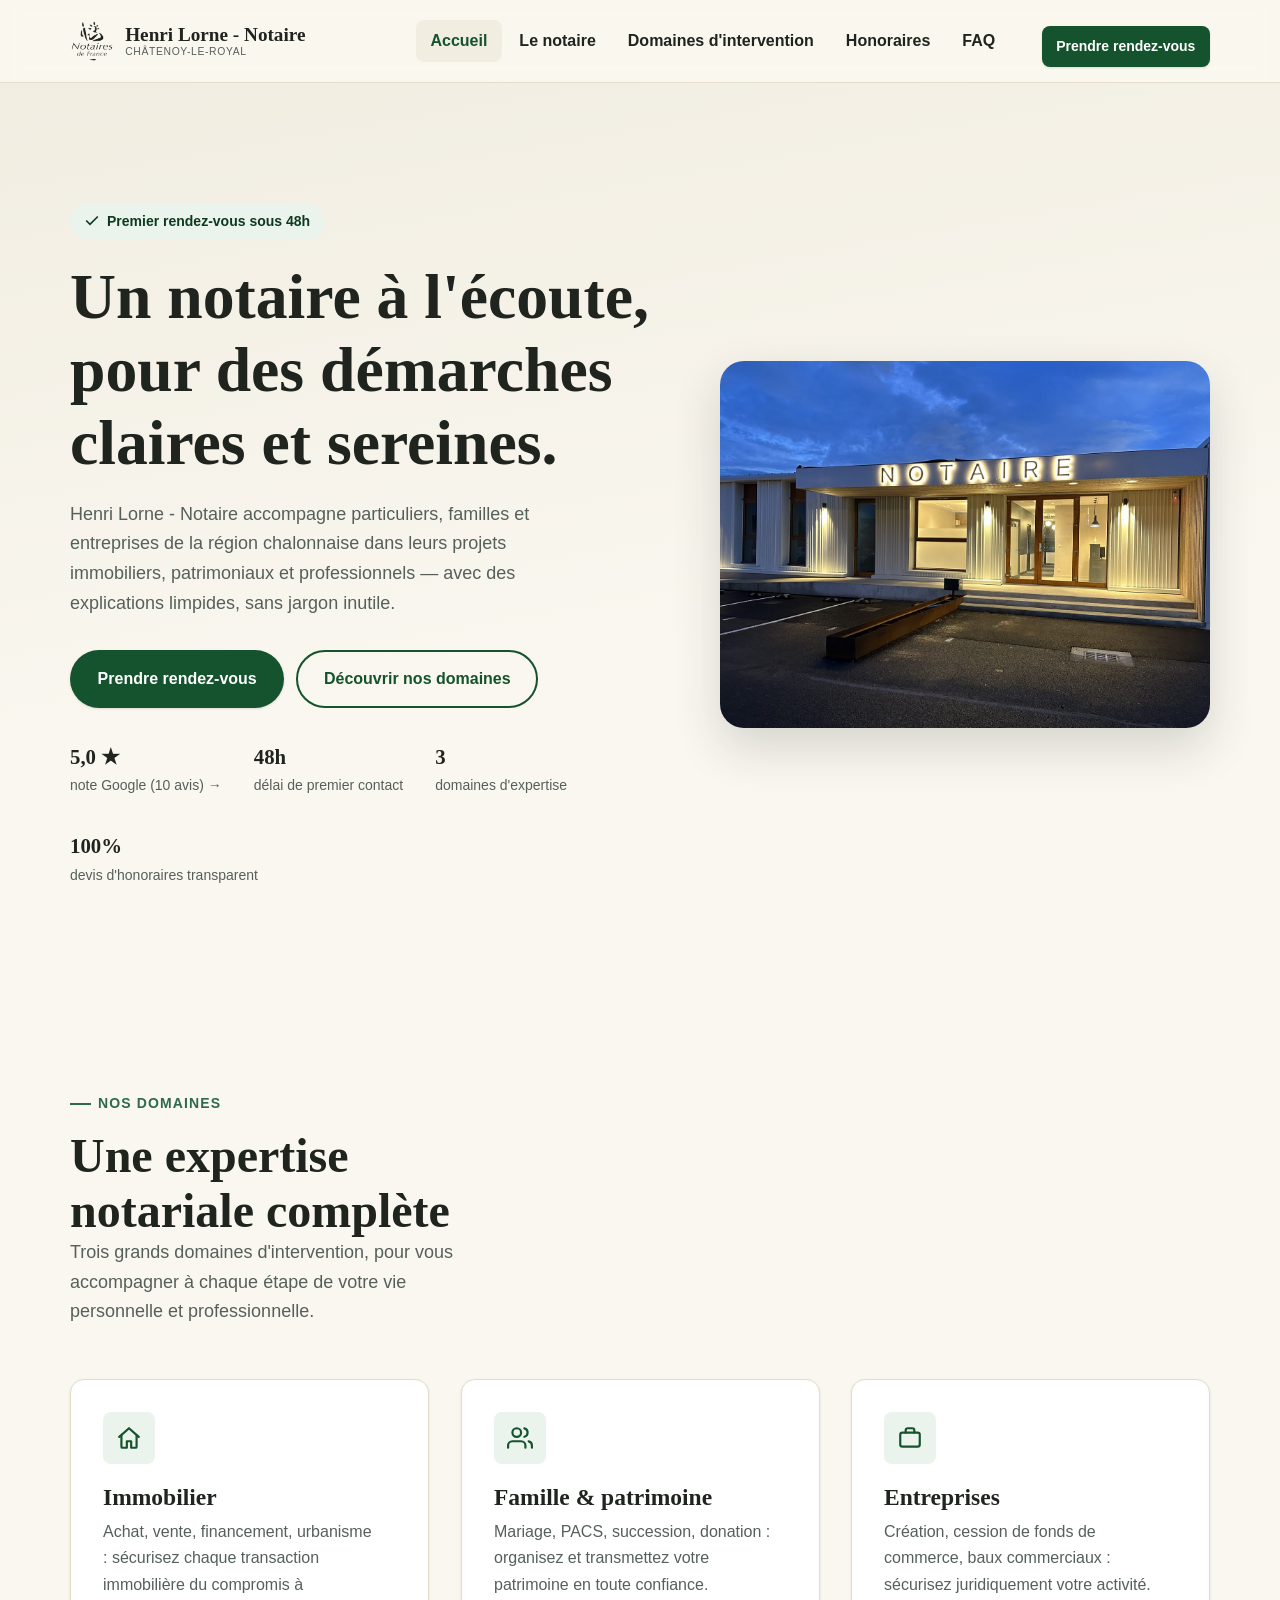
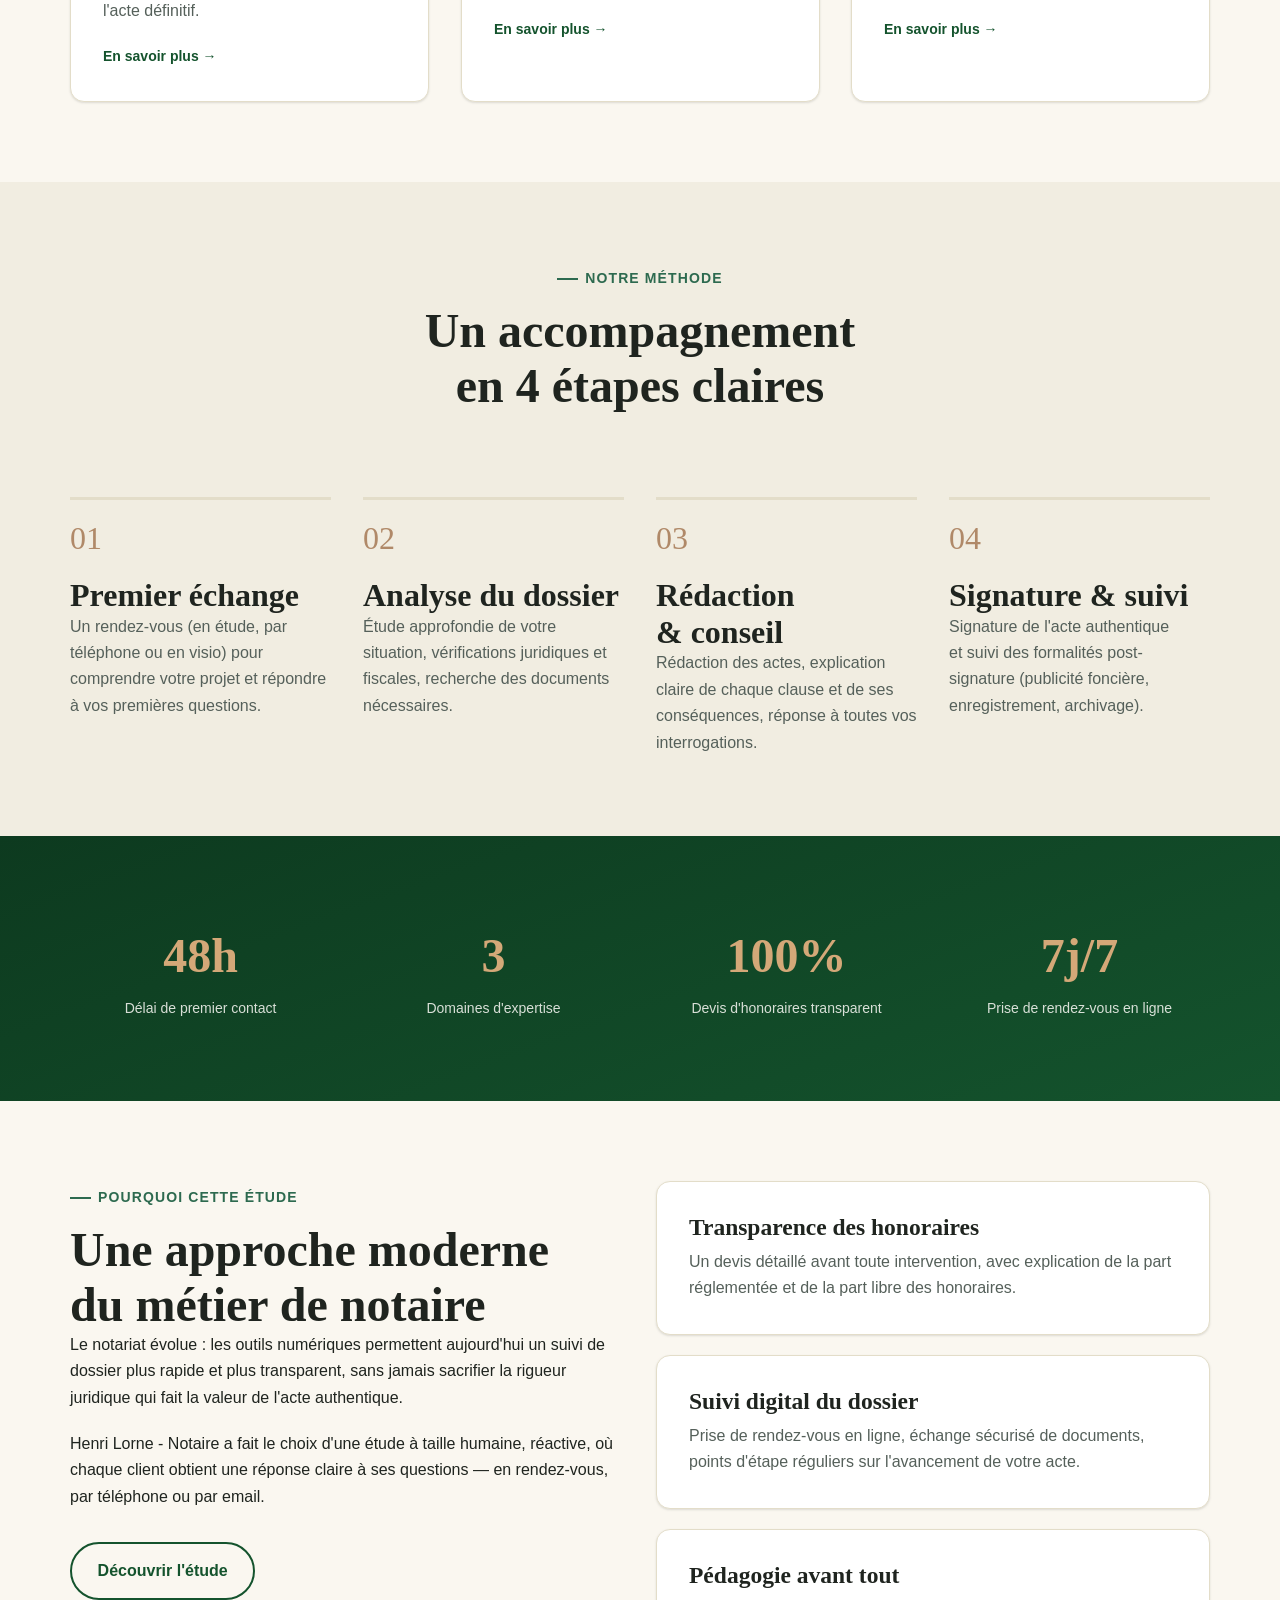
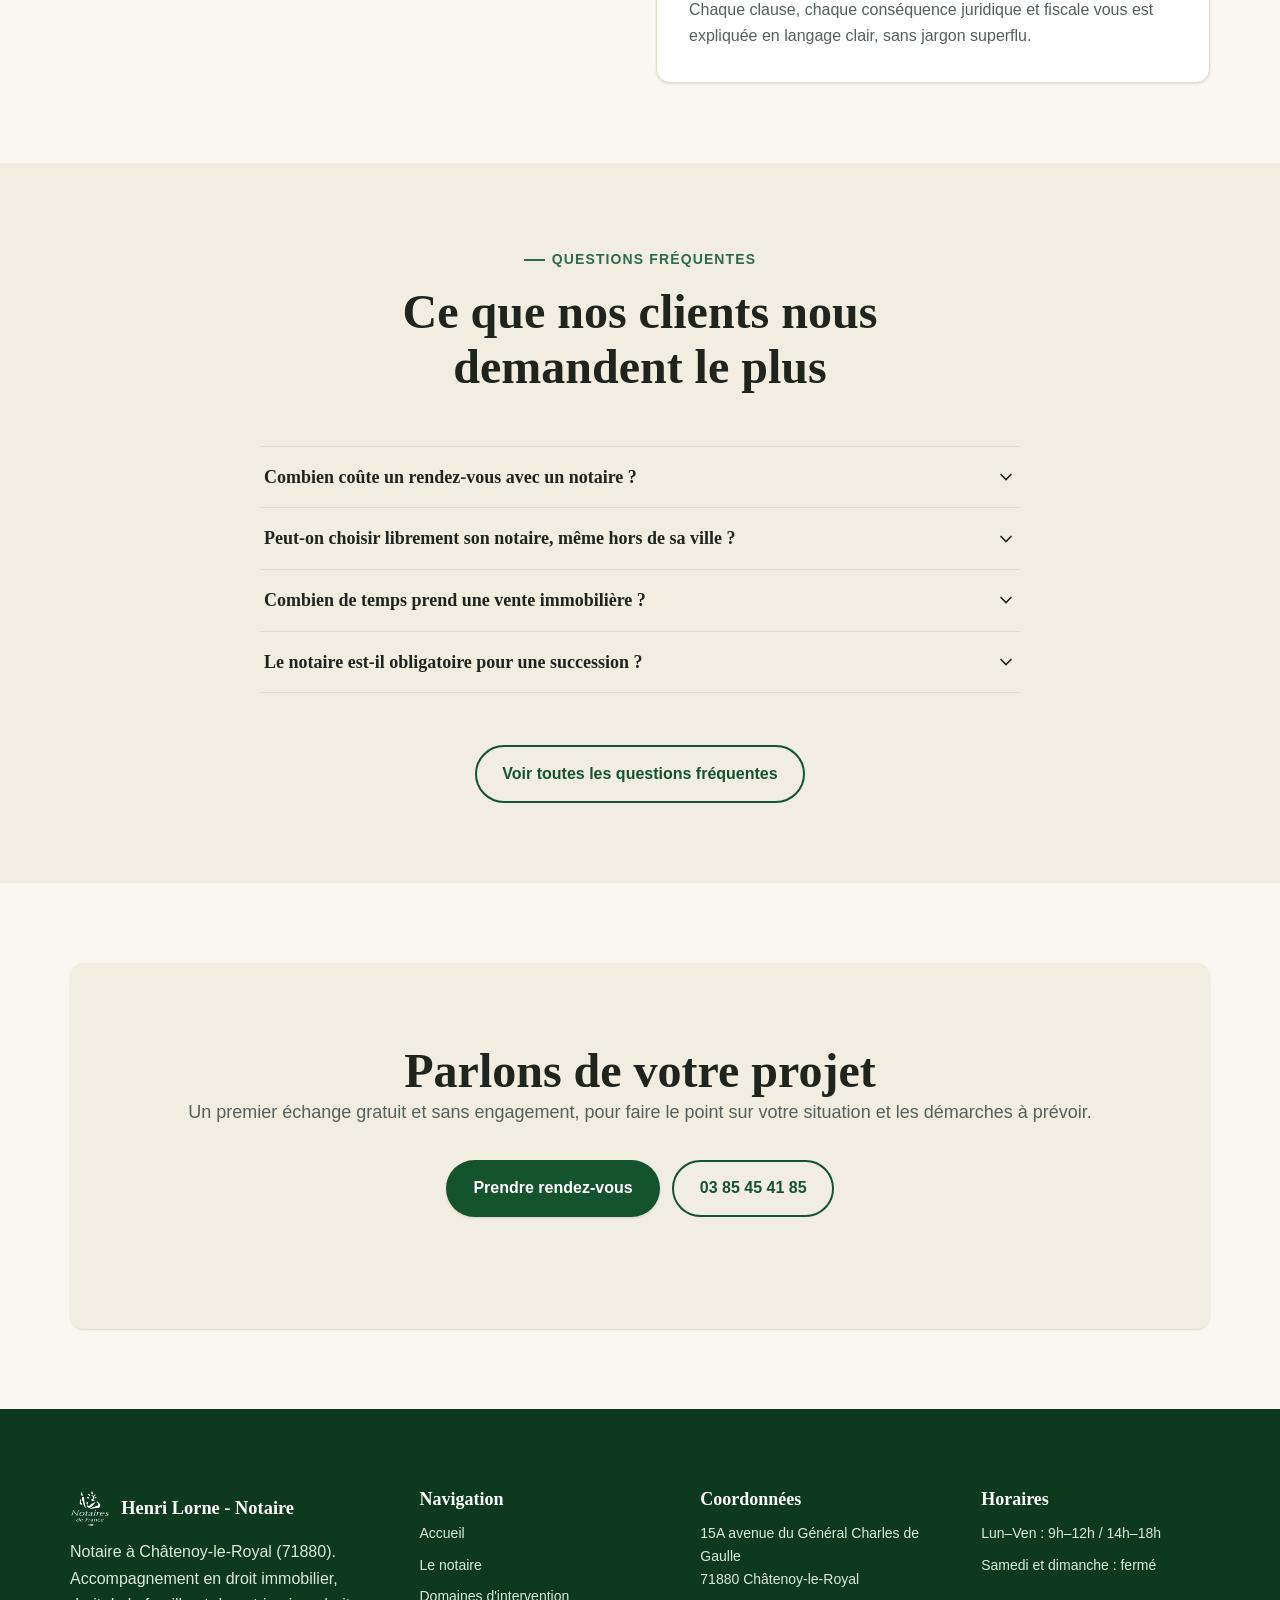
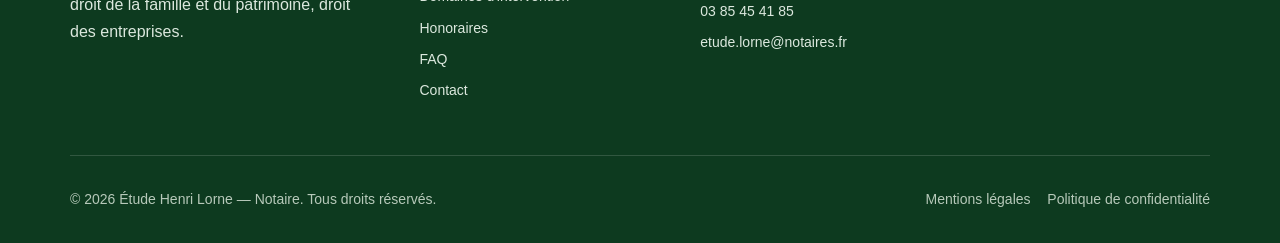
<file: index.html>
<!doctype html>
<html lang="fr">
<head>
  <meta charset="UTF-8">
  <meta name="viewport" content="width=device-width, initial-scale=1">
  <title>Henri Lorne - Notaire — Châtenoy-le-Royal | Immobilier, Famille, Entreprises</title>
  <meta name="description" content="Étude notariale à Châtenoy-le-Royal (71880). Henri Lorne - Notaire vous accompagne pour vos projets immobiliers, successions, donations, contrats de mariage et opérations d'entreprise. Premier rendez-vous sous 48h.">
  <link rel="canonical" href="https://lorne.notaires.fr/">

  <meta property="og:type" content="website">
  <meta property="og:site_name" content="Henri Lorne - Notaire">
  <meta property="og:title" content="Henri Lorne - Notaire — Châtenoy-le-Royal">
  <meta property="og:description" content="Immobilier, famille & patrimoine, entreprises : une étude notariale moderne et réactive à Châtenoy-le-Royal.">
  <meta property="og:url" content="https://lorne.notaires.fr/">
  <meta property="og:image" content="https://lorne.notaires.fr/assets/img/og-image.jpg">
  <meta property="og:locale" content="fr_FR">
  <meta name="twitter:card" content="summary_large_image">
  <meta name="twitter:title" content="Henri Lorne - Notaire — Châtenoy-le-Royal">
  <meta name="twitter:description" content="Immobilier, famille & patrimoine, entreprises : une étude notariale moderne et réactive à Châtenoy-le-Royal.">
  <meta name="twitter:image" content="https://lorne.notaires.fr/assets/img/og-image.jpg">

  <link rel="icon" href="/assets/img/favicon.svg" type="image/svg+xml">
  <link rel="icon" href="/assets/img/favicon-32.png" sizes="32x32" type="image/png">
  <link rel="apple-touch-icon" href="/assets/img/apple-touch-icon.png">
  <link rel="manifest" href="/site.webmanifest">
  <meta name="theme-color" content="#14532d">
  <link rel="stylesheet" href="/assets/css/style.css?v=6">

  <script type="application/ld+json">
  {
    "@context": "https://schema.org",
    "@type": "LegalService",
    "@id": "https://lorne.notaires.fr/#organization",
    "name": "Étude notariale Henri Lorne",
    "alternateName": "Henri Lorne - Notaire",
    "description": "Étude notariale à Châtenoy-le-Royal intervenant en droit immobilier, droit de la famille et du patrimoine, droit des entreprises.",
    "image": "https://lorne.notaires.fr/assets/img/og-image.jpg",
    "logo": "https://lorne.notaires.fr/assets/img/icon-512.png",
    "url": "https://lorne.notaires.fr/",
    "telephone": "+33385454185",
    "email": "etude.lorne@notaires.fr",
    "priceRange": "€€",
    "address": {
      "@type": "PostalAddress",
      "streetAddress": "15A avenue du Général Charles de Gaulle",
      "addressLocality": "Châtenoy-le-Royal",
      "postalCode": "71880",
      "addressCountry": "FR"
    },
    "geo": { "@type": "GeoCoordinates", "latitude": 46.7936, "longitude": 4.8306 },
    "areaServed": [{ "@type": "City", "name": "Châtenoy-le-Royal" }, { "@type": "City", "name": "Chalon-sur-Saône" }, { "@type": "AdministrativeArea", "name": "Saône-et-Loire" }],
    "openingHoursSpecification": [
      { "@type": "OpeningHoursSpecification", "dayOfWeek": ["Monday","Tuesday","Wednesday","Thursday","Friday"], "opens": "09:00", "closes": "12:00" },
      { "@type": "OpeningHoursSpecification", "dayOfWeek": ["Monday","Tuesday","Wednesday","Thursday","Friday"], "opens": "14:00", "closes": "18:00" }
    ],
    "founder": { "@type": "Person", "name": "Henri Lorne", "jobTitle": "Notaire" },
    "aggregateRating": { "@type": "AggregateRating", "ratingValue": "5.0", "reviewCount": "10" },
    "sameAs": []
  }
  </script>
</head>
<body>
  <a class="skip-link" href="#main">Aller au contenu principal</a>

  <header class="site-header">
    <div class="container header-bar">
      <a class="brand" href="/">
        <picture>
          <source srcset="/assets/img/ndf-logo-white.png" media="(prefers-color-scheme: dark)">
          <img class="brand__mark" src="/assets/img/ndf-logo-dark.png" alt="" width="44" height="42">
        </picture>
        <span class="brand__text">Henri Lorne - Notaire<small>Châtenoy-le-Royal</small></span>
      </a>
      <button class="nav-toggle" aria-expanded="false" aria-controls="main-nav" aria-label="Ouvrir le menu">
        <svg class="icon-open" viewBox="0 0 24 24" fill="none" stroke="currentColor" stroke-width="2" stroke-linecap="round"><line x1="3" y1="6" x2="21" y2="6"/><line x1="3" y1="12" x2="21" y2="12"/><line x1="3" y1="18" x2="21" y2="18"/></svg>
        <svg class="icon-close" viewBox="0 0 24 24" fill="none" stroke="currentColor" stroke-width="2" stroke-linecap="round"><line x1="5" y1="5" x2="19" y2="19"/><line x1="19" y1="5" x2="5" y2="19"/></svg>
      </button>
      <nav id="main-nav" class="main-nav" aria-label="Navigation principale">
        <div class="main-nav-inner">
          <ul>
            <li><a href="/" aria-current="page">Accueil</a></li>
            <li><a href="/le-notaire/">Le notaire</a></li>
            <li><a href="/domaines-intervention/">Domaines d'intervention</a></li>
            <li><a href="/honoraires/">Honoraires</a></li>
            <li><a href="/faq/">FAQ</a></li>
          </ul>
          <a class="btn btn--primary btn--sm nav-cta" href="/contact/">Prendre rendez-vous</a>
        </div>
      </nav>
    </div>
  </header>

  <main id="main">

    <section class="hero">
      <div class="container hero__inner">
        <div>
          <p class="hero__badge">
            <svg width="16" height="16" viewBox="0 0 24 24" fill="none" stroke="currentColor" stroke-width="2.5" stroke-linecap="round"><polyline points="20 6 9 17 4 12"/></svg>
            Premier rendez-vous sous 48h
          </p>
          <h1>Un notaire à l'écoute, pour des démarches claires et sereines.</h1>
          <p class="lede">Henri Lorne - Notaire accompagne particuliers, familles et entreprises de la région chalonnaise dans leurs projets immobiliers, patrimoniaux et professionnels — avec des explications limpides, sans jargon inutile.</p>
          <div class="hero__actions">
            <a class="btn btn--primary" href="/contact/">Prendre rendez-vous</a>
            <a class="btn btn--outline-dark" href="/domaines-intervention/">Découvrir nos domaines</a>
          </div>
          <div class="hero__trust">
            <a href="https://www.google.com/maps/search/?api=1&query=Henri+Lorne+Notaire+15A+avenue+du+G%C3%A9n%C3%A9ral+Charles+de+Gaulle+Ch%C3%A2tenoy-le-Royal" target="_blank" rel="noopener noreferrer">
              <strong>5,0 ★</strong> note Google (10 avis) →
            </a>
            <div><strong>48h</strong> délai de premier contact</div>
            <div><strong>3</strong> domaines d'expertise</div>
            <div><strong>100%</strong> devis d'honoraires transparent</div>
          </div>
        </div>
        <div class="hero__art" style="aspect-ratio: 4/3" data-reveal>
          <img src="/assets/img/etude-facade.jpg" alt="Façade de l'étude notariale de Henri Lorne - Notaire, avenue du Général Charles de Gaulle à Châtenoy-le-Royal, de nuit" width="1600" height="1200" fetchpriority="high">
        </div>
      </div>
    </section>

    <section class="section" aria-labelledby="domaines-title">
      <div class="container">
        <div class="section-head" data-reveal>
          <p class="eyebrow">Nos domaines</p>
          <h2 id="domaines-title">Une expertise notariale complète</h2>
          <p class="lede">Trois grands domaines d'intervention, pour vous accompagner à chaque étape de votre vie personnelle et professionnelle.</p>
        </div>
        <div class="grid grid--3">

          <a class="card card--link" href="/domaines-intervention/#immobilier" data-reveal>
            <div class="card__icon">
              <svg viewBox="0 0 24 24" fill="none" stroke="currentColor" stroke-width="2" stroke-linecap="round" stroke-linejoin="round"><path d="M3 11l9-8 9 8"/><path d="M5 10v10a1 1 0 0 0 1 1h4v-6h4v6h4a1 1 0 0 0 1-1V10"/></svg>
            </div>
            <h3>Immobilier</h3>
            <p>Achat, vente, financement, urbanisme : sécurisez chaque transaction immobilière du compromis à l'acte définitif.</p>
            <span class="card__more">En savoir plus →</span>
          </a>

          <a class="card card--link" href="/domaines-intervention/#famille" data-reveal>
            <div class="card__icon">
              <svg viewBox="0 0 24 24" fill="none" stroke="currentColor" stroke-width="2" stroke-linecap="round" stroke-linejoin="round"><path d="M17 21v-2a4 4 0 0 0-4-4H5a4 4 0 0 0-4 4v2"/><circle cx="9" cy="7" r="4"/><path d="M23 21v-2a4 4 0 0 0-3-3.87"/><path d="M16 3.13a4 4 0 0 1 0 7.75"/></svg>
            </div>
            <h3>Famille &amp; patrimoine</h3>
            <p>Mariage, PACS, succession, donation : organisez et transmettez votre patrimoine en toute confiance.</p>
            <span class="card__more">En savoir plus →</span>
          </a>

          <a class="card card--link" href="/domaines-intervention/#entreprises" data-reveal>
            <div class="card__icon">
              <svg viewBox="0 0 24 24" fill="none" stroke="currentColor" stroke-width="2" stroke-linecap="round" stroke-linejoin="round"><rect x="3" y="7" width="18" height="13" rx="2"/><path d="M8 7V5a2 2 0 0 1 2-2h4a2 2 0 0 1 2 2v2"/></svg>
            </div>
            <h3>Entreprises</h3>
            <p>Création, cession de fonds de commerce, baux commerciaux : sécurisez juridiquement votre activité.</p>
            <span class="card__more">En savoir plus →</span>
          </a>

        </div>
      </div>
    </section>

    <section class="section section--alt" aria-labelledby="process-title">
      <div class="container">
        <div class="section-head section-head--center" data-reveal>
          <p class="eyebrow">Notre méthode</p>
          <h2 id="process-title">Un accompagnement en 4 étapes claires</h2>
        </div>
        <ol class="steps">
          <li data-reveal>
            <h3>Premier échange</h3>
            <p class="text-muted">Un rendez-vous (en étude, par téléphone ou en visio) pour comprendre votre projet et répondre à vos premières questions.</p>
          </li>
          <li data-reveal>
            <h3>Analyse du dossier</h3>
            <p class="text-muted">Étude approfondie de votre situation, vérifications juridiques et fiscales, recherche des documents nécessaires.</p>
          </li>
          <li data-reveal>
            <h3>Rédaction &amp; conseil</h3>
            <p class="text-muted">Rédaction des actes, explication claire de chaque clause et de ses conséquences, réponse à toutes vos interrogations.</p>
          </li>
          <li data-reveal>
            <h3>Signature &amp; suivi</h3>
            <p class="text-muted">Signature de l'acte authentique et suivi des formalités post-signature (publicité foncière, enregistrement, archivage).</p>
          </li>
        </ol>
      </div>
    </section>

    <section class="section section--primary" aria-labelledby="chiffres-title">
      <div class="container">
        <h2 id="chiffres-title" class="sr-only">L'étude en quelques chiffres</h2>
        <div class="stat-row">
          <div><strong>48h</strong><span>Délai de premier contact</span></div>
          <div><strong>3</strong><span>Domaines d'expertise</span></div>
          <div><strong>100%</strong><span>Devis d'honoraires transparent</span></div>
          <div><strong>7j/7</strong><span>Prise de rendez-vous en ligne</span></div>
        </div>
      </div>
    </section>

    <section class="section" aria-labelledby="pourquoi-title">
      <div class="container grid grid--2">
        <div data-reveal>
          <p class="eyebrow">Pourquoi cette étude</p>
          <h2 id="pourquoi-title">Une approche moderne du métier de notaire</h2>
          <div class="flow">
            <p>Le notariat évolue : les outils numériques permettent aujourd'hui un suivi de dossier plus rapide et plus transparent, sans jamais sacrifier la rigueur juridique qui fait la valeur de l'acte authentique.</p>
            <p>Henri Lorne - Notaire a fait le choix d'une étude à taille humaine, réactive, où chaque client obtient une réponse claire à ses questions — en rendez-vous, par téléphone ou par email.</p>
          </div>
          <a class="btn btn--outline-dark mt-lg" href="/le-notaire/">Découvrir l'étude</a>
        </div>
        <div class="grid" style="gap: var(--space-md)">
          <div class="card" data-reveal>
            <h3>Transparence des honoraires</h3>
            <p>Un devis détaillé avant toute intervention, avec explication de la part réglementée et de la part libre des honoraires.</p>
          </div>
          <div class="card" data-reveal>
            <h3>Suivi digital du dossier</h3>
            <p>Prise de rendez-vous en ligne, échange sécurisé de documents, points d'étape réguliers sur l'avancement de votre acte.</p>
          </div>
          <div class="card" data-reveal>
            <h3>Pédagogie avant tout</h3>
            <p>Chaque clause, chaque conséquence juridique et fiscale vous est expliquée en langage clair, sans jargon superflu.</p>
          </div>
        </div>
      </div>
    </section>

    <section class="section section--alt" aria-labelledby="faq-title">
      <div class="container">
        <div class="section-head section-head--center" data-reveal>
          <p class="eyebrow">Questions fréquentes</p>
          <h2 id="faq-title">Ce que nos clients nous demandent le plus</h2>
        </div>
        <div class="accordion" style="max-width: 760px; margin-inline:auto">

          <div class="accordion-item">
            <h3>
              <button class="accordion-trigger" aria-expanded="false" aria-controls="faq-panel-1" id="faq-trigger-1">
                Combien coûte un rendez-vous avec un notaire ?
                <svg class="chevron" viewBox="0 0 24 24" fill="none" stroke="currentColor" stroke-width="2" stroke-linecap="round"><polyline points="6 9 12 15 18 9"/></svg>
              </button>
            </h3>
            <div class="accordion-panel" id="faq-panel-1" role="region" aria-labelledby="faq-trigger-1">
              <div class="accordion-panel__inner">
                <p>Le premier rendez-vous de conseil est gratuit et sans engagement. Les honoraires ne sont dus qu'à partir du moment où une prestation (rédaction d'acte, consultation approfondie) est engagée, et un devis vous est systématiquement communiqué au préalable.</p>
              </div>
            </div>
          </div>

          <div class="accordion-item">
            <h3>
              <button class="accordion-trigger" aria-expanded="false" aria-controls="faq-panel-2" id="faq-trigger-2">
                Peut-on choisir librement son notaire, même hors de sa ville ?
                <svg class="chevron" viewBox="0 0 24 24" fill="none" stroke="currentColor" stroke-width="2" stroke-linecap="round"><polyline points="6 9 12 15 18 9"/></svg>
              </button>
            </h3>
            <div class="accordion-panel" id="faq-panel-2" role="region" aria-labelledby="faq-trigger-2">
              <div class="accordion-panel__inner">
                <p>Oui. En France, le choix du notaire est totalement libre, quel que soit le lieu du bien ou votre lieu de résidence. Vous pouvez également faire appel à deux notaires pour un même dossier (le vôtre et celui de l'autre partie), sans frais supplémentaires : les honoraires sont alors partagés entre les deux études.</p>
              </div>
            </div>
          </div>

          <div class="accordion-item">
            <h3>
              <button class="accordion-trigger" aria-expanded="false" aria-controls="faq-panel-3" id="faq-trigger-3">
                Combien de temps prend une vente immobilière ?
                <svg class="chevron" viewBox="0 0 24 24" fill="none" stroke="currentColor" stroke-width="2" stroke-linecap="round"><polyline points="6 9 12 15 18 9"/></svg>
              </button>
            </h3>
            <div class="accordion-panel" id="faq-panel-3" role="region" aria-labelledby="faq-trigger-3">
              <div class="accordion-panel__inner">
                <p>Comptez en moyenne 3 mois entre la signature du compromis et celle de l'acte authentique de vente, le temps de purger le délai de rétractation, d'obtenir l'accord de financement de l'acquéreur et de réunir les pièces d'urbanisme (droit de préemption, diagnostics, etc.).</p>
              </div>
            </div>
          </div>

          <div class="accordion-item">
            <h3>
              <button class="accordion-trigger" aria-expanded="false" aria-controls="faq-panel-4" id="faq-trigger-4">
                Le notaire est-il obligatoire pour une succession ?
                <svg class="chevron" viewBox="0 0 24 24" fill="none" stroke="currentColor" stroke-width="2" stroke-linecap="round"><polyline points="6 9 12 15 18 9"/></svg>
              </button>
            </h3>
            <div class="accordion-panel" id="faq-panel-4" role="region" aria-labelledby="faq-trigger-4">
              <div class="accordion-panel__inner">
                <p>Il l'est dès que la succession comprend un bien immobilier, dépasse 5 000 €, ou implique un testament ou une donation entre époux. Dans les autres cas, il reste vivement recommandé pour sécuriser le partage entre héritiers.</p>
              </div>
            </div>
          </div>

        </div>
        <p class="center mt-xl"><a class="btn btn--outline-dark" href="/faq/">Voir toutes les questions fréquentes</a></p>
      </div>
    </section>

    <section class="section" aria-labelledby="cta-title">
      <div class="container">
        <div class="card center" style="padding: var(--space-2xl); background: var(--color-bg-alt); border: none;" data-reveal>
          <h2 id="cta-title">Parlons de votre projet</h2>
          <p class="lede" style="margin-inline:auto">Un premier échange gratuit et sans engagement, pour faire le point sur votre situation et les démarches à prévoir.</p>
          <div class="hero__actions center" style="justify-content: center; margin-top: var(--space-lg)">
            <a class="btn btn--primary" href="/contact/">Prendre rendez-vous</a>
            <a class="btn btn--outline-dark" href="tel:+33385454185">03 85 45 41 85</a>
          </div>
        </div>
      </div>
    </section>

  </main>

  <footer class="site-footer">
    <div class="container">
      <div class="footer-grid">
        <div>
          <div class="footer-brand">
            <img class="brand__mark" src="/assets/img/ndf-logo-white.png" alt="" width="40" height="38">
            Henri Lorne - Notaire
          </div>
          <p>Notaire à Châtenoy-le-Royal (71880). Accompagnement en droit immobilier, droit de la famille et du patrimoine, droit des entreprises.</p>
        </div>
        <div>
          <h2>Navigation</h2>
          <ul>
            <li><a href="/">Accueil</a></li>
            <li><a href="/le-notaire/">Le notaire</a></li>
            <li><a href="/domaines-intervention/">Domaines d'intervention</a></li>
            <li><a href="/honoraires/">Honoraires</a></li>
            <li><a href="/faq/">FAQ</a></li>
            <li><a href="/contact/">Contact</a></li>
          </ul>
        </div>
        <div>
          <h2>Coordonnées</h2>
          <ul>
            <li>15A avenue du Général Charles de Gaulle<br>71880 Châtenoy-le-Royal</li>
            <li><a href="tel:+33385454185">03 85 45 41 85</a></li>
            <li><a href="mailto:etude.lorne@notaires.fr">etude.lorne@notaires.fr</a></li>
          </ul>
        </div>
        <div>
          <h2>Horaires</h2>
          <ul>
            <li>Lun–Ven : 9h–12h / 14h–18h</li>
            <li>Samedi et dimanche : fermé</li>
          </ul>
        </div>
      </div>
      <div class="footer-bottom">
        <p>© <span data-current-year>2026</span> Étude Henri Lorne — Notaire. Tous droits réservés.</p>
        <ul>
          <li><a href="/mentions-legales/">Mentions légales</a></li>
          <li><a href="/politique-confidentialite/">Politique de confidentialité</a></li>
        </ul>
      </div>
    </div>
  </footer>

  <script src="/assets/js/main.js?v=4" defer></script>
</body>
</html>
</file>
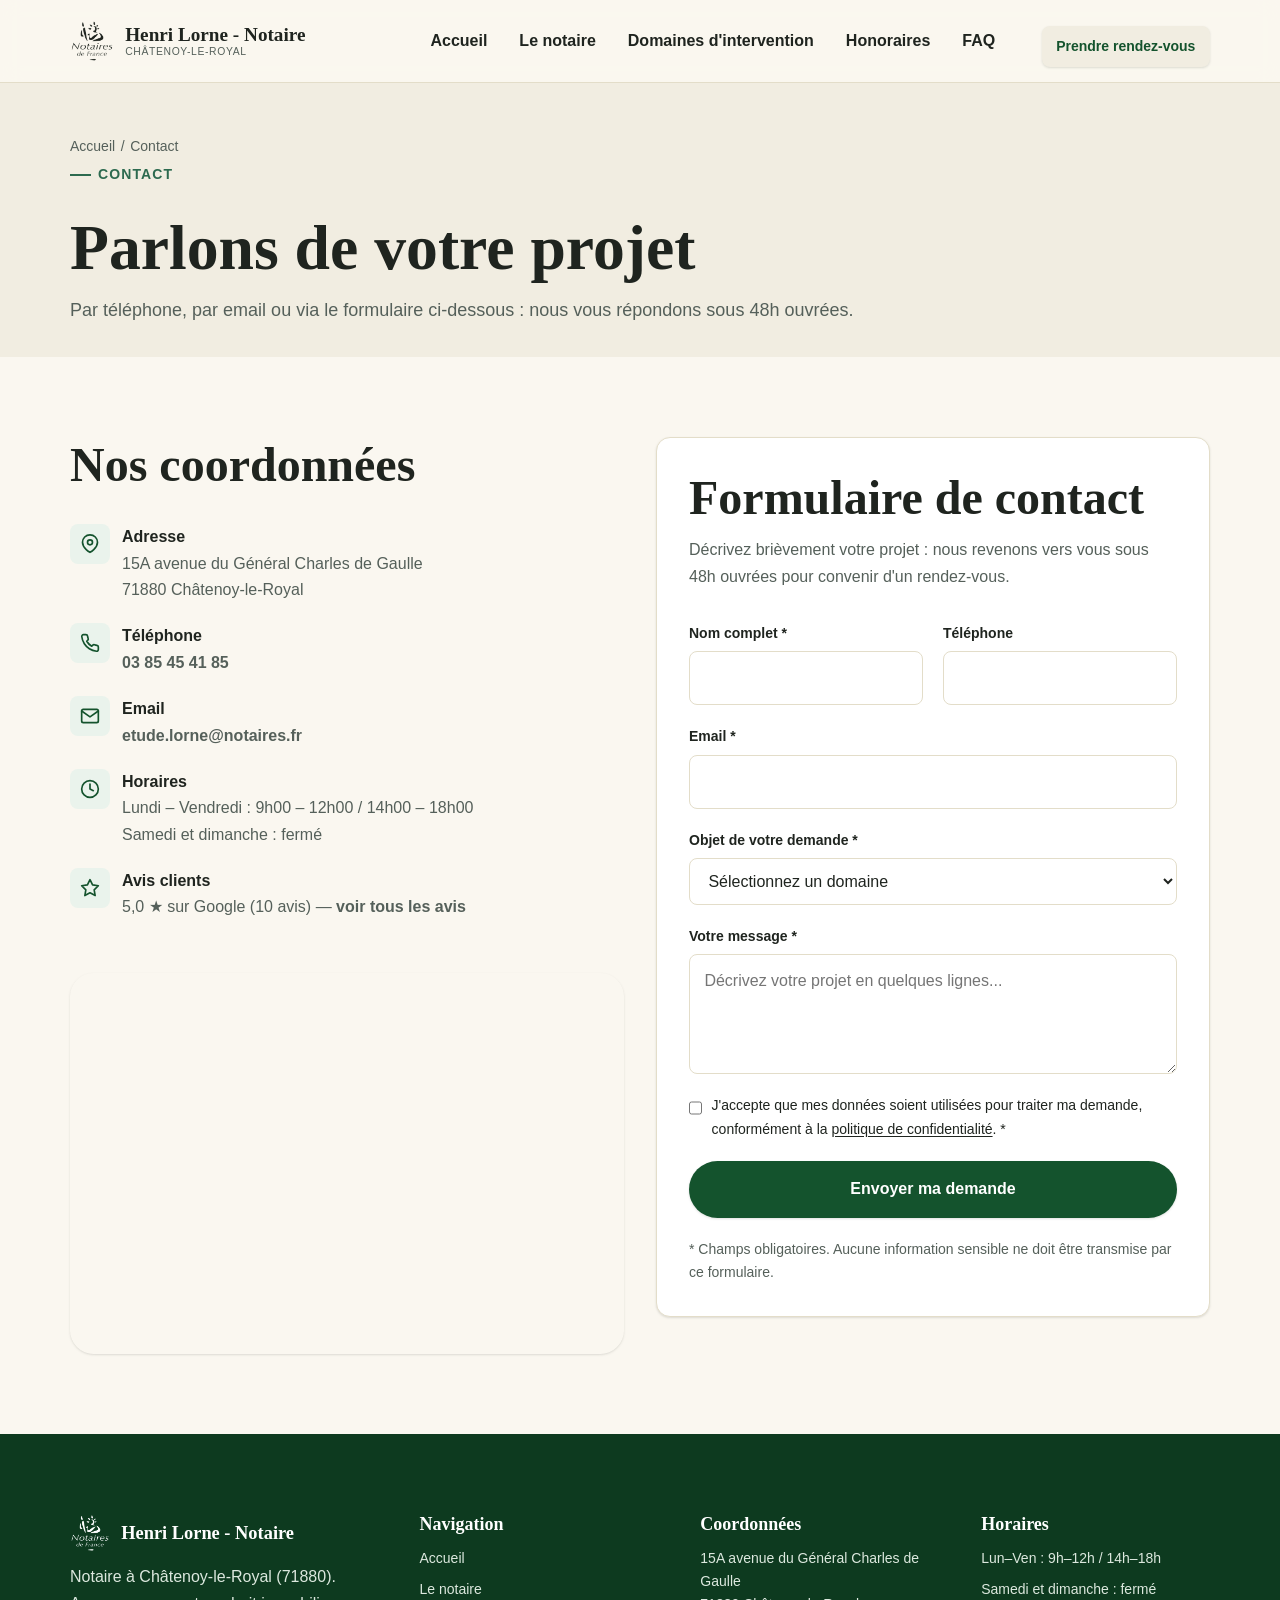
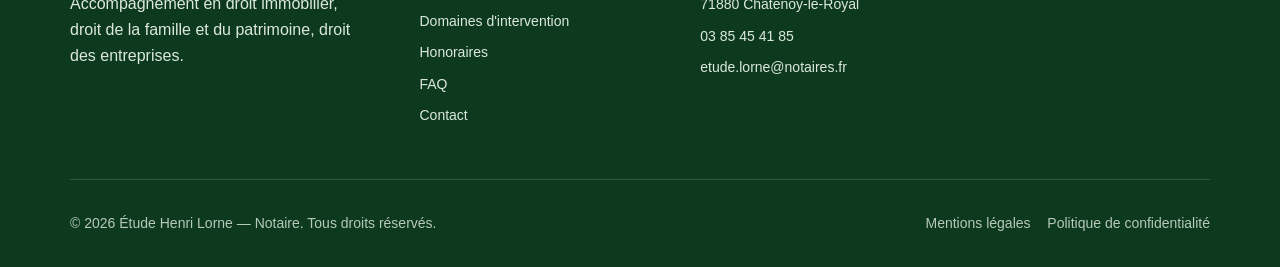
<file: contact/index.html>
<!doctype html>
<html lang="fr">
<head>
  <meta charset="UTF-8">
  <meta name="viewport" content="width=device-width, initial-scale=1">
  <title>Contact &amp; prise de rendez-vous — Notaire à Châtenoy-le-Royal | Henri Lorne - Notaire</title>
  <meta name="description" content="Contactez l'étude de Henri Lorne - Notaire à Châtenoy-le-Royal (71880) : téléphone, email, adresse, horaires et formulaire de prise de rendez-vous en ligne.">
  <link rel="canonical" href="https://lorne.notaires.fr/contact/">

  <meta property="og:type" content="website">
  <meta property="og:site_name" content="Henri Lorne - Notaire">
  <meta property="og:title" content="Contact — Henri Lorne - Notaire, Châtenoy-le-Royal">
  <meta property="og:description" content="Coordonnées, horaires et formulaire de prise de rendez-vous.">
  <meta property="og:url" content="https://lorne.notaires.fr/contact/">
  <meta property="og:image" content="https://lorne.notaires.fr/assets/img/og-image.jpg">
  <meta property="og:locale" content="fr_FR">
  <meta name="twitter:card" content="summary_large_image">

  <link rel="icon" href="/assets/img/favicon.svg" type="image/svg+xml">
  <link rel="icon" href="/assets/img/favicon-32.png" sizes="32x32" type="image/png">
  <link rel="apple-touch-icon" href="/assets/img/apple-touch-icon.png">
  <link rel="manifest" href="/site.webmanifest">
  <meta name="theme-color" content="#14532d">
  <link rel="stylesheet" href="/assets/css/style.css?v=6">

  <script type="application/ld+json">
  {
    "@context": "https://schema.org",
    "@type": "BreadcrumbList",
    "itemListElement": [
      { "@type": "ListItem", "position": 1, "name": "Accueil", "item": "https://lorne.notaires.fr/" },
      { "@type": "ListItem", "position": 2, "name": "Contact", "item": "https://lorne.notaires.fr/contact/" }
    ]
  }
  </script>
</head>
<body>
  <a class="skip-link" href="#main">Aller au contenu principal</a>

  <header class="site-header">
    <div class="container header-bar">
      <a class="brand" href="/">
        <picture>
          <source srcset="/assets/img/ndf-logo-white.png" media="(prefers-color-scheme: dark)">
          <img class="brand__mark" src="/assets/img/ndf-logo-dark.png" alt="" width="44" height="42">
        </picture>
        <span class="brand__text">Henri Lorne - Notaire<small>Châtenoy-le-Royal</small></span>
      </a>
      <button class="nav-toggle" aria-expanded="false" aria-controls="main-nav" aria-label="Ouvrir le menu">
        <svg class="icon-open" viewBox="0 0 24 24" fill="none" stroke="currentColor" stroke-width="2" stroke-linecap="round"><line x1="3" y1="6" x2="21" y2="6"/><line x1="3" y1="12" x2="21" y2="12"/><line x1="3" y1="18" x2="21" y2="18"/></svg>
        <svg class="icon-close" viewBox="0 0 24 24" fill="none" stroke="currentColor" stroke-width="2" stroke-linecap="round"><line x1="5" y1="5" x2="19" y2="19"/><line x1="19" y1="5" x2="5" y2="19"/></svg>
      </button>
      <nav id="main-nav" class="main-nav" aria-label="Navigation principale">
        <div class="main-nav-inner">
          <ul>
            <li><a href="/">Accueil</a></li>
            <li><a href="/le-notaire/">Le notaire</a></li>
            <li><a href="/domaines-intervention/">Domaines d'intervention</a></li>
            <li><a href="/honoraires/">Honoraires</a></li>
            <li><a href="/faq/">FAQ</a></li>
          </ul>
          <a class="btn btn--primary btn--sm nav-cta" href="/contact/" aria-current="page">Prendre rendez-vous</a>
        </div>
      </nav>
    </div>
  </header>

  <main id="main">

    <div class="page-header">
      <div class="container">
        <ol class="breadcrumb">
          <li><a href="/">Accueil</a></li>
          <li aria-current="page">Contact</li>
        </ol>
        <p class="eyebrow">Contact</p>
        <h1>Parlons de votre projet</h1>
        <p class="lede">Par téléphone, par email ou via le formulaire ci-dessous : nous vous répondons sous 48h ouvrées.</p>
      </div>
    </div>

    <section class="section">
      <div class="container grid grid--2" style="align-items:start">

        <div data-reveal>
          <h2 style="margin-bottom: var(--space-lg)">Nos coordonnées</h2>
          <ul class="info-list">
            <li>
              <span class="icon"><svg viewBox="0 0 24 24" fill="none" stroke="currentColor" stroke-width="2" stroke-linecap="round" stroke-linejoin="round"><path d="M21 10c0 7-9 12-9 12S3 17 3 10a9 9 0 0 1 18 0z"/><circle cx="12" cy="10" r="3"/></svg></span>
              <div><strong>Adresse</strong><p class="text-muted">15A avenue du Général Charles de Gaulle<br>71880 Châtenoy-le-Royal</p></div>
            </li>
            <li>
              <span class="icon"><svg viewBox="0 0 24 24" fill="none" stroke="currentColor" stroke-width="2" stroke-linecap="round" stroke-linejoin="round"><path d="M22 16.92v3a2 2 0 0 1-2.18 2 19.79 19.79 0 0 1-8.63-3.07 19.5 19.5 0 0 1-6-6 19.79 19.79 0 0 1-3.07-8.67A2 2 0 0 1 4.11 2h3a2 2 0 0 1 2 1.72c.127.96.362 1.903.7 2.81a2 2 0 0 1-.45 2.11L8.09 9.91a16 16 0 0 0 6 6l1.27-1.27a2 2 0 0 1 2.11-.45c.907.338 1.85.573 2.81.7A2 2 0 0 1 22 16.92z"/></svg></span>
              <div><strong>Téléphone</strong><p class="text-muted"><a href="tel:+33385454185">03 85 45 41 85</a></p></div>
            </li>
            <li>
              <span class="icon"><svg viewBox="0 0 24 24" fill="none" stroke="currentColor" stroke-width="2" stroke-linecap="round" stroke-linejoin="round"><path d="M4 4h16c1.1 0 2 .9 2 2v12c0 1.1-.9 2-2 2H4c-1.1 0-2-.9-2-2V6c0-1.1.9-2 2-2z"/><polyline points="22,6 12,13 2,6"/></svg></span>
              <div><strong>Email</strong><p class="text-muted"><a href="mailto:etude.lorne@notaires.fr">etude.lorne@notaires.fr</a></p></div>
            </li>
            <li>
              <span class="icon"><svg viewBox="0 0 24 24" fill="none" stroke="currentColor" stroke-width="2" stroke-linecap="round" stroke-linejoin="round"><circle cx="12" cy="12" r="10"/><polyline points="12 6 12 12 16 14"/></svg></span>
              <div><strong>Horaires</strong><p class="text-muted">Lundi – Vendredi : 9h00 – 12h00 / 14h00 – 18h00<br>Samedi et dimanche : fermé</p></div>
            </li>
            <li>
              <span class="icon"><svg viewBox="0 0 24 24" fill="none" stroke="currentColor" stroke-width="2" stroke-linecap="round" stroke-linejoin="round"><polygon points="12 2 15.09 8.26 22 9.27 17 14.14 18.18 21.02 12 17.77 5.82 21.02 7 14.14 2 9.27 8.91 8.26 12 2"/></svg></span>
              <div><strong>Avis clients</strong><p class="text-muted">5,0 ★ sur Google (10 avis) — <a href="https://www.google.com/maps/search/?api=1&query=Henri+Lorne+Notaire+15A+avenue+du+G%C3%A9n%C3%A9ral+Charles+de+Gaulle+Ch%C3%A2tenoy-le-Royal" target="_blank" rel="noopener noreferrer">voir tous les avis</a></p></div>
            </li>
          </ul>

          <div class="hero__art mt-xl" style="aspect-ratio: 16/11; box-shadow: var(--shadow-sm)">
            <iframe
              title="Localisation de l'étude sur la carte"
              src="https://www.openstreetmap.org/export/embed.html?bbox=4.8106%2C46.7836%2C4.8506%2C46.8036&layer=mapnik&marker=46.7936%2C4.8306"
              style="border:0; width:100%; height:100%;"
              loading="lazy"
              referrerpolicy="no-referrer-when-downgrade"></iframe>
          </div>
        </div>

        <div class="card" data-reveal>
          <h2 style="margin-bottom: var(--space-sm)">Formulaire de contact</h2>
          <p class="text-muted mb-lg">Décrivez brièvement votre projet : nous revenons vers vous sous 48h ouvrées pour convenir d'un rendez-vous.</p>

          <div id="form-status" class="form-status" role="status"></div>

          <form id="contact-form" action="https://formspree.io/f/xqerdlop" method="POST" novalidate>
            <div class="form-grid">
              <div class="form-grid form-grid--2col">
                <div class="field">
                  <label for="name">Nom complet *</label>
                  <input type="text" id="name" name="name" autocomplete="name" required>
                </div>
                <div class="field">
                  <label for="phone">Téléphone</label>
                  <input type="tel" id="phone" name="phone" autocomplete="tel">
                </div>
              </div>
              <div class="field">
                <label for="email">Email *</label>
                <input type="email" id="email" name="email" autocomplete="email" required>
              </div>
              <div class="field">
                <label for="subject">Objet de votre demande *</label>
                <select id="subject" name="subject" required>
                  <option value="">Sélectionnez un domaine</option>
                  <option value="Immobilier">Immobilier (achat / vente)</option>
                  <option value="Famille et patrimoine">Famille &amp; patrimoine (succession, donation, mariage...)</option>
                  <option value="Entreprises">Entreprises (cession, bail, société...)</option>
                  <option value="Autre">Autre demande</option>
                </select>
              </div>
              <div class="field">
                <label for="message">Votre message *</label>
                <textarea id="message" name="message" required placeholder="Décrivez votre projet en quelques lignes..."></textarea>
              </div>
              <div class="field field--checkbox">
                <input type="checkbox" id="consent" name="consent" required>
                <label for="consent">J'accepte que mes données soient utilisées pour traiter ma demande, conformément à la <a href="/politique-confidentialite/">politique de confidentialité</a>. *</label>
              </div>
              <button class="btn btn--primary btn--block" type="submit">Envoyer ma demande</button>
              <p class="form-note">* Champs obligatoires. Aucune information sensible ne doit être transmise par ce formulaire.</p>
            </div>
          </form>
        </div>

      </div>
    </section>

  </main>

  <footer class="site-footer">
    <div class="container">
      <div class="footer-grid">
        <div>
          <div class="footer-brand">
            <img class="brand__mark" src="/assets/img/ndf-logo-white.png" alt="" width="40" height="38">
            Henri Lorne - Notaire
          </div>
          <p>Notaire à Châtenoy-le-Royal (71880). Accompagnement en droit immobilier, droit de la famille et du patrimoine, droit des entreprises.</p>
        </div>
        <div>
          <h2>Navigation</h2>
          <ul>
            <li><a href="/">Accueil</a></li>
            <li><a href="/le-notaire/">Le notaire</a></li>
            <li><a href="/domaines-intervention/">Domaines d'intervention</a></li>
            <li><a href="/honoraires/">Honoraires</a></li>
            <li><a href="/faq/">FAQ</a></li>
            <li><a href="/contact/">Contact</a></li>
          </ul>
        </div>
        <div>
          <h2>Coordonnées</h2>
          <ul>
            <li>15A avenue du Général Charles de Gaulle<br>71880 Châtenoy-le-Royal</li>
            <li><a href="tel:+33385454185">03 85 45 41 85</a></li>
            <li><a href="mailto:etude.lorne@notaires.fr">etude.lorne@notaires.fr</a></li>
          </ul>
        </div>
        <div>
          <h2>Horaires</h2>
          <ul>
            <li>Lun–Ven : 9h–12h / 14h–18h</li>
            <li>Samedi et dimanche : fermé</li>
          </ul>
        </div>
      </div>
      <div class="footer-bottom">
        <p>© <span data-current-year>2026</span> Étude Henri Lorne — Notaire. Tous droits réservés.</p>
        <ul>
          <li><a href="/mentions-legales/">Mentions légales</a></li>
          <li><a href="/politique-confidentialite/">Politique de confidentialité</a></li>
        </ul>
      </div>
    </div>
  </footer>

  <script src="/assets/js/main.js?v=4" defer></script>
</body>
</html>
</file>
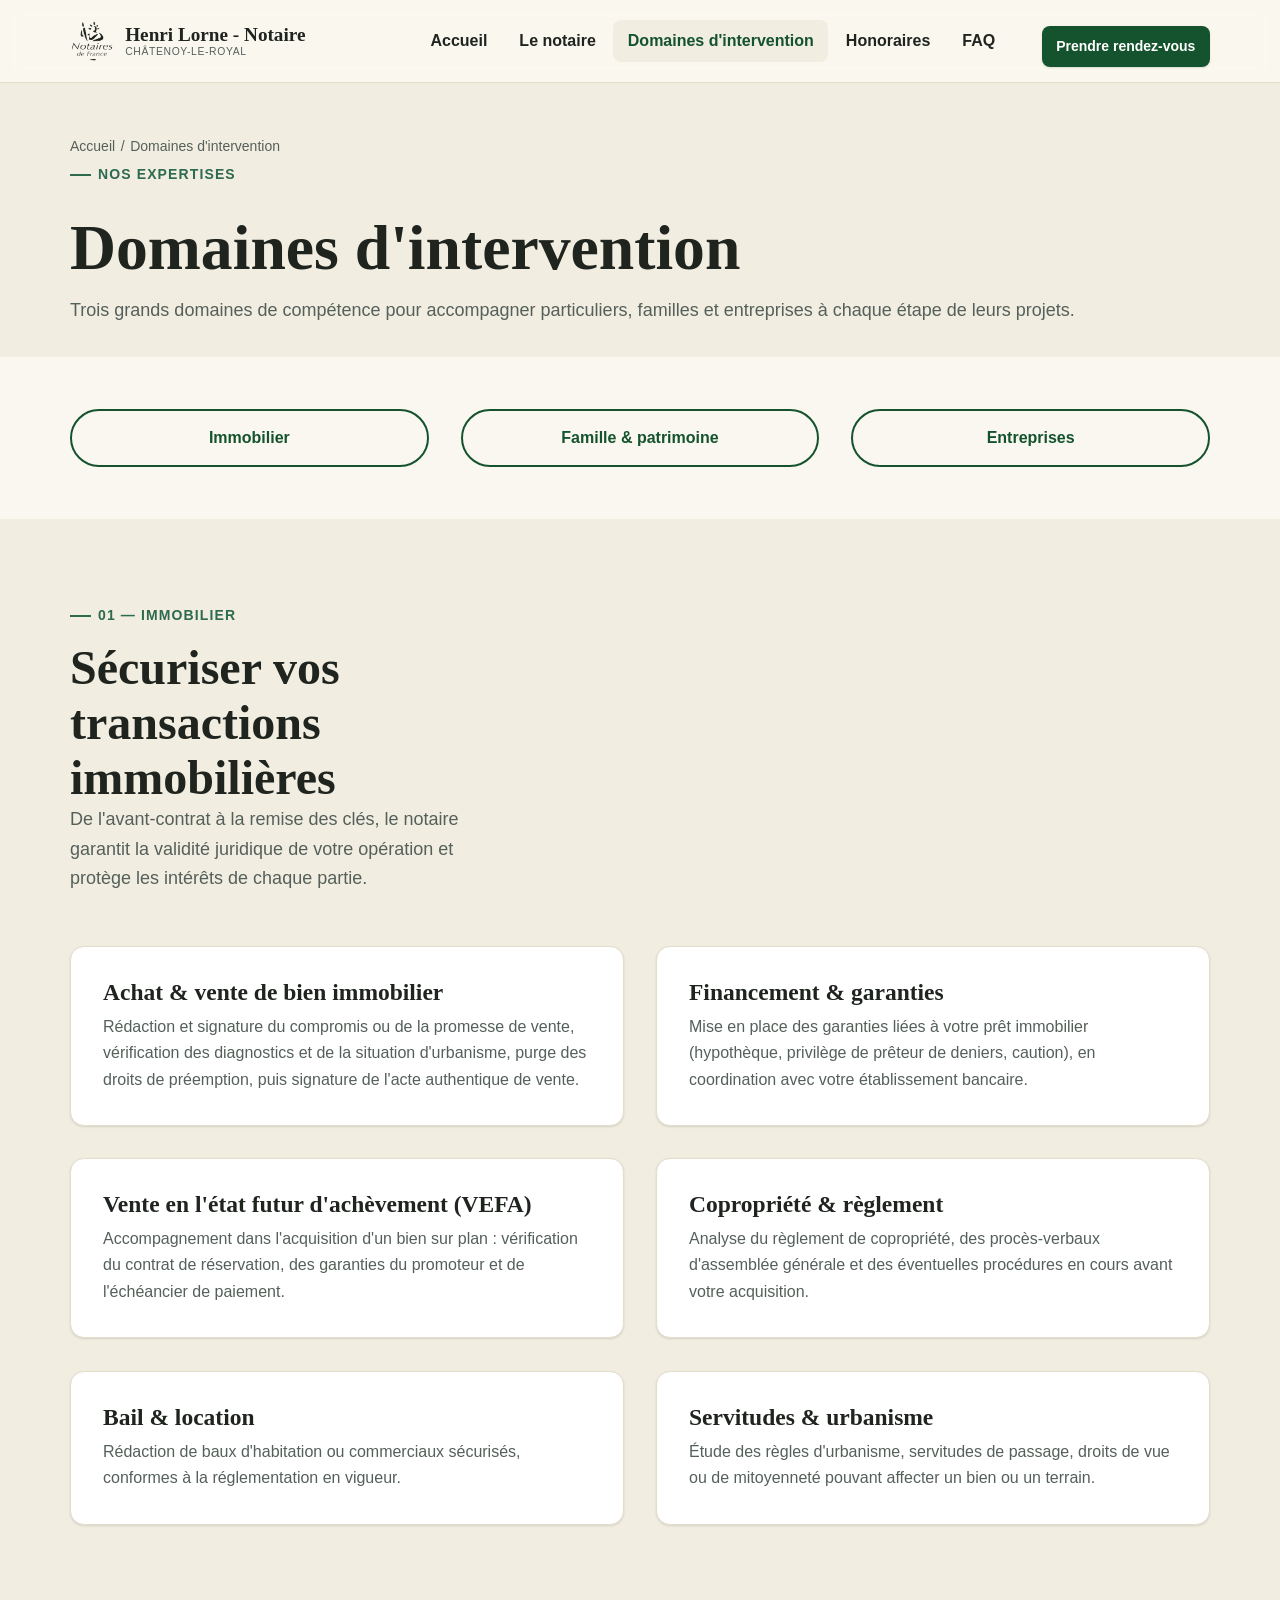
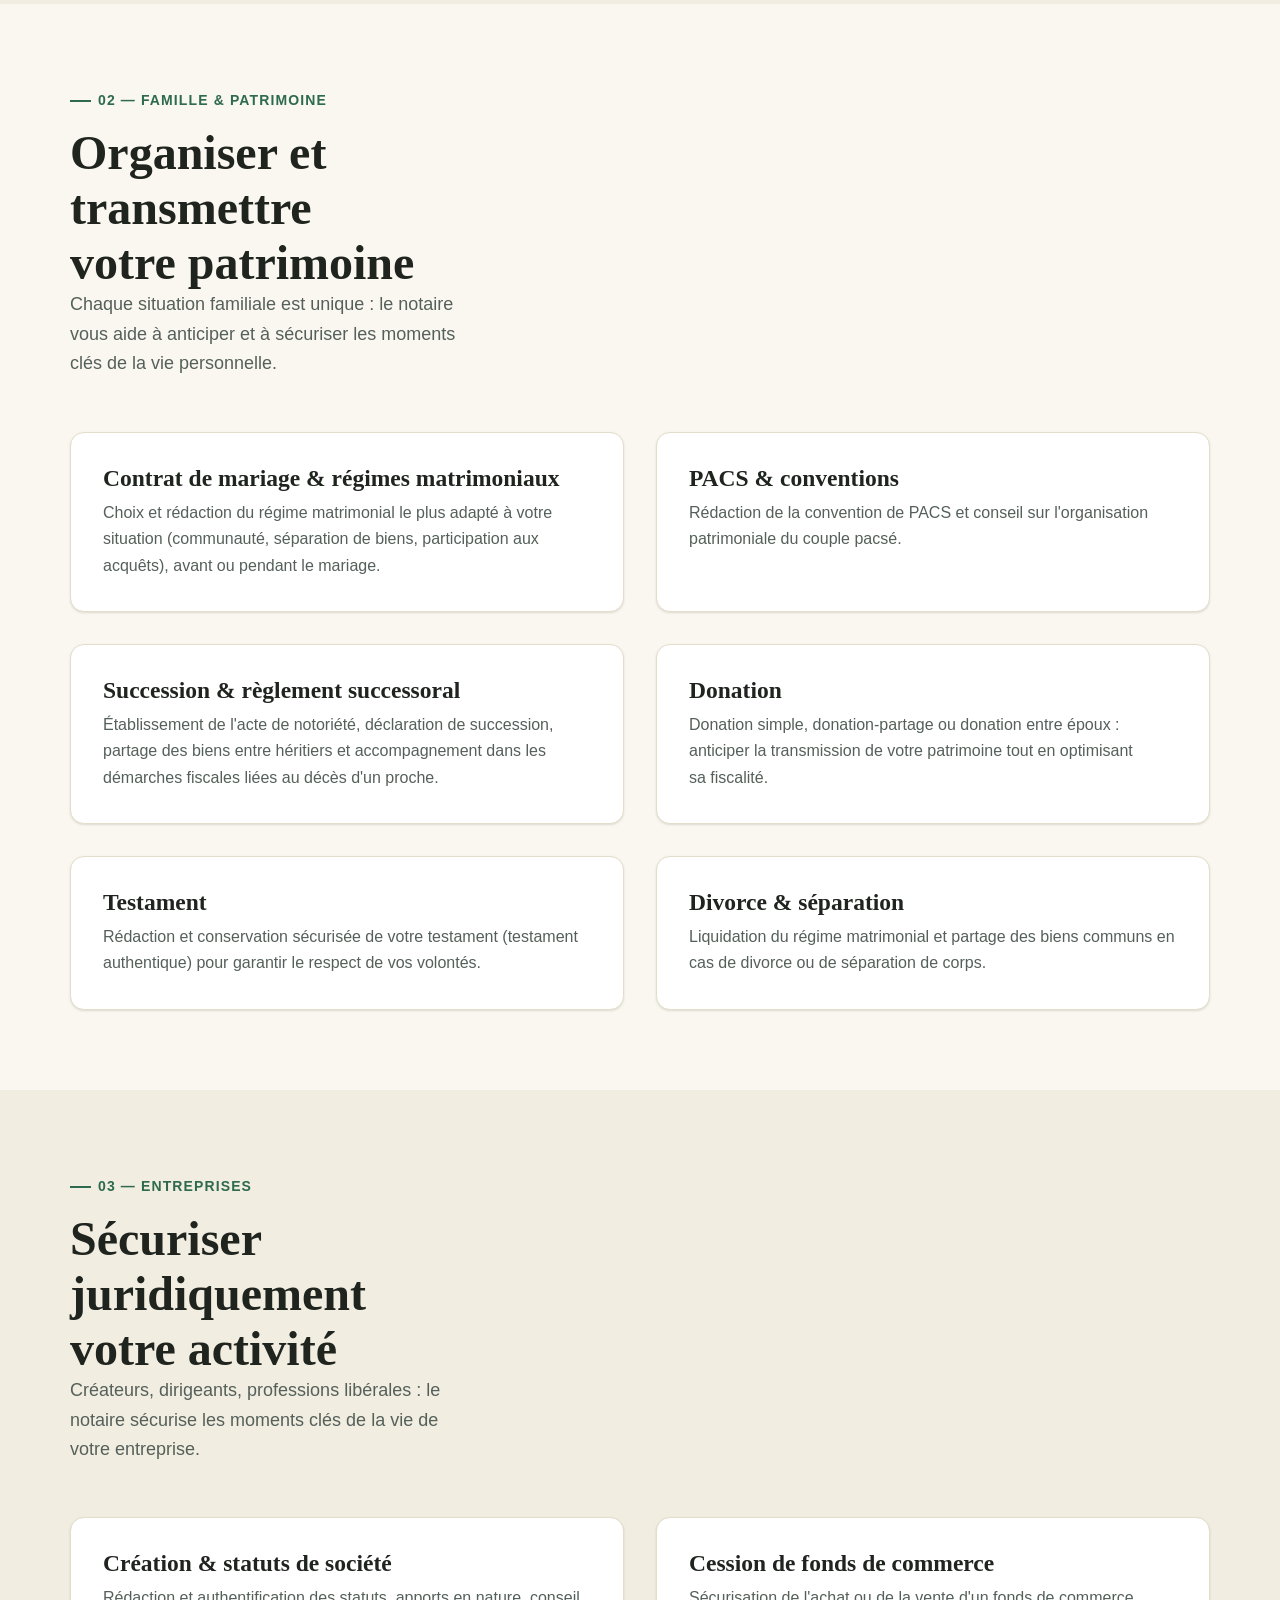
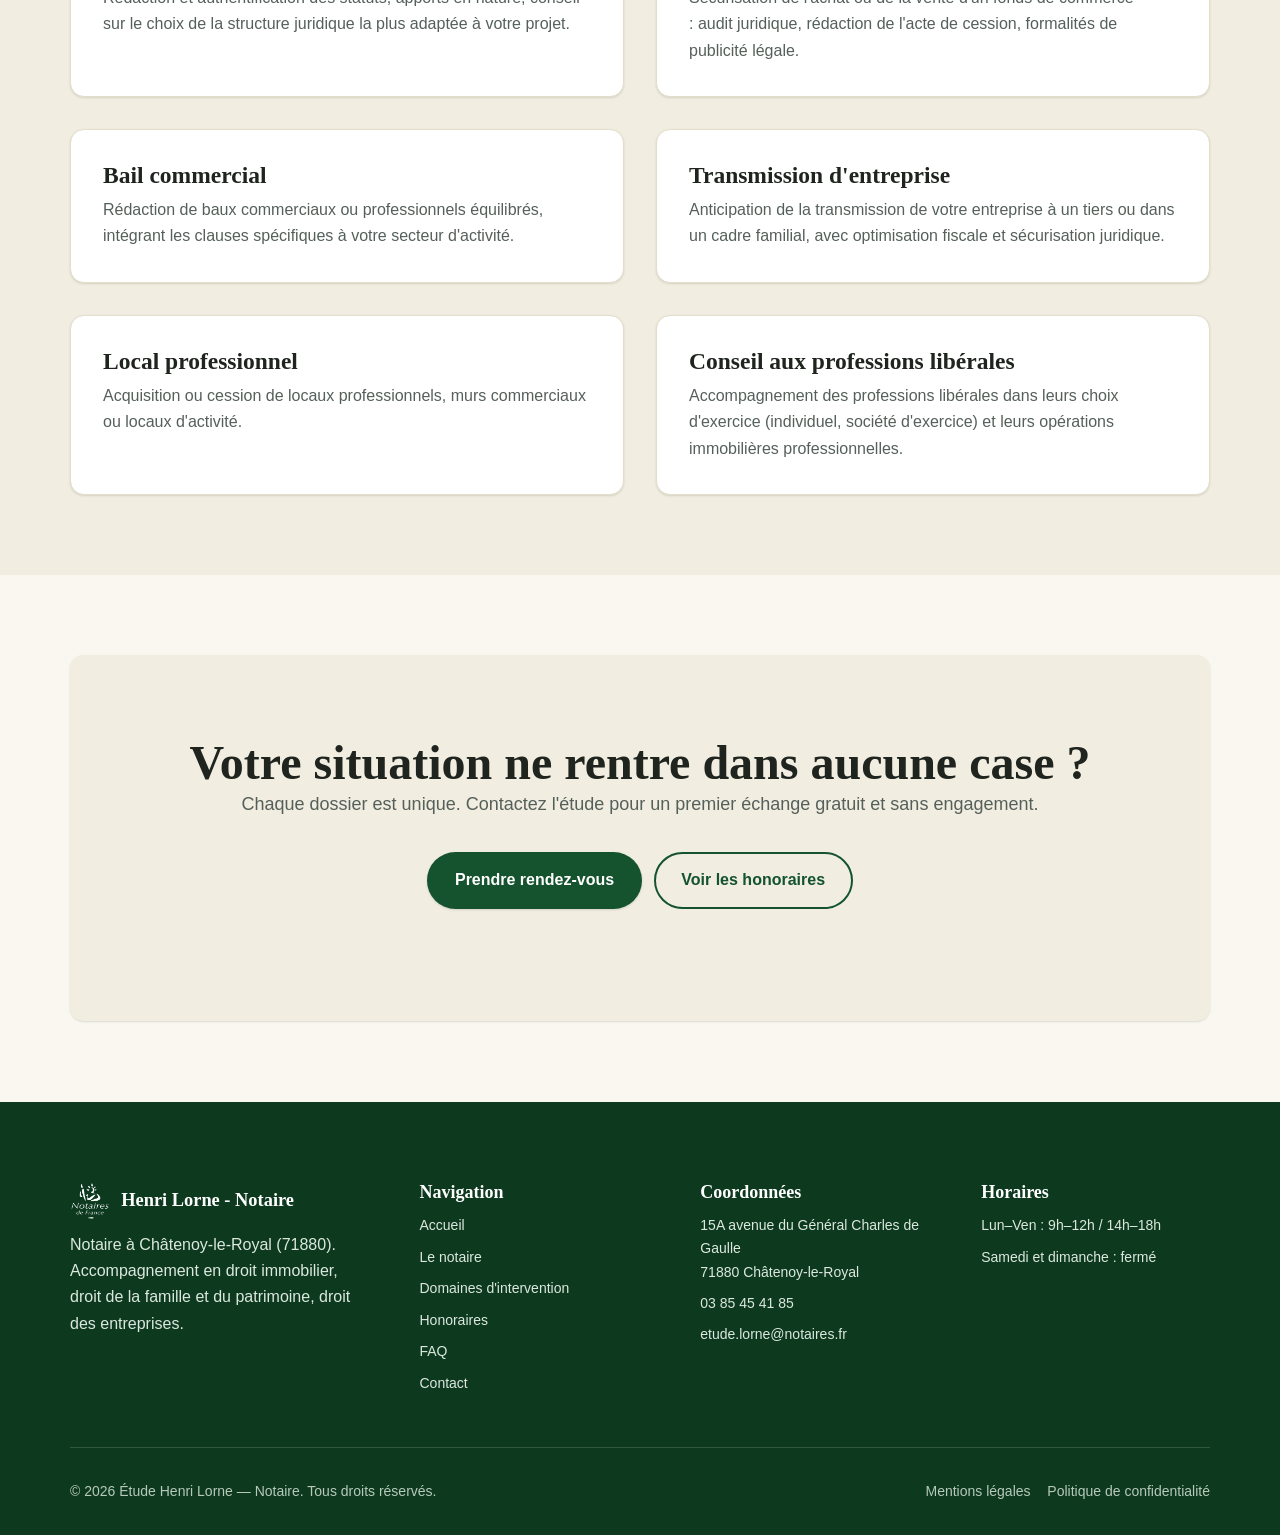
<file: domaines-intervention/index.html>
<!doctype html>
<html lang="fr">
<head>
  <meta charset="UTF-8">
  <meta name="viewport" content="width=device-width, initial-scale=1">
  <title>Domaines d'intervention — Immobilier, Famille, Entreprises | Henri Lorne - Notaire</title>
  <meta name="description" content="Immobilier, famille & patrimoine, entreprises : découvrez en détail les domaines d'intervention de Henri Lorne - Notaire à Châtenoy-le-Royal.">
  <link rel="canonical" href="https://lorne.notaires.fr/domaines-intervention/">

  <meta property="og:type" content="website">
  <meta property="og:site_name" content="Henri Lorne - Notaire">
  <meta property="og:title" content="Domaines d'intervention — Henri Lorne - Notaire">
  <meta property="og:description" content="Immobilier, famille & patrimoine, entreprises : les domaines d'intervention de l'étude.">
  <meta property="og:url" content="https://lorne.notaires.fr/domaines-intervention/">
  <meta property="og:image" content="https://lorne.notaires.fr/assets/img/og-image.jpg">
  <meta property="og:locale" content="fr_FR">
  <meta name="twitter:card" content="summary_large_image">

  <link rel="icon" href="/assets/img/favicon.svg" type="image/svg+xml">
  <link rel="icon" href="/assets/img/favicon-32.png" sizes="32x32" type="image/png">
  <link rel="apple-touch-icon" href="/assets/img/apple-touch-icon.png">
  <link rel="manifest" href="/site.webmanifest">
  <meta name="theme-color" content="#14532d">
  <link rel="stylesheet" href="/assets/css/style.css?v=6">

  <script type="application/ld+json">
  {
    "@context": "https://schema.org",
    "@graph": [
      {
        "@type": "Service",
        "serviceType": "Notariat immobilier",
        "provider": { "@id": "https://lorne.notaires.fr/#organization" },
        "areaServed": "Châtenoy-le-Royal",
        "name": "Immobilier"
      },
      {
        "@type": "Service",
        "serviceType": "Notariat de la famille et du patrimoine",
        "provider": { "@id": "https://lorne.notaires.fr/#organization" },
        "areaServed": "Châtenoy-le-Royal",
        "name": "Famille et patrimoine"
      },
      {
        "@type": "Service",
        "serviceType": "Notariat des entreprises",
        "provider": { "@id": "https://lorne.notaires.fr/#organization" },
        "areaServed": "Châtenoy-le-Royal",
        "name": "Entreprises"
      },
      {
        "@type": "BreadcrumbList",
        "itemListElement": [
          { "@type": "ListItem", "position": 1, "name": "Accueil", "item": "https://lorne.notaires.fr/" },
          { "@type": "ListItem", "position": 2, "name": "Domaines d'intervention", "item": "https://lorne.notaires.fr/domaines-intervention/" }
        ]
      }
    ]
  }
  </script>
</head>
<body>
  <a class="skip-link" href="#main">Aller au contenu principal</a>

  <header class="site-header">
    <div class="container header-bar">
      <a class="brand" href="/">
        <picture>
          <source srcset="/assets/img/ndf-logo-white.png" media="(prefers-color-scheme: dark)">
          <img class="brand__mark" src="/assets/img/ndf-logo-dark.png" alt="" width="44" height="42">
        </picture>
        <span class="brand__text">Henri Lorne - Notaire<small>Châtenoy-le-Royal</small></span>
      </a>
      <button class="nav-toggle" aria-expanded="false" aria-controls="main-nav" aria-label="Ouvrir le menu">
        <svg class="icon-open" viewBox="0 0 24 24" fill="none" stroke="currentColor" stroke-width="2" stroke-linecap="round"><line x1="3" y1="6" x2="21" y2="6"/><line x1="3" y1="12" x2="21" y2="12"/><line x1="3" y1="18" x2="21" y2="18"/></svg>
        <svg class="icon-close" viewBox="0 0 24 24" fill="none" stroke="currentColor" stroke-width="2" stroke-linecap="round"><line x1="5" y1="5" x2="19" y2="19"/><line x1="19" y1="5" x2="5" y2="19"/></svg>
      </button>
      <nav id="main-nav" class="main-nav" aria-label="Navigation principale">
        <div class="main-nav-inner">
          <ul>
            <li><a href="/">Accueil</a></li>
            <li><a href="/le-notaire/">Le notaire</a></li>
            <li><a href="/domaines-intervention/" aria-current="page">Domaines d'intervention</a></li>
            <li><a href="/honoraires/">Honoraires</a></li>
            <li><a href="/faq/">FAQ</a></li>
          </ul>
          <a class="btn btn--primary btn--sm nav-cta" href="/contact/">Prendre rendez-vous</a>
        </div>
      </nav>
    </div>
  </header>

  <main id="main">

    <div class="page-header">
      <div class="container">
        <ol class="breadcrumb">
          <li><a href="/">Accueil</a></li>
          <li aria-current="page">Domaines d'intervention</li>
        </ol>
        <p class="eyebrow">Nos expertises</p>
        <h1>Domaines d'intervention</h1>
        <p class="lede">Trois grands domaines de compétence pour accompagner particuliers, familles et entreprises à chaque étape de leurs projets.</p>
      </div>
    </div>

    <nav aria-label="Sommaire des domaines" class="section--tight">
      <div class="container">
        <div class="grid grid--3">
          <a class="btn btn--outline-dark btn--block" href="#immobilier">Immobilier</a>
          <a class="btn btn--outline-dark btn--block" href="#famille">Famille &amp; patrimoine</a>
          <a class="btn btn--outline-dark btn--block" href="#entreprises">Entreprises</a>
        </div>
      </div>
    </nav>

    <!-- ================= IMMOBILIER ================= -->
    <section class="section section--alt" id="immobilier" aria-labelledby="immobilier-title">
      <div class="container">
        <div class="section-head" data-reveal>
          <p class="eyebrow">01 — Immobilier</p>
          <h2 id="immobilier-title">Sécuriser vos transactions immobilières</h2>
          <p class="lede">De l'avant-contrat à la remise des clés, le notaire garantit la validité juridique de votre opération et protège les intérêts de chaque partie.</p>
        </div>
        <div class="grid grid--2">
          <div class="card" data-reveal>
            <h3>Achat &amp; vente de bien immobilier</h3>
            <p>Rédaction et signature du compromis ou de la promesse de vente, vérification des diagnostics et de la situation d'urbanisme, purge des droits de préemption, puis signature de l'acte authentique de vente.</p>
          </div>
          <div class="card" data-reveal>
            <h3>Financement &amp; garanties</h3>
            <p>Mise en place des garanties liées à votre prêt immobilier (hypothèque, privilège de prêteur de deniers, caution), en coordination avec votre établissement bancaire.</p>
          </div>
          <div class="card" data-reveal>
            <h3>Vente en l'état futur d'achèvement (VEFA)</h3>
            <p>Accompagnement dans l'acquisition d'un bien sur plan : vérification du contrat de réservation, des garanties du promoteur et de l'échéancier de paiement.</p>
          </div>
          <div class="card" data-reveal>
            <h3>Copropriété &amp; règlement</h3>
            <p>Analyse du règlement de copropriété, des procès-verbaux d'assemblée générale et des éventuelles procédures en cours avant votre acquisition.</p>
          </div>
          <div class="card" data-reveal>
            <h3>Bail &amp; location</h3>
            <p>Rédaction de baux d'habitation ou commerciaux sécurisés, conformes à la réglementation en vigueur.</p>
          </div>
          <div class="card" data-reveal>
            <h3>Servitudes &amp; urbanisme</h3>
            <p>Étude des règles d'urbanisme, servitudes de passage, droits de vue ou de mitoyenneté pouvant affecter un bien ou un terrain.</p>
          </div>
        </div>
      </div>
    </section>

    <!-- ================= FAMILLE ================= -->
    <section class="section" id="famille" aria-labelledby="famille-title">
      <div class="container">
        <div class="section-head" data-reveal>
          <p class="eyebrow">02 — Famille &amp; patrimoine</p>
          <h2 id="famille-title">Organiser et transmettre votre patrimoine</h2>
          <p class="lede">Chaque situation familiale est unique : le notaire vous aide à anticiper et à sécuriser les moments clés de la vie personnelle.</p>
        </div>
        <div class="grid grid--2">
          <div class="card" data-reveal>
            <h3>Contrat de mariage &amp; régimes matrimoniaux</h3>
            <p>Choix et rédaction du régime matrimonial le plus adapté à votre situation (communauté, séparation de biens, participation aux acquêts), avant ou pendant le mariage.</p>
          </div>
          <div class="card" data-reveal>
            <h3>PACS &amp; conventions</h3>
            <p>Rédaction de la convention de PACS et conseil sur l'organisation patrimoniale du couple pacsé.</p>
          </div>
          <div class="card" data-reveal>
            <h3>Succession &amp; règlement successoral</h3>
            <p>Établissement de l'acte de notoriété, déclaration de succession, partage des biens entre héritiers et accompagnement dans les démarches fiscales liées au décès d'un proche.</p>
          </div>
          <div class="card" data-reveal>
            <h3>Donation</h3>
            <p>Donation simple, donation-partage ou donation entre époux : anticiper la transmission de votre patrimoine tout en optimisant sa fiscalité.</p>
          </div>
          <div class="card" data-reveal>
            <h3>Testament</h3>
            <p>Rédaction et conservation sécurisée de votre testament (testament authentique) pour garantir le respect de vos volontés.</p>
          </div>
          <div class="card" data-reveal>
            <h3>Divorce &amp; séparation</h3>
            <p>Liquidation du régime matrimonial et partage des biens communs en cas de divorce ou de séparation de corps.</p>
          </div>
        </div>
      </div>
    </section>

    <!-- ================= ENTREPRISES ================= -->
    <section class="section section--alt" id="entreprises" aria-labelledby="entreprises-title">
      <div class="container">
        <div class="section-head" data-reveal>
          <p class="eyebrow">03 — Entreprises</p>
          <h2 id="entreprises-title">Sécuriser juridiquement votre activité</h2>
          <p class="lede">Créateurs, dirigeants, professions libérales : le notaire sécurise les moments clés de la vie de votre entreprise.</p>
        </div>
        <div class="grid grid--2">
          <div class="card" data-reveal>
            <h3>Création &amp; statuts de société</h3>
            <p>Rédaction et authentification des statuts, apports en nature, conseil sur le choix de la structure juridique la plus adaptée à votre projet.</p>
          </div>
          <div class="card" data-reveal>
            <h3>Cession de fonds de commerce</h3>
            <p>Sécurisation de l'achat ou de la vente d'un fonds de commerce : audit juridique, rédaction de l'acte de cession, formalités de publicité légale.</p>
          </div>
          <div class="card" data-reveal>
            <h3>Bail commercial</h3>
            <p>Rédaction de baux commerciaux ou professionnels équilibrés, intégrant les clauses spécifiques à votre secteur d'activité.</p>
          </div>
          <div class="card" data-reveal>
            <h3>Transmission d'entreprise</h3>
            <p>Anticipation de la transmission de votre entreprise à un tiers ou dans un cadre familial, avec optimisation fiscale et sécurisation juridique.</p>
          </div>
          <div class="card" data-reveal>
            <h3>Local professionnel</h3>
            <p>Acquisition ou cession de locaux professionnels, murs commerciaux ou locaux d'activité.</p>
          </div>
          <div class="card" data-reveal>
            <h3>Conseil aux professions libérales</h3>
            <p>Accompagnement des professions libérales dans leurs choix d'exercice (individuel, société d'exercice) et leurs opérations immobilières professionnelles.</p>
          </div>
        </div>
      </div>
    </section>

    <section class="section" aria-labelledby="cta-title">
      <div class="container">
        <div class="card center" style="padding: var(--space-2xl); background: var(--color-bg-alt); border:none" data-reveal>
          <h2 id="cta-title">Votre situation ne rentre dans aucune case ?</h2>
          <p class="lede" style="margin-inline:auto">Chaque dossier est unique. Contactez l'étude pour un premier échange gratuit et sans engagement.</p>
          <div class="hero__actions center" style="justify-content:center; margin-top: var(--space-lg)">
            <a class="btn btn--primary" href="/contact/">Prendre rendez-vous</a>
            <a class="btn btn--outline-dark" href="/honoraires/">Voir les honoraires</a>
          </div>
        </div>
      </div>
    </section>

  </main>

  <footer class="site-footer">
    <div class="container">
      <div class="footer-grid">
        <div>
          <div class="footer-brand">
            <img class="brand__mark" src="/assets/img/ndf-logo-white.png" alt="" width="40" height="38">
            Henri Lorne - Notaire
          </div>
          <p>Notaire à Châtenoy-le-Royal (71880). Accompagnement en droit immobilier, droit de la famille et du patrimoine, droit des entreprises.</p>
        </div>
        <div>
          <h2>Navigation</h2>
          <ul>
            <li><a href="/">Accueil</a></li>
            <li><a href="/le-notaire/">Le notaire</a></li>
            <li><a href="/domaines-intervention/">Domaines d'intervention</a></li>
            <li><a href="/honoraires/">Honoraires</a></li>
            <li><a href="/faq/">FAQ</a></li>
            <li><a href="/contact/">Contact</a></li>
          </ul>
        </div>
        <div>
          <h2>Coordonnées</h2>
          <ul>
            <li>15A avenue du Général Charles de Gaulle<br>71880 Châtenoy-le-Royal</li>
            <li><a href="tel:+33385454185">03 85 45 41 85</a></li>
            <li><a href="mailto:etude.lorne@notaires.fr">etude.lorne@notaires.fr</a></li>
          </ul>
        </div>
        <div>
          <h2>Horaires</h2>
          <ul>
            <li>Lun–Ven : 9h–12h / 14h–18h</li>
            <li>Samedi et dimanche : fermé</li>
          </ul>
        </div>
      </div>
      <div class="footer-bottom">
        <p>© <span data-current-year>2026</span> Étude Henri Lorne — Notaire. Tous droits réservés.</p>
        <ul>
          <li><a href="/mentions-legales/">Mentions légales</a></li>
          <li><a href="/politique-confidentialite/">Politique de confidentialité</a></li>
        </ul>
      </div>
    </div>
  </footer>

  <script src="/assets/js/main.js?v=4" defer></script>
</body>
</html>
</file>
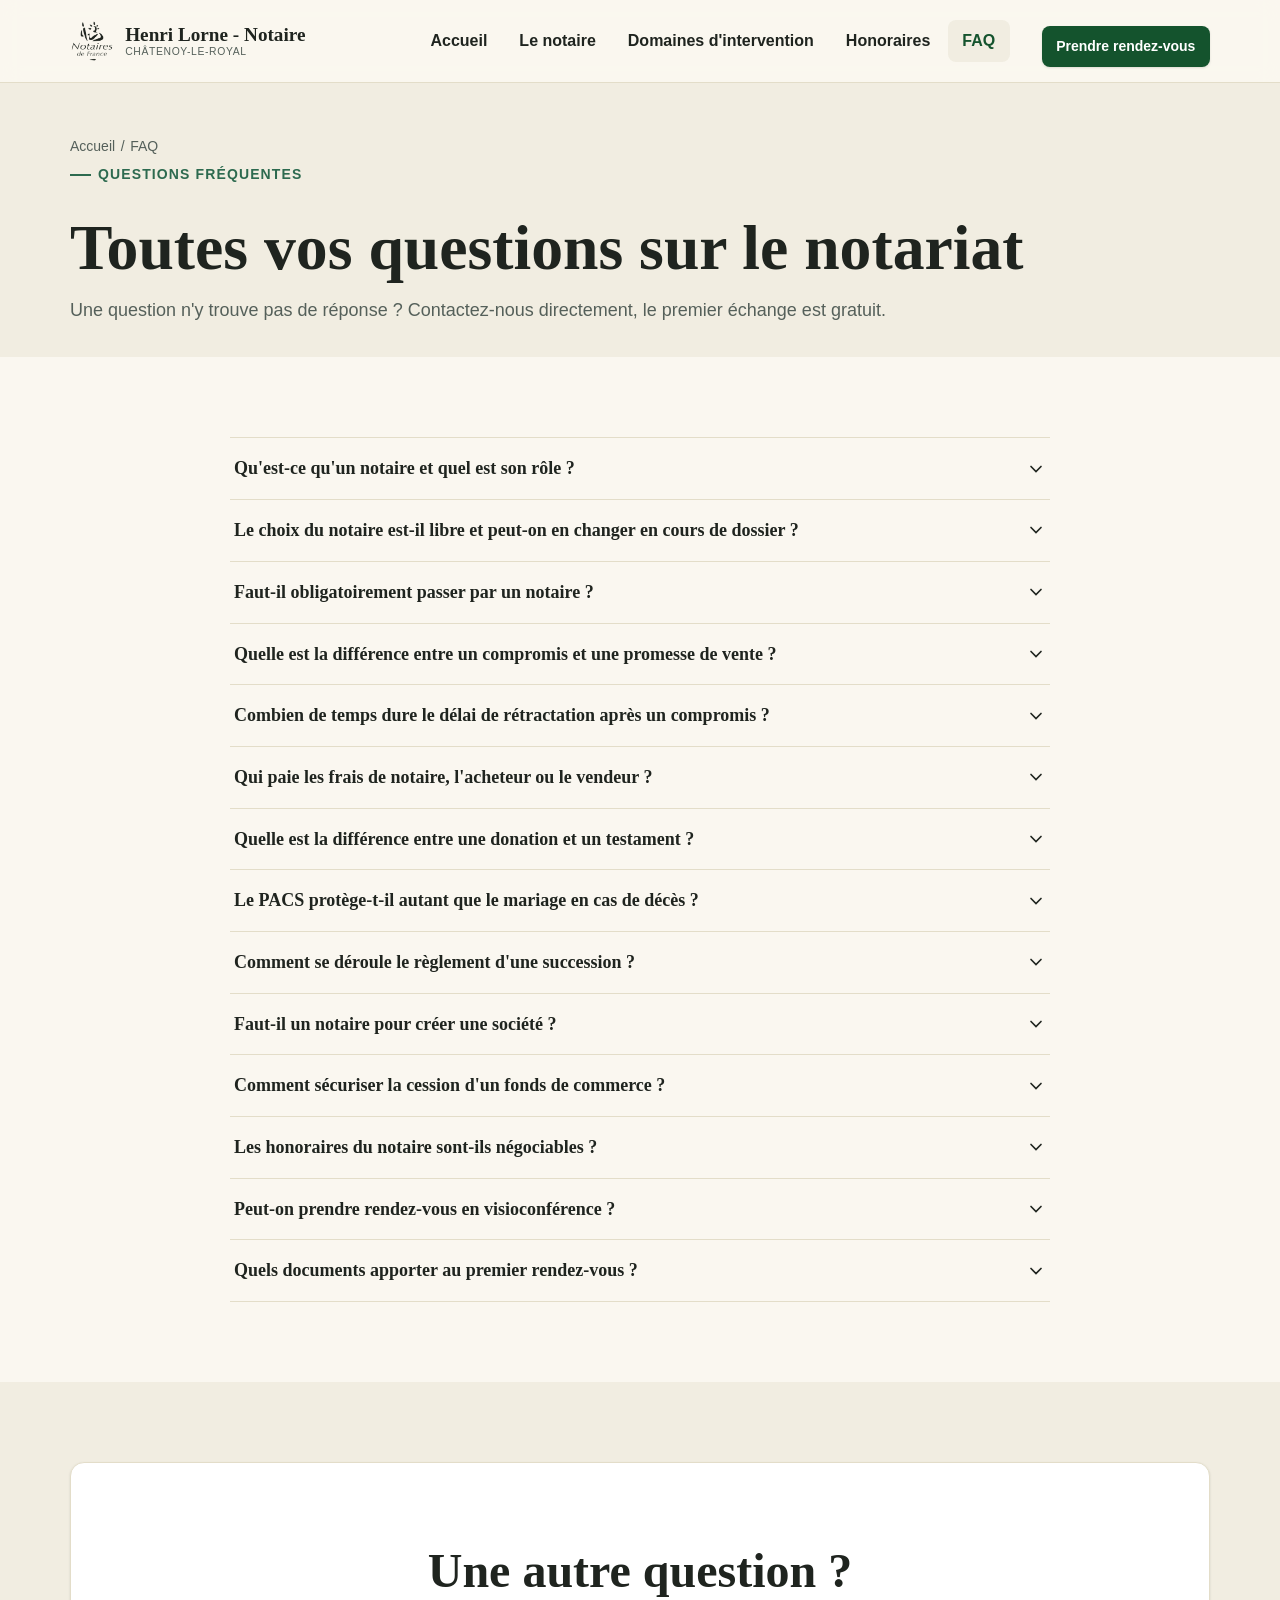
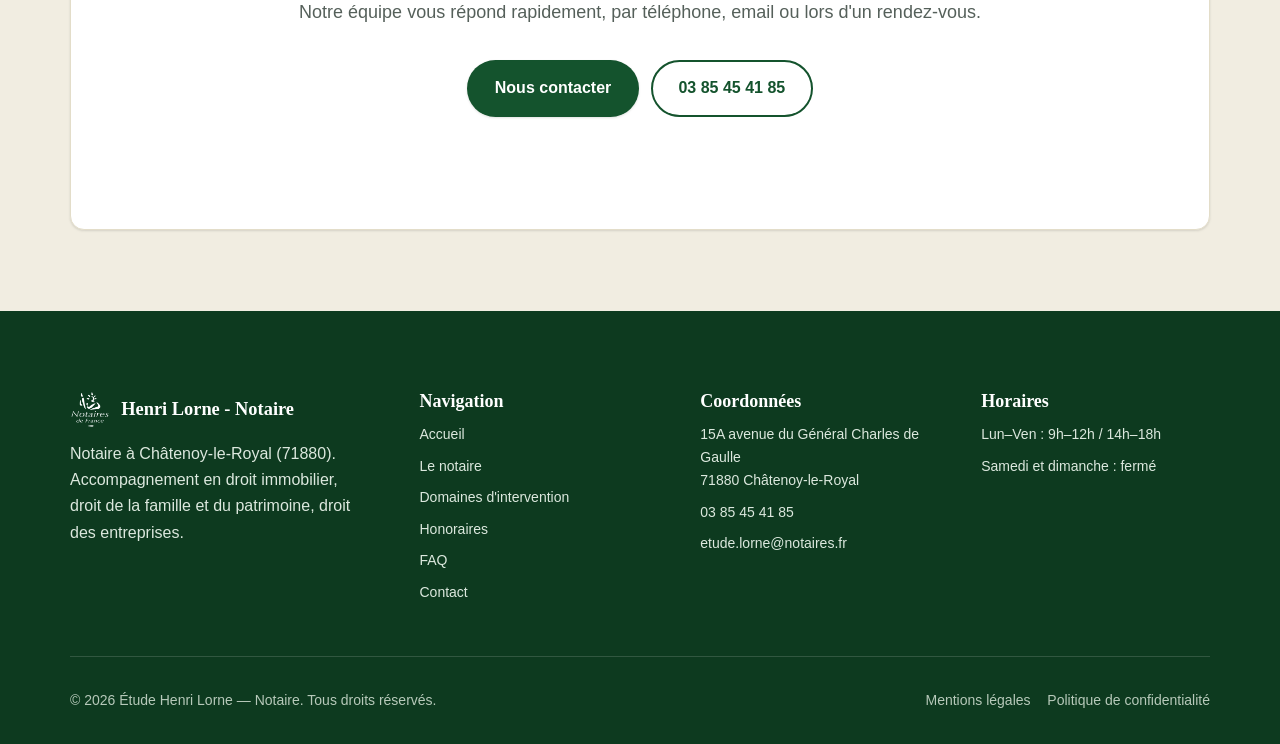
<file: faq/index.html>
<!doctype html>
<html lang="fr">
<head>
  <meta charset="UTF-8">
  <meta name="viewport" content="width=device-width, initial-scale=1">
  <title>Questions fréquentes (FAQ) — Notaire à Châtenoy-le-Royal | Henri Lorne - Notaire</title>
  <meta name="description" content="Toutes les réponses aux questions les plus fréquentes sur le rôle du notaire, l'immobilier, la succession, la donation, les entreprises et les honoraires.">
  <link rel="canonical" href="https://lorne.notaires.fr/faq/">

  <meta property="og:type" content="website">
  <meta property="og:site_name" content="Henri Lorne - Notaire">
  <meta property="og:title" content="Questions fréquentes — Henri Lorne - Notaire">
  <meta property="og:description" content="Toutes les réponses aux questions les plus fréquentes sur le notariat.">
  <meta property="og:url" content="https://lorne.notaires.fr/faq/">
  <meta property="og:image" content="https://lorne.notaires.fr/assets/img/og-image.jpg">
  <meta property="og:locale" content="fr_FR">
  <meta name="twitter:card" content="summary_large_image">

  <link rel="icon" href="/assets/img/favicon.svg" type="image/svg+xml">
  <link rel="icon" href="/assets/img/favicon-32.png" sizes="32x32" type="image/png">
  <link rel="apple-touch-icon" href="/assets/img/apple-touch-icon.png">
  <link rel="manifest" href="/site.webmanifest">
  <meta name="theme-color" content="#14532d">
  <link rel="stylesheet" href="/assets/css/style.css?v=6">

  <script type="application/ld+json">
  {
    "@context": "https://schema.org",
    "@type": "FAQPage",
    "mainEntity": [
      {
        "@type": "Question",
        "name": "Qu'est-ce qu'un notaire et quel est son rôle ?",
        "acceptedAnswer": { "@type": "Answer", "text": "Le notaire est un officier public nommé par le Garde des Sceaux. Il authentifie les actes juridiques (ventes, donations, successions, contrats de mariage) en leur conférant force probante et force exécutoire, et conseille de façon impartiale toutes les parties concernées." }
      },
      {
        "@type": "Question",
        "name": "Le choix du notaire est-il libre et peut-on en changer en cours de dossier ?",
        "acceptedAnswer": { "@type": "Answer", "text": "Oui, le choix du notaire est totalement libre en France, quel que soit votre lieu de résidence ou la localisation du bien concerné. Il est également possible de recourir à deux notaires pour un même acte (un par partie), sans coût supplémentaire puisque les honoraires réglementés sont alors partagés entre les deux études." }
      },
      {
        "@type": "Question",
        "name": "Faut-il obligatoirement passer par un notaire ?",
        "acceptedAnswer": { "@type": "Answer", "text": "Le recours au notaire est obligatoire pour tout acte relatif à un bien immobilier (vente, donation, hypothèque), pour le contrat de mariage, ainsi que pour les successions comprenant un bien immobilier, un montant supérieur à 5 000 €, ou un testament. Dans les autres cas, son intervention reste vivement conseillée pour sécuriser juridiquement l'opération." }
      },
      {
        "@type": "Question",
        "name": "Quelle est la différence entre un compromis et une promesse de vente ?",
        "acceptedAnswer": { "@type": "Answer", "text": "La promesse unilatérale de vente n'engage que le vendeur, qui réserve le bien à l'acquéreur pendant un délai déterminé. Le compromis de vente (promesse synallagmatique) engage réciproquement les deux parties dès sa signature, sous réserve des conditions suspensives (obtention du prêt, absence de préemption, etc.)." }
      },
      {
        "@type": "Question",
        "name": "Combien de temps dure le délai de rétractation après un compromis ?",
        "acceptedAnswer": { "@type": "Answer", "text": "L'acquéreur non professionnel dispose d'un délai de rétractation de 10 jours calendaires à compter du lendemain de la première présentation de la lettre recommandée (ou de la remise en main propre) lui notifiant l'acte. Il peut se rétracter librement pendant ce délai, sans avoir à se justifier ni à payer de pénalité." }
      },
      {
        "@type": "Question",
        "name": "Qui paie les frais de notaire, l'acheteur ou le vendeur ?",
        "acceptedAnswer": { "@type": "Answer", "text": "Sauf clause contraire, les frais de notaire liés à l'acquisition (émoluments, débours, droits d'enregistrement) sont à la charge de l'acquéreur. Le vendeur ne supporte en principe que les frais liés à la mainlevée d'une éventuelle hypothèque ou à un diagnostic technique lui incombant." }
      },
      {
        "@type": "Question",
        "name": "Quelle est la différence entre une donation et un testament ?",
        "acceptedAnswer": { "@type": "Answer", "text": "La donation transfère immédiatement et irrévocablement la propriété d'un bien de votre vivant, tandis que le testament ne produit ses effets qu'à votre décès et reste modifiable ou révocable à tout moment tant que vous êtes en vie." }
      },
      {
        "@type": "Question",
        "name": "Le PACS protège-t-il autant que le mariage en cas de décès ?",
        "acceptedAnswer": { "@type": "Answer", "text": "Non. Contrairement au conjoint marié, le partenaire de PACS n'est pas héritier légal de son partenaire décédé : sans testament en sa faveur, il ne recueille rien dans la succession, même après de nombreuses années de vie commune. Un testament est donc essentiel pour protéger un partenaire pacsé." }
      },
      {
        "@type": "Question",
        "name": "Comment se déroule le règlement d'une succession ?",
        "acceptedAnswer": { "@type": "Answer", "text": "Le notaire établit l'acte de notoriété identifiant les héritiers, dresse l'inventaire du patrimoine du défunt, rédige la déclaration de succession destinée à l'administration fiscale, puis procède au partage des biens entre les héritiers, éventuellement au moyen d'une attestation immobilière si le défunt possédait un bien." }
      },
      {
        "@type": "Question",
        "name": "Faut-il un notaire pour créer une société ?",
        "acceptedAnswer": { "@type": "Answer", "text": "Le recours au notaire n'est pas systématiquement obligatoire pour créer une société, sauf en cas d'apport d'un bien immobilier au capital. Il est toutefois fortement recommandé pour sécuriser la rédaction des statuts et bénéficier de la force exécutoire de l'acte authentique en cas de litige ultérieur." }
      },
      {
        "@type": "Question",
        "name": "Comment sécuriser la cession d'un fonds de commerce ?",
        "acceptedAnswer": { "@type": "Answer", "text": "La cession d'un fonds de commerce implique un audit juridique préalable (bail, contrats en cours, salariés), la rédaction d'un acte de cession détaillant les éléments cédés, ainsi que des formalités de publicité légale et un séquestre du prix pendant plusieurs mois pour protéger l'acquéreur contre d'éventuelles dettes antérieures du vendeur." }
      },
      {
        "@type": "Question",
        "name": "Les honoraires du notaire sont-ils négociables ?",
        "acceptedAnswer": { "@type": "Answer", "text": "Les émoluments réglementés (barème national) ne sont pas négociables et sont identiques dans toute la France. En revanche, une remise pouvant aller jusqu'à 20 % est possible sur la part d'émolument calculée au-delà de 100 000 €, et les honoraires libres (conseil, négociation) peuvent faire l'objet d'une discussion préalable à toute prestation." }
      },
      {
        "@type": "Question",
        "name": "Peut-on prendre rendez-vous en visioconférence ?",
        "acceptedAnswer": { "@type": "Answer", "text": "Oui, les premiers échanges et rendez-vous de conseil peuvent se tenir en visioconférence. La signature de certains actes authentiques à distance est également possible depuis 2020, sous réserve de conditions techniques strictes garantissant l'identité des signataires." }
      },
      {
        "@type": "Question",
        "name": "Quels documents apporter au premier rendez-vous ?",
        "acceptedAnswer": { "@type": "Answer", "text": "Une pièce d'identité valide et tout document en lien avec votre projet (compromis, avis d'imposition, livret de famille, contrat de mariage existant, titre de propriété) suffisent pour un premier échange. La liste précise des pièces nécessaires vous est confirmée après ce premier rendez-vous, en fonction de votre dossier." }
      }
    ]
  }
  </script>
</head>
<body>
  <a class="skip-link" href="#main">Aller au contenu principal</a>

  <header class="site-header">
    <div class="container header-bar">
      <a class="brand" href="/">
        <picture>
          <source srcset="/assets/img/ndf-logo-white.png" media="(prefers-color-scheme: dark)">
          <img class="brand__mark" src="/assets/img/ndf-logo-dark.png" alt="" width="44" height="42">
        </picture>
        <span class="brand__text">Henri Lorne - Notaire<small>Châtenoy-le-Royal</small></span>
      </a>
      <button class="nav-toggle" aria-expanded="false" aria-controls="main-nav" aria-label="Ouvrir le menu">
        <svg class="icon-open" viewBox="0 0 24 24" fill="none" stroke="currentColor" stroke-width="2" stroke-linecap="round"><line x1="3" y1="6" x2="21" y2="6"/><line x1="3" y1="12" x2="21" y2="12"/><line x1="3" y1="18" x2="21" y2="18"/></svg>
        <svg class="icon-close" viewBox="0 0 24 24" fill="none" stroke="currentColor" stroke-width="2" stroke-linecap="round"><line x1="5" y1="5" x2="19" y2="19"/><line x1="19" y1="5" x2="5" y2="19"/></svg>
      </button>
      <nav id="main-nav" class="main-nav" aria-label="Navigation principale">
        <div class="main-nav-inner">
          <ul>
            <li><a href="/">Accueil</a></li>
            <li><a href="/le-notaire/">Le notaire</a></li>
            <li><a href="/domaines-intervention/">Domaines d'intervention</a></li>
            <li><a href="/honoraires/">Honoraires</a></li>
            <li><a href="/faq/" aria-current="page">FAQ</a></li>
          </ul>
          <a class="btn btn--primary btn--sm nav-cta" href="/contact/">Prendre rendez-vous</a>
        </div>
      </nav>
    </div>
  </header>

  <main id="main">

    <div class="page-header">
      <div class="container">
        <ol class="breadcrumb">
          <li><a href="/">Accueil</a></li>
          <li aria-current="page">FAQ</li>
        </ol>
        <p class="eyebrow">Questions fréquentes</p>
        <h1>Toutes vos questions sur le notariat</h1>
        <p class="lede">Une question n'y trouve pas de réponse ? Contactez-nous directement, le premier échange est gratuit.</p>
      </div>
    </div>

    <section class="section">
      <div class="container">
        <div class="accordion" style="max-width: 820px; margin-inline:auto">

          <div class="accordion-item">
            <h2><button class="accordion-trigger" aria-expanded="false" aria-controls="p1" id="t1">Qu'est-ce qu'un notaire et quel est son rôle ?<svg class="chevron" viewBox="0 0 24 24" fill="none" stroke="currentColor" stroke-width="2" stroke-linecap="round"><polyline points="6 9 12 15 18 9"/></svg></button></h2>
            <div class="accordion-panel" id="p1" role="region" aria-labelledby="t1"><div class="accordion-panel__inner"><p>Le notaire est un officier public nommé par le Garde des Sceaux. Il authentifie les actes juridiques (ventes, donations, successions, contrats de mariage) en leur conférant force probante et force exécutoire, et conseille de façon impartiale toutes les parties concernées.</p></div></div>
          </div>

          <div class="accordion-item">
            <h2><button class="accordion-trigger" aria-expanded="false" aria-controls="p2" id="t2">Le choix du notaire est-il libre et peut-on en changer en cours de dossier ?<svg class="chevron" viewBox="0 0 24 24" fill="none" stroke="currentColor" stroke-width="2" stroke-linecap="round"><polyline points="6 9 12 15 18 9"/></svg></button></h2>
            <div class="accordion-panel" id="p2" role="region" aria-labelledby="t2"><div class="accordion-panel__inner"><p>Oui, le choix du notaire est totalement libre en France, quel que soit votre lieu de résidence ou la localisation du bien concerné. Il est également possible de recourir à deux notaires pour un même acte (un par partie), sans coût supplémentaire puisque les honoraires réglementés sont alors partagés entre les deux études.</p></div></div>
          </div>

          <div class="accordion-item">
            <h2><button class="accordion-trigger" aria-expanded="false" aria-controls="p3" id="t3">Faut-il obligatoirement passer par un notaire ?<svg class="chevron" viewBox="0 0 24 24" fill="none" stroke="currentColor" stroke-width="2" stroke-linecap="round"><polyline points="6 9 12 15 18 9"/></svg></button></h2>
            <div class="accordion-panel" id="p3" role="region" aria-labelledby="t3"><div class="accordion-panel__inner"><p>Le recours au notaire est obligatoire pour tout acte relatif à un bien immobilier (vente, donation, hypothèque), pour le contrat de mariage, ainsi que pour les successions comprenant un bien immobilier, un montant supérieur à 5 000 €, ou un testament. Dans les autres cas, son intervention reste vivement conseillée pour sécuriser juridiquement l'opération.</p></div></div>
          </div>

          <div class="accordion-item">
            <h2><button class="accordion-trigger" aria-expanded="false" aria-controls="p4" id="t4">Quelle est la différence entre un compromis et une promesse de vente ?<svg class="chevron" viewBox="0 0 24 24" fill="none" stroke="currentColor" stroke-width="2" stroke-linecap="round"><polyline points="6 9 12 15 18 9"/></svg></button></h2>
            <div class="accordion-panel" id="p4" role="region" aria-labelledby="t4"><div class="accordion-panel__inner"><p>La promesse unilatérale de vente n'engage que le vendeur, qui réserve le bien à l'acquéreur pendant un délai déterminé. Le compromis de vente (promesse synallagmatique) engage réciproquement les deux parties dès sa signature, sous réserve des conditions suspensives (obtention du prêt, absence de préemption, etc.).</p></div></div>
          </div>

          <div class="accordion-item">
            <h2><button class="accordion-trigger" aria-expanded="false" aria-controls="p5" id="t5">Combien de temps dure le délai de rétractation après un compromis ?<svg class="chevron" viewBox="0 0 24 24" fill="none" stroke="currentColor" stroke-width="2" stroke-linecap="round"><polyline points="6 9 12 15 18 9"/></svg></button></h2>
            <div class="accordion-panel" id="p5" role="region" aria-labelledby="t5"><div class="accordion-panel__inner"><p>L'acquéreur non professionnel dispose d'un délai de rétractation de 10 jours calendaires à compter du lendemain de la première présentation de la lettre recommandée (ou de la remise en main propre) lui notifiant l'acte. Il peut se rétracter librement pendant ce délai, sans avoir à se justifier ni à payer de pénalité.</p></div></div>
          </div>

          <div class="accordion-item">
            <h2><button class="accordion-trigger" aria-expanded="false" aria-controls="p6" id="t6">Qui paie les frais de notaire, l'acheteur ou le vendeur ?<svg class="chevron" viewBox="0 0 24 24" fill="none" stroke="currentColor" stroke-width="2" stroke-linecap="round"><polyline points="6 9 12 15 18 9"/></svg></button></h2>
            <div class="accordion-panel" id="p6" role="region" aria-labelledby="t6"><div class="accordion-panel__inner"><p>Sauf clause contraire, les frais de notaire liés à l'acquisition (émoluments, débours, droits d'enregistrement) sont à la charge de l'acquéreur. Le vendeur ne supporte en principe que les frais liés à la mainlevée d'une éventuelle hypothèque ou à un diagnostic technique lui incombant.</p></div></div>
          </div>

          <div class="accordion-item">
            <h2><button class="accordion-trigger" aria-expanded="false" aria-controls="p7" id="t7">Quelle est la différence entre une donation et un testament ?<svg class="chevron" viewBox="0 0 24 24" fill="none" stroke="currentColor" stroke-width="2" stroke-linecap="round"><polyline points="6 9 12 15 18 9"/></svg></button></h2>
            <div class="accordion-panel" id="p7" role="region" aria-labelledby="t7"><div class="accordion-panel__inner"><p>La donation transfère immédiatement et irrévocablement la propriété d'un bien de votre vivant, tandis que le testament ne produit ses effets qu'à votre décès et reste modifiable ou révocable à tout moment tant que vous êtes en vie.</p></div></div>
          </div>

          <div class="accordion-item">
            <h2><button class="accordion-trigger" aria-expanded="false" aria-controls="p8" id="t8">Le PACS protège-t-il autant que le mariage en cas de décès ?<svg class="chevron" viewBox="0 0 24 24" fill="none" stroke="currentColor" stroke-width="2" stroke-linecap="round"><polyline points="6 9 12 15 18 9"/></svg></button></h2>
            <div class="accordion-panel" id="p8" role="region" aria-labelledby="t8"><div class="accordion-panel__inner"><p>Non. Contrairement au conjoint marié, le partenaire de PACS n'est pas héritier légal de son partenaire décédé : sans testament en sa faveur, il ne recueille rien dans la succession, même après de nombreuses années de vie commune. Un testament est donc essentiel pour protéger un partenaire pacsé.</p></div></div>
          </div>

          <div class="accordion-item">
            <h2><button class="accordion-trigger" aria-expanded="false" aria-controls="p9" id="t9">Comment se déroule le règlement d'une succession ?<svg class="chevron" viewBox="0 0 24 24" fill="none" stroke="currentColor" stroke-width="2" stroke-linecap="round"><polyline points="6 9 12 15 18 9"/></svg></button></h2>
            <div class="accordion-panel" id="p9" role="region" aria-labelledby="t9"><div class="accordion-panel__inner"><p>Le notaire établit l'acte de notoriété identifiant les héritiers, dresse l'inventaire du patrimoine du défunt, rédige la déclaration de succession destinée à l'administration fiscale, puis procède au partage des biens entre les héritiers, éventuellement au moyen d'une attestation immobilière si le défunt possédait un bien.</p></div></div>
          </div>

          <div class="accordion-item">
            <h2><button class="accordion-trigger" aria-expanded="false" aria-controls="p10" id="t10">Faut-il un notaire pour créer une société ?<svg class="chevron" viewBox="0 0 24 24" fill="none" stroke="currentColor" stroke-width="2" stroke-linecap="round"><polyline points="6 9 12 15 18 9"/></svg></button></h2>
            <div class="accordion-panel" id="p10" role="region" aria-labelledby="t10"><div class="accordion-panel__inner"><p>Le recours au notaire n'est pas systématiquement obligatoire pour créer une société, sauf en cas d'apport d'un bien immobilier au capital. Il est toutefois fortement recommandé pour sécuriser la rédaction des statuts et bénéficier de la force exécutoire de l'acte authentique en cas de litige ultérieur.</p></div></div>
          </div>

          <div class="accordion-item">
            <h2><button class="accordion-trigger" aria-expanded="false" aria-controls="p11" id="t11">Comment sécuriser la cession d'un fonds de commerce ?<svg class="chevron" viewBox="0 0 24 24" fill="none" stroke="currentColor" stroke-width="2" stroke-linecap="round"><polyline points="6 9 12 15 18 9"/></svg></button></h2>
            <div class="accordion-panel" id="p11" role="region" aria-labelledby="t11"><div class="accordion-panel__inner"><p>La cession d'un fonds de commerce implique un audit juridique préalable (bail, contrats en cours, salariés), la rédaction d'un acte de cession détaillant les éléments cédés, ainsi que des formalités de publicité légale et un séquestre du prix pendant plusieurs mois pour protéger l'acquéreur contre d'éventuelles dettes antérieures du vendeur.</p></div></div>
          </div>

          <div class="accordion-item">
            <h2><button class="accordion-trigger" aria-expanded="false" aria-controls="p12" id="t12">Les honoraires du notaire sont-ils négociables ?<svg class="chevron" viewBox="0 0 24 24" fill="none" stroke="currentColor" stroke-width="2" stroke-linecap="round"><polyline points="6 9 12 15 18 9"/></svg></button></h2>
            <div class="accordion-panel" id="p12" role="region" aria-labelledby="t12"><div class="accordion-panel__inner"><p>Les émoluments réglementés (barème national) ne sont pas négociables et sont identiques dans toute la France. En revanche, une remise pouvant aller jusqu'à 20 % est possible sur la part d'émolument calculée au-delà de 100 000 €, et les honoraires libres (conseil, négociation) peuvent faire l'objet d'une discussion préalable à toute prestation.</p></div></div>
          </div>

          <div class="accordion-item">
            <h2><button class="accordion-trigger" aria-expanded="false" aria-controls="p13" id="t13">Peut-on prendre rendez-vous en visioconférence ?<svg class="chevron" viewBox="0 0 24 24" fill="none" stroke="currentColor" stroke-width="2" stroke-linecap="round"><polyline points="6 9 12 15 18 9"/></svg></button></h2>
            <div class="accordion-panel" id="p13" role="region" aria-labelledby="t13"><div class="accordion-panel__inner"><p>Oui, les premiers échanges et rendez-vous de conseil peuvent se tenir en visioconférence. La signature de certains actes authentiques à distance est également possible depuis 2020, sous réserve de conditions techniques strictes garantissant l'identité des signataires.</p></div></div>
          </div>

          <div class="accordion-item">
            <h2><button class="accordion-trigger" aria-expanded="false" aria-controls="p14" id="t14">Quels documents apporter au premier rendez-vous ?<svg class="chevron" viewBox="0 0 24 24" fill="none" stroke="currentColor" stroke-width="2" stroke-linecap="round"><polyline points="6 9 12 15 18 9"/></svg></button></h2>
            <div class="accordion-panel" id="p14" role="region" aria-labelledby="t14"><div class="accordion-panel__inner"><p>Une pièce d'identité valide et tout document en lien avec votre projet (compromis, avis d'imposition, livret de famille, contrat de mariage existant, titre de propriété) suffisent pour un premier échange. La liste précise des pièces nécessaires vous est confirmée après ce premier rendez-vous, en fonction de votre dossier.</p></div></div>
          </div>

        </div>
      </div>
    </section>

    <section class="section section--alt">
      <div class="container">
        <div class="card center" style="padding: var(--space-2xl); background: var(--color-surface);" data-reveal>
          <h2>Une autre question ?</h2>
          <p class="lede" style="margin-inline:auto">Notre équipe vous répond rapidement, par téléphone, email ou lors d'un rendez-vous.</p>
          <div class="hero__actions center" style="justify-content:center; margin-top: var(--space-lg)">
            <a class="btn btn--primary" href="/contact/">Nous contacter</a>
            <a class="btn btn--outline-dark" href="tel:+33385454185">03 85 45 41 85</a>
          </div>
        </div>
      </div>
    </section>

  </main>

  <footer class="site-footer">
    <div class="container">
      <div class="footer-grid">
        <div>
          <div class="footer-brand">
            <img class="brand__mark" src="/assets/img/ndf-logo-white.png" alt="" width="40" height="38">
            Henri Lorne - Notaire
          </div>
          <p>Notaire à Châtenoy-le-Royal (71880). Accompagnement en droit immobilier, droit de la famille et du patrimoine, droit des entreprises.</p>
        </div>
        <div>
          <h2>Navigation</h2>
          <ul>
            <li><a href="/">Accueil</a></li>
            <li><a href="/le-notaire/">Le notaire</a></li>
            <li><a href="/domaines-intervention/">Domaines d'intervention</a></li>
            <li><a href="/honoraires/">Honoraires</a></li>
            <li><a href="/faq/">FAQ</a></li>
            <li><a href="/contact/">Contact</a></li>
          </ul>
        </div>
        <div>
          <h2>Coordonnées</h2>
          <ul>
            <li>15A avenue du Général Charles de Gaulle<br>71880 Châtenoy-le-Royal</li>
            <li><a href="tel:+33385454185">03 85 45 41 85</a></li>
            <li><a href="mailto:etude.lorne@notaires.fr">etude.lorne@notaires.fr</a></li>
          </ul>
        </div>
        <div>
          <h2>Horaires</h2>
          <ul>
            <li>Lun–Ven : 9h–12h / 14h–18h</li>
            <li>Samedi et dimanche : fermé</li>
          </ul>
        </div>
      </div>
      <div class="footer-bottom">
        <p>© <span data-current-year>2026</span> Étude Henri Lorne — Notaire. Tous droits réservés.</p>
        <ul>
          <li><a href="/mentions-legales/">Mentions légales</a></li>
          <li><a href="/politique-confidentialite/">Politique de confidentialité</a></li>
        </ul>
      </div>
    </div>
  </footer>

  <script src="/assets/js/main.js?v=4" defer></script>
</body>
</html>
</file>
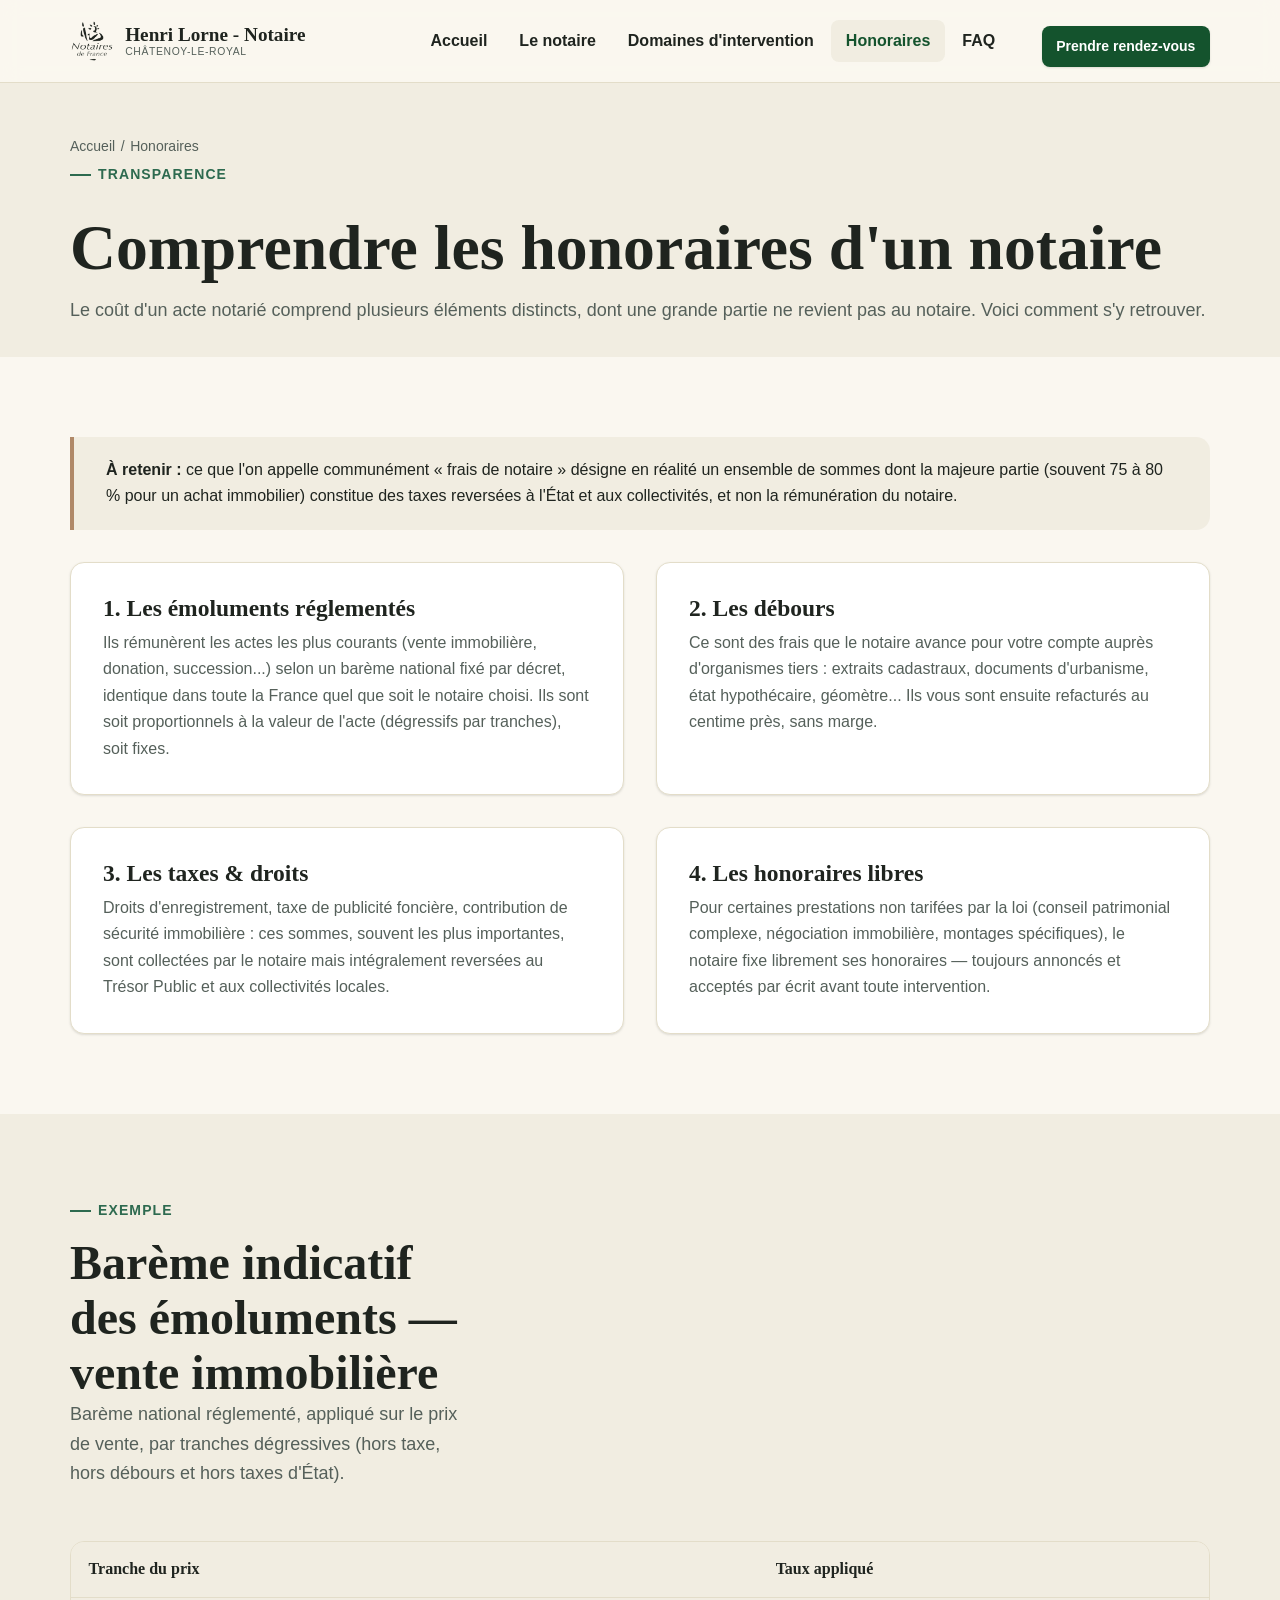
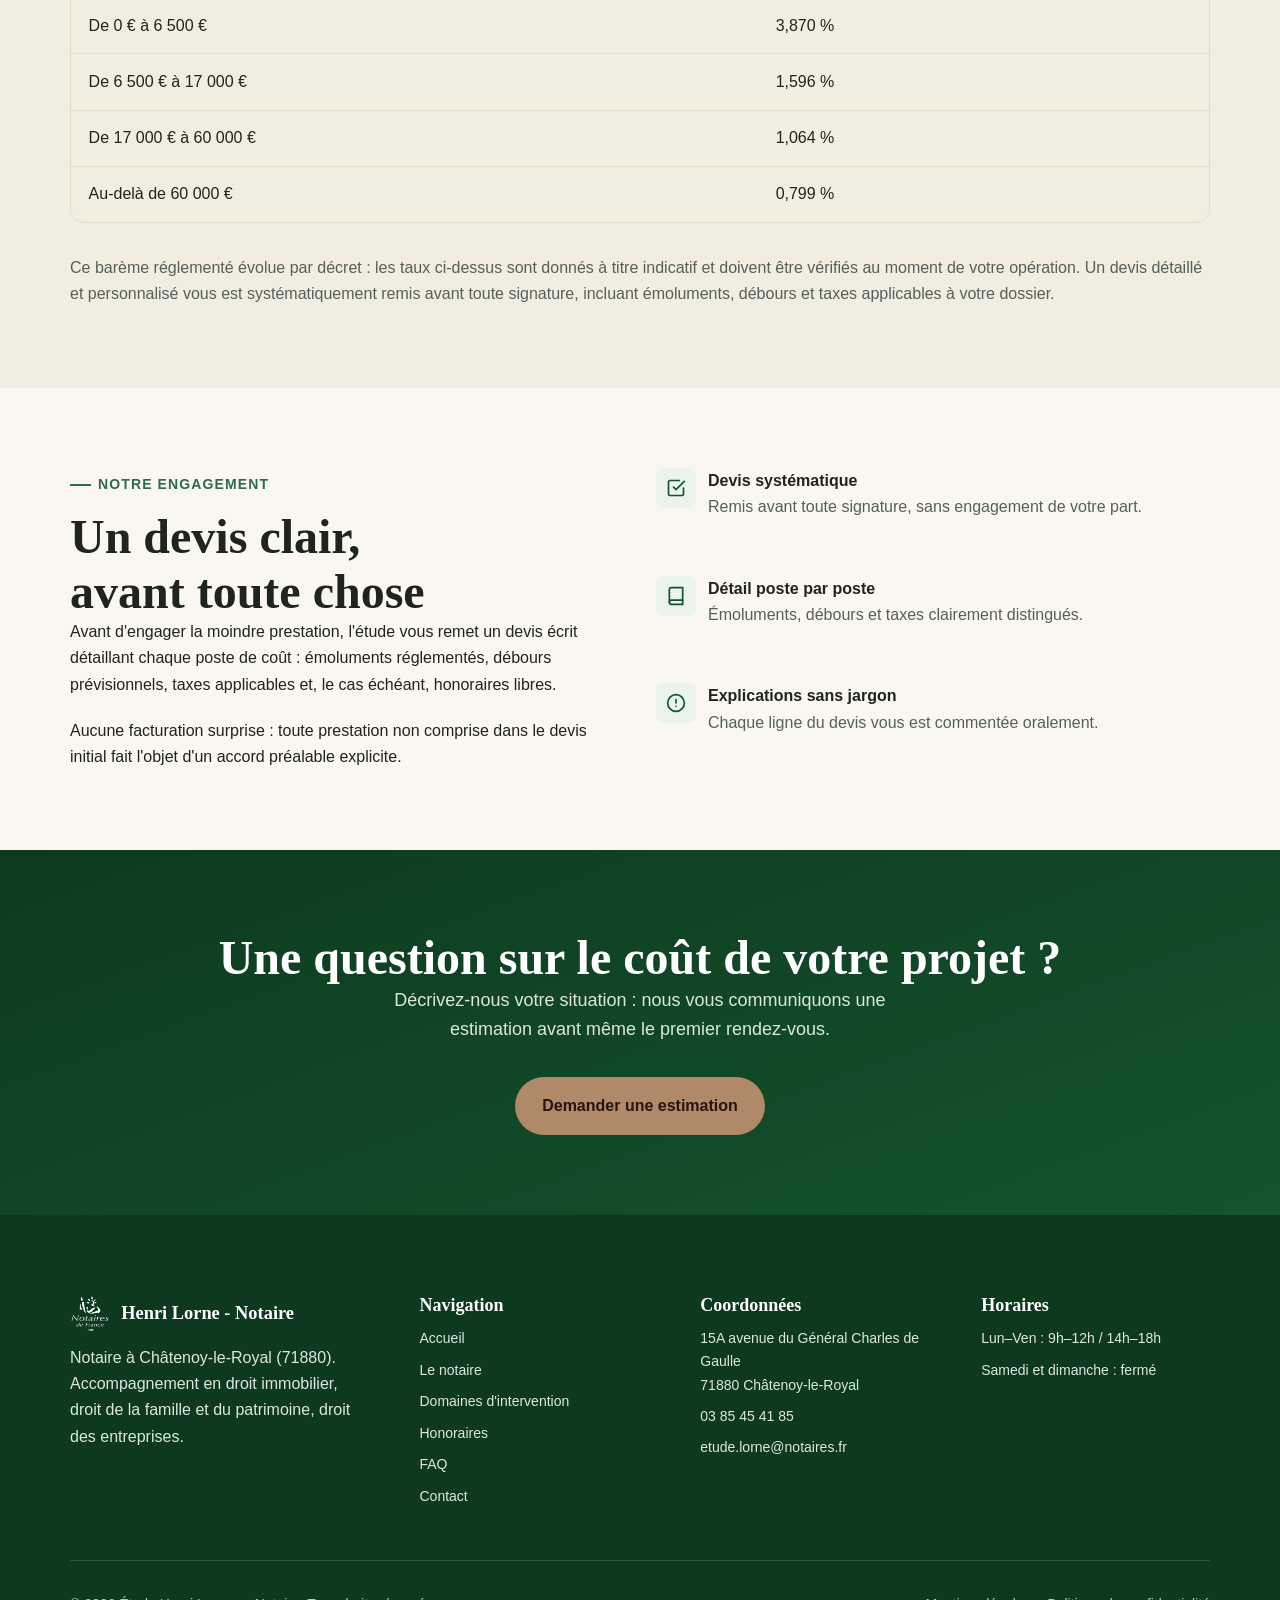
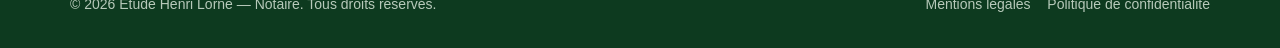
<file: honoraires/index.html>
<!doctype html>
<html lang="fr">
<head>
  <meta charset="UTF-8">
  <meta name="viewport" content="width=device-width, initial-scale=1">
  <title>Honoraires du notaire — Tarifs et frais expliqués | Henri Lorne - Notaire</title>
  <meta name="description" content="Comprendre les honoraires d'un notaire à Châtenoy-le-Royal : émoluments réglementés, débours, taxes et honoraires libres. Grille indicative et devis systématique avant toute prestation.">
  <link rel="canonical" href="https://lorne.notaires.fr/honoraires/">

  <meta property="og:type" content="website">
  <meta property="og:site_name" content="Henri Lorne - Notaire">
  <meta property="og:title" content="Honoraires — Henri Lorne - Notaire">
  <meta property="og:description" content="Comprendre les honoraires et frais de notaire : émoluments, débours, taxes.">
  <meta property="og:url" content="https://lorne.notaires.fr/honoraires/">
  <meta property="og:image" content="https://lorne.notaires.fr/assets/img/og-image.jpg">
  <meta property="og:locale" content="fr_FR">
  <meta name="twitter:card" content="summary_large_image">

  <link rel="icon" href="/assets/img/favicon.svg" type="image/svg+xml">
  <link rel="icon" href="/assets/img/favicon-32.png" sizes="32x32" type="image/png">
  <link rel="apple-touch-icon" href="/assets/img/apple-touch-icon.png">
  <link rel="manifest" href="/site.webmanifest">
  <meta name="theme-color" content="#14532d">
  <link rel="stylesheet" href="/assets/css/style.css?v=6">

  <script type="application/ld+json">
  {
    "@context": "https://schema.org",
    "@type": "BreadcrumbList",
    "itemListElement": [
      { "@type": "ListItem", "position": 1, "name": "Accueil", "item": "https://lorne.notaires.fr/" },
      { "@type": "ListItem", "position": 2, "name": "Honoraires", "item": "https://lorne.notaires.fr/honoraires/" }
    ]
  }
  </script>
</head>
<body>
  <a class="skip-link" href="#main">Aller au contenu principal</a>

  <header class="site-header">
    <div class="container header-bar">
      <a class="brand" href="/">
        <picture>
          <source srcset="/assets/img/ndf-logo-white.png" media="(prefers-color-scheme: dark)">
          <img class="brand__mark" src="/assets/img/ndf-logo-dark.png" alt="" width="44" height="42">
        </picture>
        <span class="brand__text">Henri Lorne - Notaire<small>Châtenoy-le-Royal</small></span>
      </a>
      <button class="nav-toggle" aria-expanded="false" aria-controls="main-nav" aria-label="Ouvrir le menu">
        <svg class="icon-open" viewBox="0 0 24 24" fill="none" stroke="currentColor" stroke-width="2" stroke-linecap="round"><line x1="3" y1="6" x2="21" y2="6"/><line x1="3" y1="12" x2="21" y2="12"/><line x1="3" y1="18" x2="21" y2="18"/></svg>
        <svg class="icon-close" viewBox="0 0 24 24" fill="none" stroke="currentColor" stroke-width="2" stroke-linecap="round"><line x1="5" y1="5" x2="19" y2="19"/><line x1="19" y1="5" x2="5" y2="19"/></svg>
      </button>
      <nav id="main-nav" class="main-nav" aria-label="Navigation principale">
        <div class="main-nav-inner">
          <ul>
            <li><a href="/">Accueil</a></li>
            <li><a href="/le-notaire/">Le notaire</a></li>
            <li><a href="/domaines-intervention/">Domaines d'intervention</a></li>
            <li><a href="/honoraires/" aria-current="page">Honoraires</a></li>
            <li><a href="/faq/">FAQ</a></li>
          </ul>
          <a class="btn btn--primary btn--sm nav-cta" href="/contact/">Prendre rendez-vous</a>
        </div>
      </nav>
    </div>
  </header>

  <main id="main">

    <div class="page-header">
      <div class="container">
        <ol class="breadcrumb">
          <li><a href="/">Accueil</a></li>
          <li aria-current="page">Honoraires</li>
        </ol>
        <p class="eyebrow">Transparence</p>
        <h1>Comprendre les honoraires d'un notaire</h1>
        <p class="lede">Le coût d'un acte notarié comprend plusieurs éléments distincts, dont une grande partie ne revient pas au notaire. Voici comment s'y retrouver.</p>
      </div>
    </div>

    <section class="section">
      <div class="container">
        <div class="callout mb-lg" data-reveal>
          <p><strong>À retenir :</strong> ce que l'on appelle communément « frais de notaire » désigne en réalité un ensemble de sommes dont la majeure partie (souvent 75 à 80 % pour un achat immobilier) constitue des taxes reversées à l'État et aux collectivités, et non la rémunération du notaire.</p>
        </div>

        <div class="grid grid--2">
          <div class="card" data-reveal>
            <h3>1. Les émoluments réglementés</h3>
            <p>Ils rémunèrent les actes les plus courants (vente immobilière, donation, succession...) selon un barème national fixé par décret, identique dans toute la France quel que soit le notaire choisi. Ils sont soit proportionnels à la valeur de l'acte (dégressifs par tranches), soit fixes.</p>
          </div>
          <div class="card" data-reveal>
            <h3>2. Les débours</h3>
            <p>Ce sont des frais que le notaire avance pour votre compte auprès d'organismes tiers : extraits cadastraux, documents d'urbanisme, état hypothécaire, géomètre... Ils vous sont ensuite refacturés au centime près, sans marge.</p>
          </div>
          <div class="card" data-reveal>
            <h3>3. Les taxes &amp; droits</h3>
            <p>Droits d'enregistrement, taxe de publicité foncière, contribution de sécurité immobilière : ces sommes, souvent les plus importantes, sont collectées par le notaire mais intégralement reversées au Trésor Public et aux collectivités locales.</p>
          </div>
          <div class="card" data-reveal>
            <h3>4. Les honoraires libres</h3>
            <p>Pour certaines prestations non tarifées par la loi (conseil patrimonial complexe, négociation immobilière, montages spécifiques), le notaire fixe librement ses honoraires — toujours annoncés et acceptés par écrit avant toute intervention.</p>
          </div>
        </div>
      </div>
    </section>

    <section class="section section--alt" aria-labelledby="bareme-title">
      <div class="container">
        <div class="section-head" data-reveal>
          <p class="eyebrow">Exemple</p>
          <h2 id="bareme-title">Barème indicatif des émoluments — vente immobilière</h2>
          <p class="lede">Barème national réglementé, appliqué sur le prix de vente, par tranches dégressives (hors taxe, hors débours et hors taxes d'État).</p>
        </div>
        <div class="table-wrap" data-reveal>
          <table>
            <thead>
              <tr><th>Tranche du prix</th><th>Taux appliqué</th></tr>
            </thead>
            <tbody>
              <tr><td>De 0 € à 6 500 €</td><td>3,870 %</td></tr>
              <tr><td>De 6 500 € à 17 000 €</td><td>1,596 %</td></tr>
              <tr><td>De 17 000 € à 60 000 €</td><td>1,064 %</td></tr>
              <tr><td>Au-delà de 60 000 €</td><td>0,799 %</td></tr>
            </tbody>
          </table>
        </div>
        <p class="text-muted mt-lg">Ce barème réglementé évolue par décret : les taux ci-dessus sont donnés à titre indicatif et doivent être vérifiés au moment de votre opération. Un devis détaillé et personnalisé vous est systématiquement remis avant toute signature, incluant émoluments, débours et taxes applicables à votre dossier.</p>
      </div>
    </section>

    <section class="section" aria-labelledby="engagement-title">
      <div class="container grid grid--2">
        <div data-reveal>
          <p class="eyebrow">Notre engagement</p>
          <h2 id="engagement-title">Un devis clair, avant toute chose</h2>
          <div class="flow">
            <p>Avant d'engager la moindre prestation, l'étude vous remet un devis écrit détaillant chaque poste de coût : émoluments réglementés, débours prévisionnels, taxes applicables et, le cas échéant, honoraires libres.</p>
            <p>Aucune facturation surprise : toute prestation non comprise dans le devis initial fait l'objet d'un accord préalable explicite.</p>
          </div>
        </div>
        <ul class="info-list" data-reveal>
          <li>
            <span class="icon"><svg viewBox="0 0 24 24" fill="none" stroke="currentColor" stroke-width="2" stroke-linecap="round"><path d="M9 11l3 3L22 4"/><path d="M21 12v7a2 2 0 0 1-2 2H5a2 2 0 0 1-2-2V5a2 2 0 0 1 2-2h11"/></svg></span>
            <div><strong>Devis systématique</strong><p class="text-muted">Remis avant toute signature, sans engagement de votre part.</p></div>
          </li>
          <li>
            <span class="icon"><svg viewBox="0 0 24 24" fill="none" stroke="currentColor" stroke-width="2" stroke-linecap="round"><path d="M4 19.5A2.5 2.5 0 0 1 6.5 17H20"/><path d="M6.5 2H20v20H6.5A2.5 2.5 0 0 1 4 19.5v-15A2.5 2.5 0 0 1 6.5 2z"/></svg></span>
            <div><strong>Détail poste par poste</strong><p class="text-muted">Émoluments, débours et taxes clairement distingués.</p></div>
          </li>
          <li>
            <span class="icon"><svg viewBox="0 0 24 24" fill="none" stroke="currentColor" stroke-width="2" stroke-linecap="round"><circle cx="12" cy="12" r="10"/><line x1="12" y1="8" x2="12" y2="12"/><line x1="12" y1="16" x2="12.01" y2="16"/></svg></span>
            <div><strong>Explications sans jargon</strong><p class="text-muted">Chaque ligne du devis vous est commentée oralement.</p></div>
          </li>
        </ul>
      </div>
    </section>

    <section class="section section--primary">
      <div class="container center">
        <h2>Une question sur le coût de votre projet ?</h2>
        <p class="lede" style="color:#dce8de; margin-inline:auto; max-width:52ch;">Décrivez-nous votre situation : nous vous communiquons une estimation avant même le premier rendez-vous.</p>
        <a class="btn btn--accent mt-lg" href="/contact/">Demander une estimation</a>
      </div>
    </section>

  </main>

  <footer class="site-footer">
    <div class="container">
      <div class="footer-grid">
        <div>
          <div class="footer-brand">
            <img class="brand__mark" src="/assets/img/ndf-logo-white.png" alt="" width="40" height="38">
            Henri Lorne - Notaire
          </div>
          <p>Notaire à Châtenoy-le-Royal (71880). Accompagnement en droit immobilier, droit de la famille et du patrimoine, droit des entreprises.</p>
        </div>
        <div>
          <h2>Navigation</h2>
          <ul>
            <li><a href="/">Accueil</a></li>
            <li><a href="/le-notaire/">Le notaire</a></li>
            <li><a href="/domaines-intervention/">Domaines d'intervention</a></li>
            <li><a href="/honoraires/">Honoraires</a></li>
            <li><a href="/faq/">FAQ</a></li>
            <li><a href="/contact/">Contact</a></li>
          </ul>
        </div>
        <div>
          <h2>Coordonnées</h2>
          <ul>
            <li>15A avenue du Général Charles de Gaulle<br>71880 Châtenoy-le-Royal</li>
            <li><a href="tel:+33385454185">03 85 45 41 85</a></li>
            <li><a href="mailto:etude.lorne@notaires.fr">etude.lorne@notaires.fr</a></li>
          </ul>
        </div>
        <div>
          <h2>Horaires</h2>
          <ul>
            <li>Lun–Ven : 9h–12h / 14h–18h</li>
            <li>Samedi et dimanche : fermé</li>
          </ul>
        </div>
      </div>
      <div class="footer-bottom">
        <p>© <span data-current-year>2026</span> Étude Henri Lorne — Notaire. Tous droits réservés.</p>
        <ul>
          <li><a href="/mentions-legales/">Mentions légales</a></li>
          <li><a href="/politique-confidentialite/">Politique de confidentialité</a></li>
        </ul>
      </div>
    </div>
  </footer>

  <script src="/assets/js/main.js?v=4" defer></script>
</body>
</html>
</file>
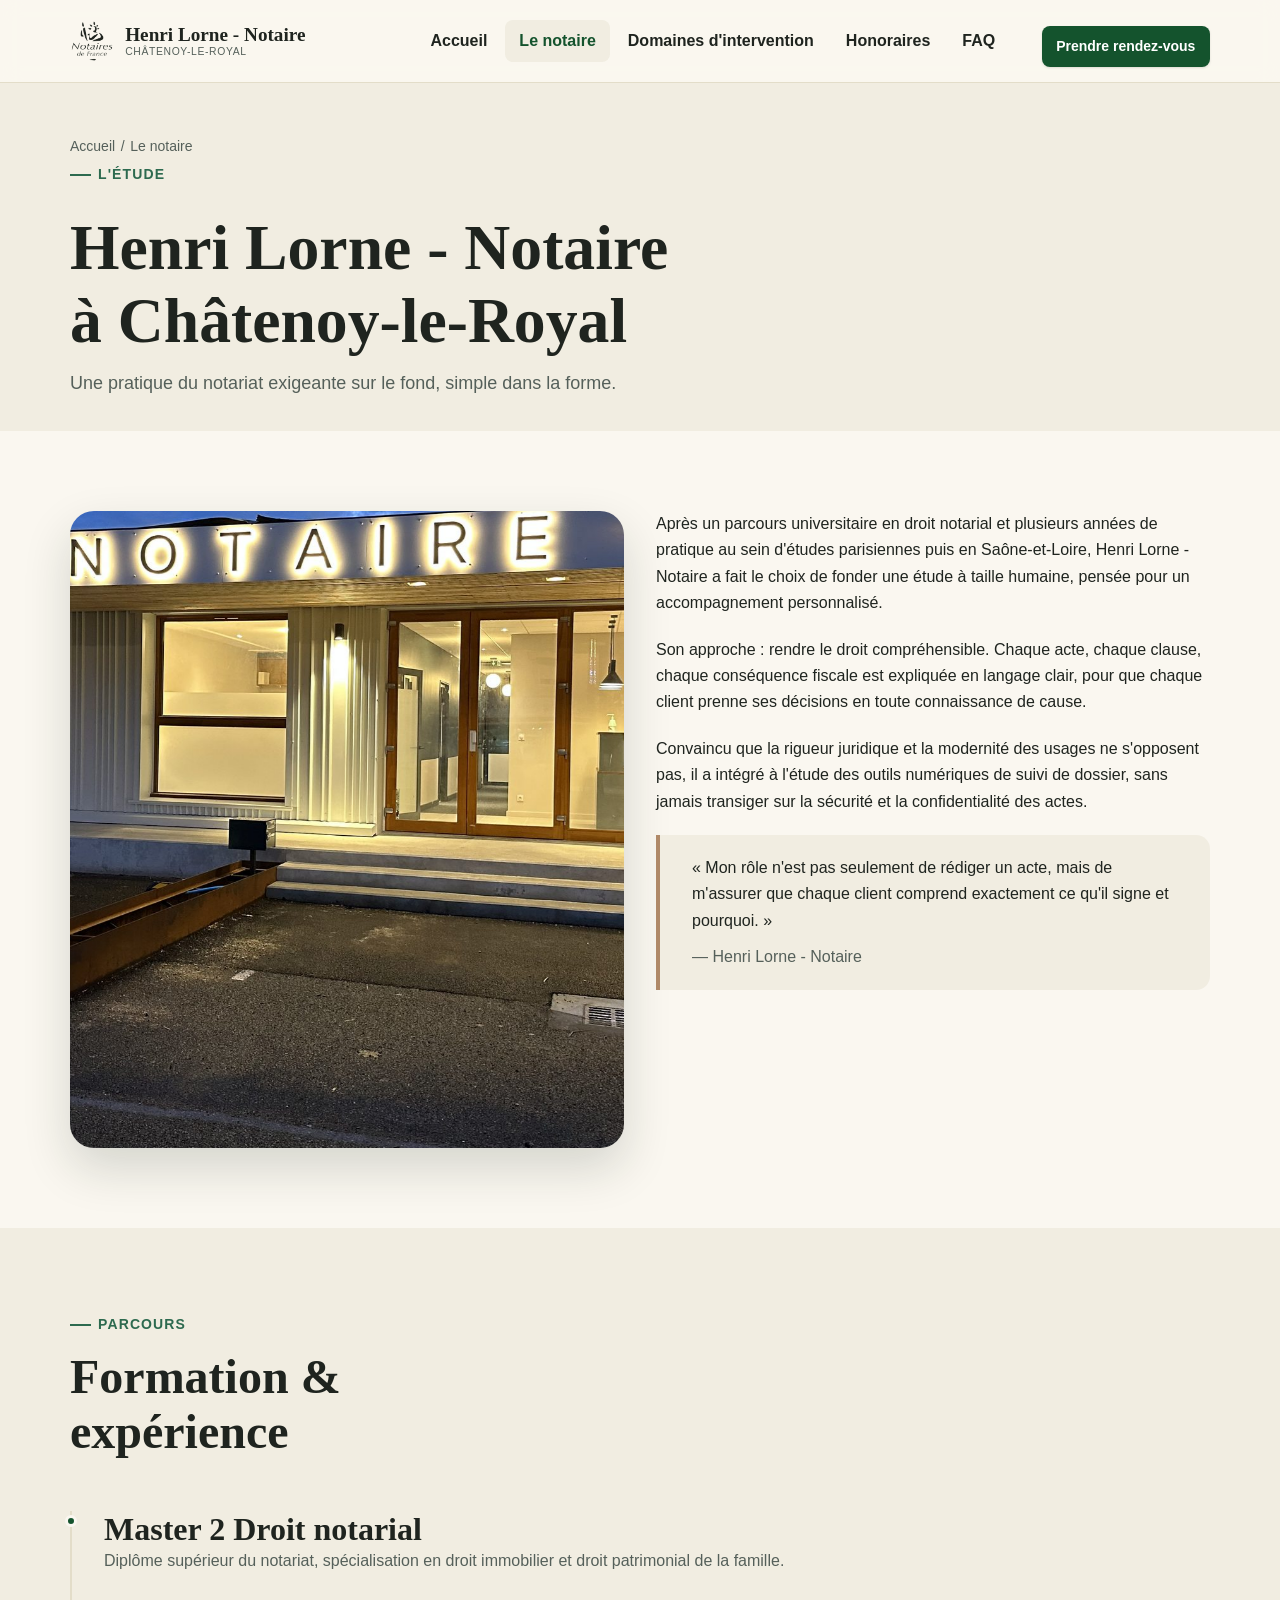
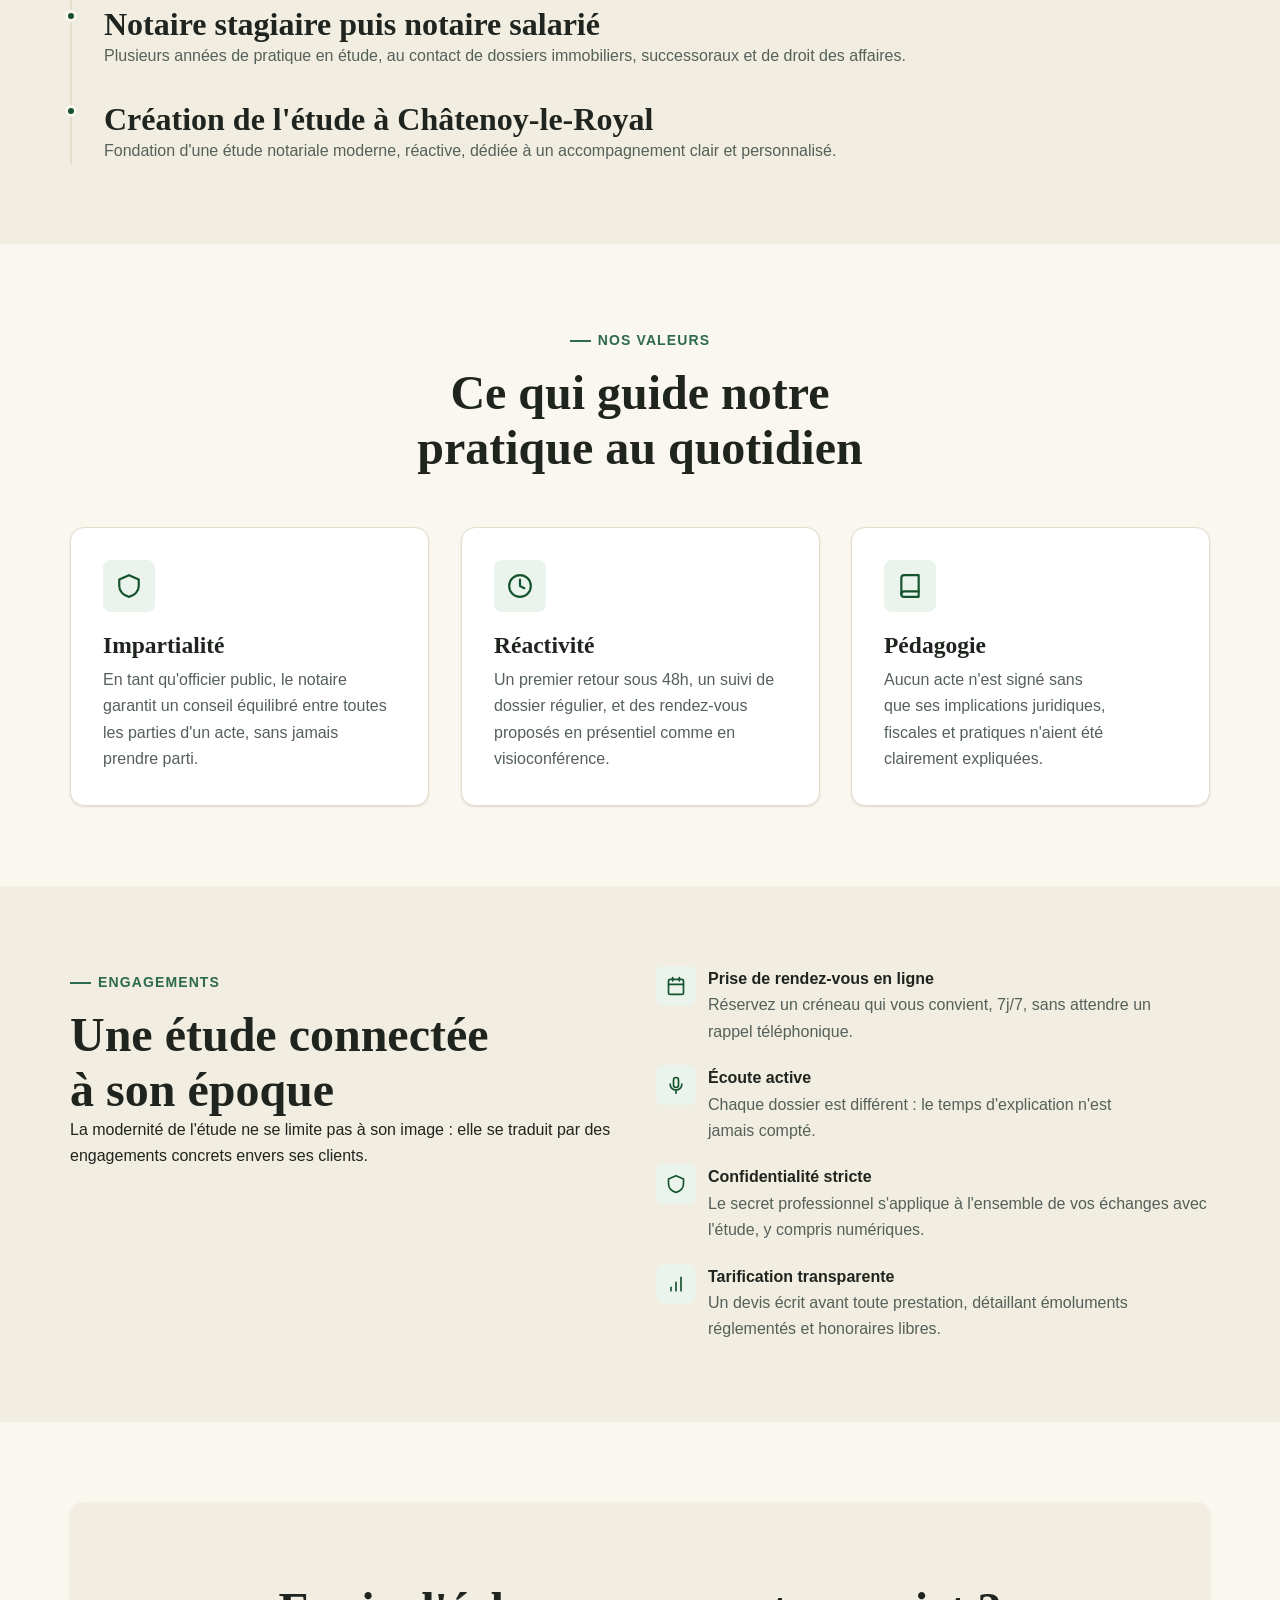
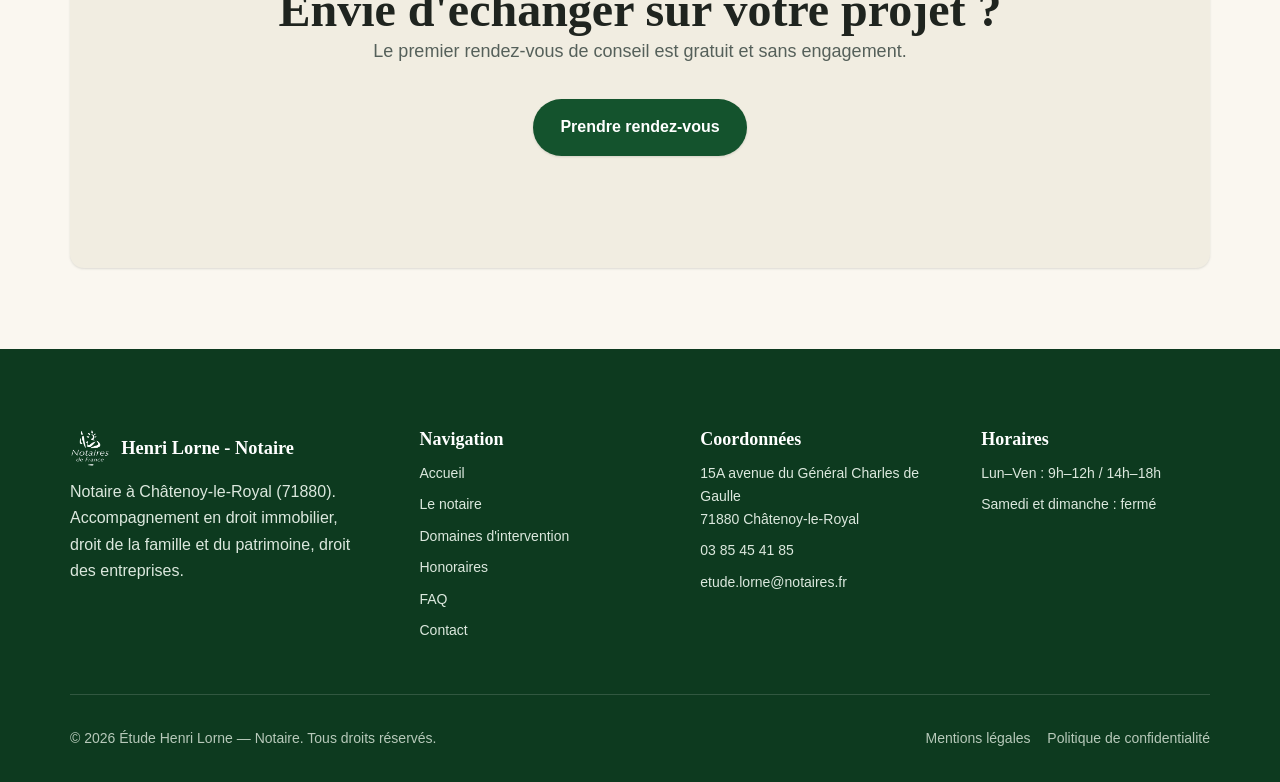
<file: le-notaire/index.html>
<!doctype html>
<html lang="fr">
<head>
  <meta charset="UTF-8">
  <meta name="viewport" content="width=device-width, initial-scale=1">
  <title>Le notaire — Henri Lorne - Notaire | Étude notariale à Châtenoy-le-Royal</title>
  <meta name="description" content="Découvrez Henri Lorne - Notaire à Châtenoy-le-Royal : parcours, valeurs et engagement d'une étude moderne, humaine et rigoureuse au service de ses clients.">
  <link rel="canonical" href="https://lorne.notaires.fr/le-notaire/">

  <meta property="og:type" content="profile">
  <meta property="og:site_name" content="Henri Lorne - Notaire">
  <meta property="og:title" content="Le notaire — Henri Lorne - Notaire">
  <meta property="og:description" content="Parcours, valeurs et engagement de Henri Lorne - Notaire à Châtenoy-le-Royal.">
  <meta property="og:url" content="https://lorne.notaires.fr/le-notaire/">
  <meta property="og:image" content="https://lorne.notaires.fr/assets/img/og-image.jpg">
  <meta property="og:locale" content="fr_FR">
  <meta name="twitter:card" content="summary_large_image">

  <link rel="icon" href="/assets/img/favicon.svg" type="image/svg+xml">
  <link rel="icon" href="/assets/img/favicon-32.png" sizes="32x32" type="image/png">
  <link rel="apple-touch-icon" href="/assets/img/apple-touch-icon.png">
  <link rel="manifest" href="/site.webmanifest">
  <meta name="theme-color" content="#14532d">
  <link rel="stylesheet" href="/assets/css/style.css?v=6">

  <script type="application/ld+json">
  {
    "@context": "https://schema.org",
    "@graph": [
      {
        "@type": "Person",
        "@id": "https://lorne.notaires.fr/le-notaire/#person",
        "name": "Henri Lorne",
        "jobTitle": "Notaire",
        "worksFor": { "@id": "https://lorne.notaires.fr/#organization" },
        "url": "https://lorne.notaires.fr/le-notaire/",
        "image": "https://lorne.notaires.fr/assets/img/og-image.jpg"
      },
      {
        "@type": "BreadcrumbList",
        "itemListElement": [
          { "@type": "ListItem", "position": 1, "name": "Accueil", "item": "https://lorne.notaires.fr/" },
          { "@type": "ListItem", "position": 2, "name": "Le notaire", "item": "https://lorne.notaires.fr/le-notaire/" }
        ]
      }
    ]
  }
  </script>
</head>
<body>
  <a class="skip-link" href="#main">Aller au contenu principal</a>

  <header class="site-header">
    <div class="container header-bar">
      <a class="brand" href="/">
        <picture>
          <source srcset="/assets/img/ndf-logo-white.png" media="(prefers-color-scheme: dark)">
          <img class="brand__mark" src="/assets/img/ndf-logo-dark.png" alt="" width="44" height="42">
        </picture>
        <span class="brand__text">Henri Lorne - Notaire<small>Châtenoy-le-Royal</small></span>
      </a>
      <button class="nav-toggle" aria-expanded="false" aria-controls="main-nav" aria-label="Ouvrir le menu">
        <svg class="icon-open" viewBox="0 0 24 24" fill="none" stroke="currentColor" stroke-width="2" stroke-linecap="round"><line x1="3" y1="6" x2="21" y2="6"/><line x1="3" y1="12" x2="21" y2="12"/><line x1="3" y1="18" x2="21" y2="18"/></svg>
        <svg class="icon-close" viewBox="0 0 24 24" fill="none" stroke="currentColor" stroke-width="2" stroke-linecap="round"><line x1="5" y1="5" x2="19" y2="19"/><line x1="19" y1="5" x2="5" y2="19"/></svg>
      </button>
      <nav id="main-nav" class="main-nav" aria-label="Navigation principale">
        <div class="main-nav-inner">
          <ul>
            <li><a href="/">Accueil</a></li>
            <li><a href="/le-notaire/" aria-current="page">Le notaire</a></li>
            <li><a href="/domaines-intervention/">Domaines d'intervention</a></li>
            <li><a href="/honoraires/">Honoraires</a></li>
            <li><a href="/faq/">FAQ</a></li>
          </ul>
          <a class="btn btn--primary btn--sm nav-cta" href="/contact/">Prendre rendez-vous</a>
        </div>
      </nav>
    </div>
  </header>

  <main id="main">

    <div class="page-header">
      <div class="container">
        <ol class="breadcrumb">
          <li><a href="/">Accueil</a></li>
          <li aria-current="page">Le notaire</li>
        </ol>
        <p class="eyebrow">L'étude</p>
        <h1>Henri Lorne - Notaire à Châtenoy-le-Royal</h1>
        <p class="lede">Une pratique du notariat exigeante sur le fond, simple dans la forme.</p>
      </div>
    </div>

    <section class="section">
      <div class="container grid grid--2">
        <div data-reveal>
          <div class="hero__art" style="aspect-ratio: 4/4.6;">
            <img src="/assets/img/etude-facade-portrait.jpg" alt="Entrée de l'étude notariale de Henri Lorne - Notaire à Châtenoy-le-Royal, enseigne « Notaire » rétroéclairée" width="1000" height="1150" loading="lazy">
          </div>
        </div>
        <div class="flow" data-reveal>
          <p>Après un parcours universitaire en droit notarial et plusieurs années de pratique au sein d'études parisiennes puis en Saône-et-Loire, Henri Lorne - Notaire a fait le choix de fonder une étude à taille humaine, pensée pour un accompagnement personnalisé.</p>
          <p>Son approche : rendre le droit compréhensible. Chaque acte, chaque clause, chaque conséquence fiscale est expliquée en langage clair, pour que chaque client prenne ses décisions en toute connaissance de cause.</p>
          <p>Convaincu que la rigueur juridique et la modernité des usages ne s'opposent pas, il a intégré à l'étude des outils numériques de suivi de dossier, sans jamais transiger sur la sécurité et la confidentialité des actes.</p>
          <blockquote class="callout">
            <p>« Mon rôle n'est pas seulement de rédiger un acte, mais de m'assurer que chaque client comprend exactement ce qu'il signe et pourquoi. »</p>
            <p class="text-muted">— Henri Lorne - Notaire</p>
          </blockquote>
        </div>
      </div>
    </section>

    <section class="section section--alt" aria-labelledby="parcours-title">
      <div class="container">
        <div class="section-head" data-reveal>
          <p class="eyebrow">Parcours</p>
          <h2 id="parcours-title">Formation &amp; expérience</h2>
        </div>
        <ul class="timeline">
          <li data-reveal>
            <h3>Master 2 Droit notarial</h3>
            <p class="text-muted">Diplôme supérieur du notariat, spécialisation en droit immobilier et droit patrimonial de la famille.</p>
          </li>
          <li data-reveal>
            <h3>Notaire stagiaire puis notaire salarié</h3>
            <p class="text-muted">Plusieurs années de pratique en étude, au contact de dossiers immobiliers, successoraux et de droit des affaires.</p>
          </li>
          <li data-reveal>
            <h3>Création de l'étude à Châtenoy-le-Royal</h3>
            <p class="text-muted">Fondation d'une étude notariale moderne, réactive, dédiée à un accompagnement clair et personnalisé.</p>
          </li>
        </ul>
      </div>
    </section>

    <section class="section" aria-labelledby="valeurs-title">
      <div class="container">
        <div class="section-head section-head--center" data-reveal>
          <p class="eyebrow">Nos valeurs</p>
          <h2 id="valeurs-title">Ce qui guide notre pratique au quotidien</h2>
        </div>
        <div class="grid grid--3">
          <div class="card" data-reveal>
            <div class="card__icon">
              <svg viewBox="0 0 24 24" fill="none" stroke="currentColor" stroke-width="2" stroke-linecap="round" stroke-linejoin="round"><path d="M12 2 3 6v6c0 5 4 9 9 10 5-1 9-5 9-10V6z"/></svg>
            </div>
            <h3>Impartialité</h3>
            <p>En tant qu'officier public, le notaire garantit un conseil équilibré entre toutes les parties d'un acte, sans jamais prendre parti.</p>
          </div>
          <div class="card" data-reveal>
            <div class="card__icon">
              <svg viewBox="0 0 24 24" fill="none" stroke="currentColor" stroke-width="2" stroke-linecap="round" stroke-linejoin="round"><circle cx="12" cy="12" r="10"/><polyline points="12 6 12 12 16 14"/></svg>
            </div>
            <h3>Réactivité</h3>
            <p>Un premier retour sous 48h, un suivi de dossier régulier, et des rendez-vous proposés en présentiel comme en visioconférence.</p>
          </div>
          <div class="card" data-reveal>
            <div class="card__icon">
              <svg viewBox="0 0 24 24" fill="none" stroke="currentColor" stroke-width="2" stroke-linecap="round" stroke-linejoin="round"><path d="M4 19.5A2.5 2.5 0 0 1 6.5 17H20"/><path d="M6.5 2H20v20H6.5A2.5 2.5 0 0 1 4 19.5v-15A2.5 2.5 0 0 1 6.5 2z"/></svg>
            </div>
            <h3>Pédagogie</h3>
            <p>Aucun acte n'est signé sans que ses implications juridiques, fiscales et pratiques n'aient été clairement expliquées.</p>
          </div>
        </div>
      </div>
    </section>

    <section class="section section--alt" aria-labelledby="engagements-title">
      <div class="container grid grid--2">
        <div data-reveal>
          <p class="eyebrow">Engagements</p>
          <h2 id="engagements-title">Une étude connectée à son époque</h2>
          <div class="flow">
            <p>La modernité de l'étude ne se limite pas à son image : elle se traduit par des engagements concrets envers ses clients.</p>
          </div>
        </div>
        <ul class="info-list" data-reveal>
          <li>
            <span class="icon"><svg viewBox="0 0 24 24" fill="none" stroke="currentColor" stroke-width="2" stroke-linecap="round"><rect x="3" y="4" width="18" height="18" rx="2"/><line x1="16" y1="2" x2="16" y2="6"/><line x1="8" y1="2" x2="8" y2="6"/><line x1="3" y1="10" x2="21" y2="10"/></svg></span>
            <div><strong>Prise de rendez-vous en ligne</strong><p class="text-muted">Réservez un créneau qui vous convient, 7j/7, sans attendre un rappel téléphonique.</p></div>
          </li>
          <li>
            <span class="icon"><svg viewBox="0 0 24 24" fill="none" stroke="currentColor" stroke-width="2" stroke-linecap="round"><path d="M12 15a3 3 0 0 0 3-3V6a3 3 0 0 0-6 0v6a3 3 0 0 0 3 3z"/><path d="M19 11a7 7 0 0 1-14 0"/><line x1="12" y1="19" x2="12" y2="22"/></svg></span>
            <div><strong>Écoute active</strong><p class="text-muted">Chaque dossier est différent : le temps d'explication n'est jamais compté.</p></div>
          </li>
          <li>
            <span class="icon"><svg viewBox="0 0 24 24" fill="none" stroke="currentColor" stroke-width="2" stroke-linecap="round"><path d="M12 2 3 6v6c0 5 4 9 9 10 5-1 9-5 9-10V6z"/></svg></span>
            <div><strong>Confidentialité stricte</strong><p class="text-muted">Le secret professionnel s'applique à l'ensemble de vos échanges avec l'étude, y compris numériques.</p></div>
          </li>
          <li>
            <span class="icon"><svg viewBox="0 0 24 24" fill="none" stroke="currentColor" stroke-width="2" stroke-linecap="round"><path d="M12 20V10M18 20V4M6 20v-4"/></svg></span>
            <div><strong>Tarification transparente</strong><p class="text-muted">Un devis écrit avant toute prestation, détaillant émoluments réglementés et honoraires libres.</p></div>
          </li>
        </ul>
      </div>
    </section>

    <section class="section" aria-labelledby="cta-title">
      <div class="container">
        <div class="card center" style="padding: var(--space-2xl); background: var(--color-bg-alt); border:none" data-reveal>
          <h2 id="cta-title">Envie d'échanger sur votre projet ?</h2>
          <p class="lede" style="margin-inline:auto">Le premier rendez-vous de conseil est gratuit et sans engagement.</p>
          <div class="hero__actions center" style="justify-content:center; margin-top: var(--space-lg)">
            <a class="btn btn--primary" href="/contact/">Prendre rendez-vous</a>
          </div>
        </div>
      </div>
    </section>

  </main>

  <footer class="site-footer">
    <div class="container">
      <div class="footer-grid">
        <div>
          <div class="footer-brand">
            <img class="brand__mark" src="/assets/img/ndf-logo-white.png" alt="" width="40" height="38">
            Henri Lorne - Notaire
          </div>
          <p>Notaire à Châtenoy-le-Royal (71880). Accompagnement en droit immobilier, droit de la famille et du patrimoine, droit des entreprises.</p>
        </div>
        <div>
          <h2>Navigation</h2>
          <ul>
            <li><a href="/">Accueil</a></li>
            <li><a href="/le-notaire/">Le notaire</a></li>
            <li><a href="/domaines-intervention/">Domaines d'intervention</a></li>
            <li><a href="/honoraires/">Honoraires</a></li>
            <li><a href="/faq/">FAQ</a></li>
            <li><a href="/contact/">Contact</a></li>
          </ul>
        </div>
        <div>
          <h2>Coordonnées</h2>
          <ul>
            <li>15A avenue du Général Charles de Gaulle<br>71880 Châtenoy-le-Royal</li>
            <li><a href="tel:+33385454185">03 85 45 41 85</a></li>
            <li><a href="mailto:etude.lorne@notaires.fr">etude.lorne@notaires.fr</a></li>
          </ul>
        </div>
        <div>
          <h2>Horaires</h2>
          <ul>
            <li>Lun–Ven : 9h–12h / 14h–18h</li>
            <li>Samedi et dimanche : fermé</li>
          </ul>
        </div>
      </div>
      <div class="footer-bottom">
        <p>© <span data-current-year>2026</span> Étude Henri Lorne — Notaire. Tous droits réservés.</p>
        <ul>
          <li><a href="/mentions-legales/">Mentions légales</a></li>
          <li><a href="/politique-confidentialite/">Politique de confidentialité</a></li>
        </ul>
      </div>
    </div>
  </footer>

  <script src="/assets/js/main.js?v=4" defer></script>
</body>
</html>
</file>
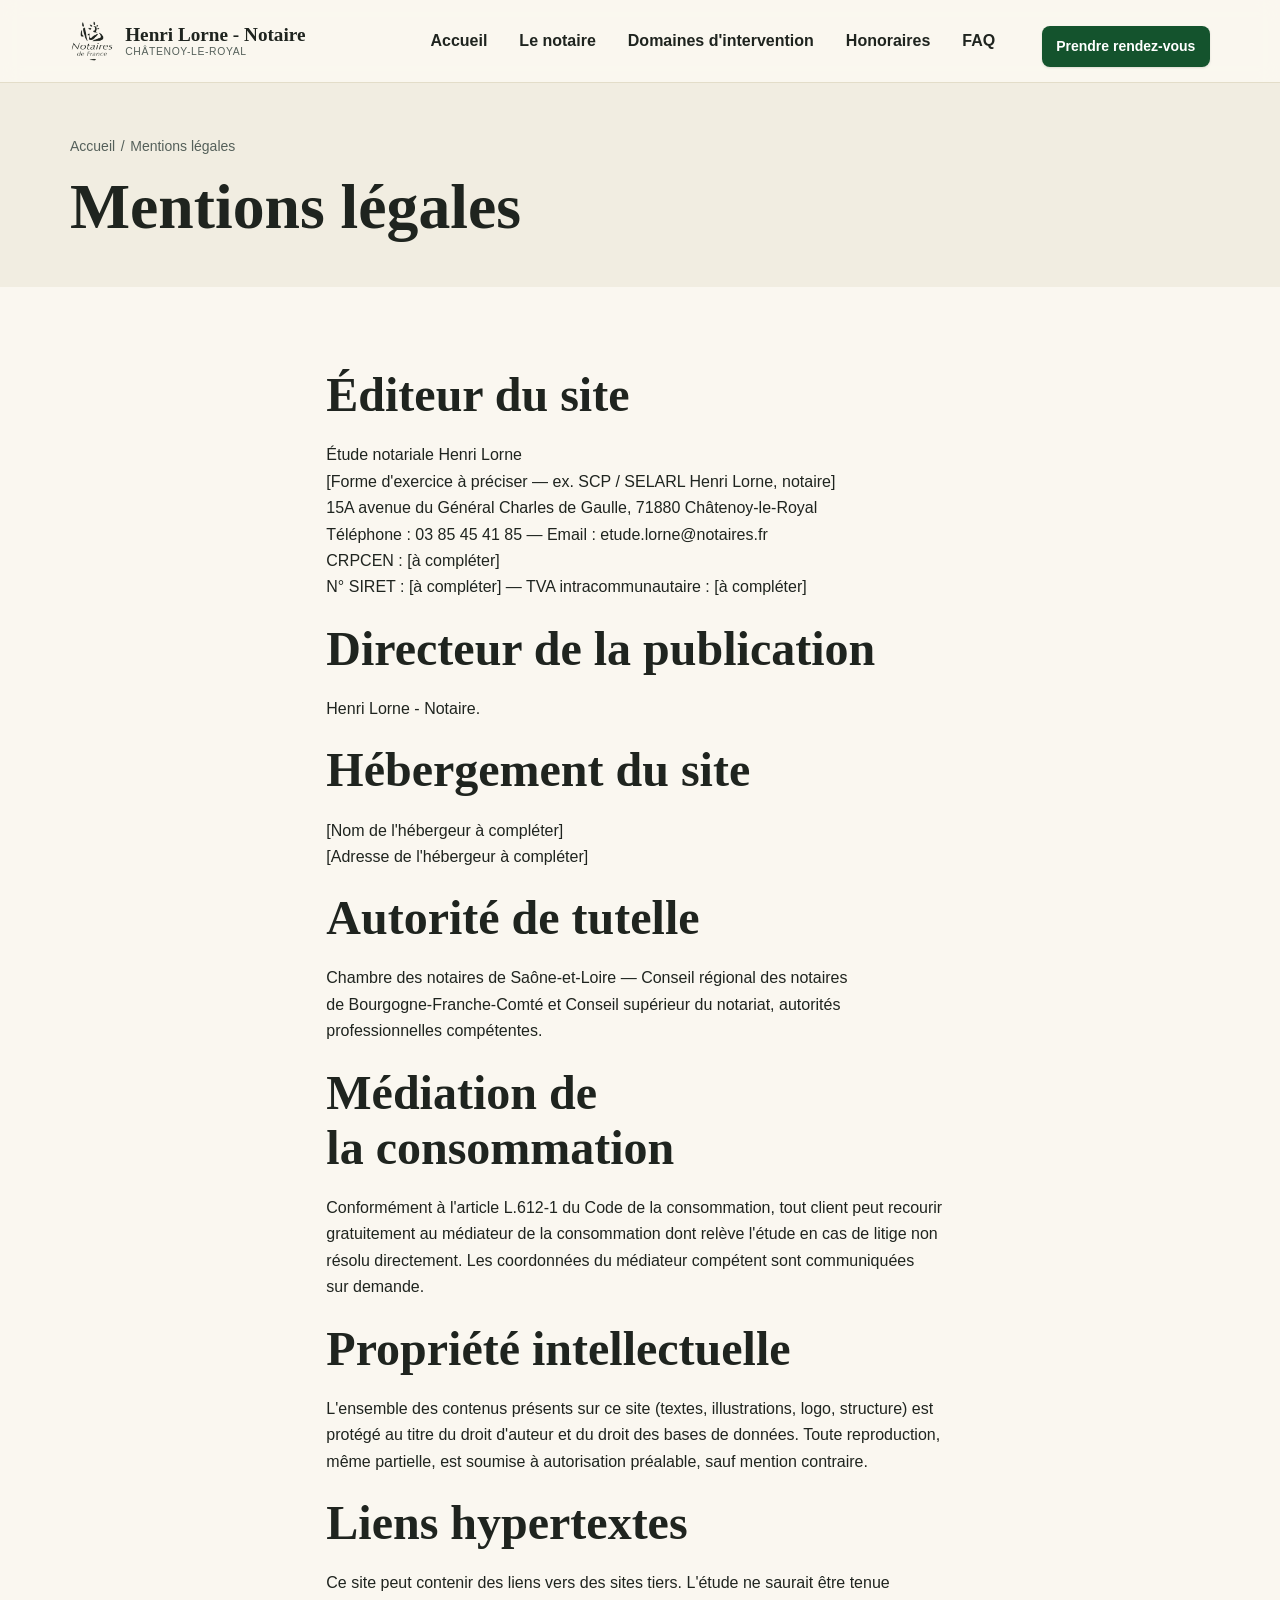
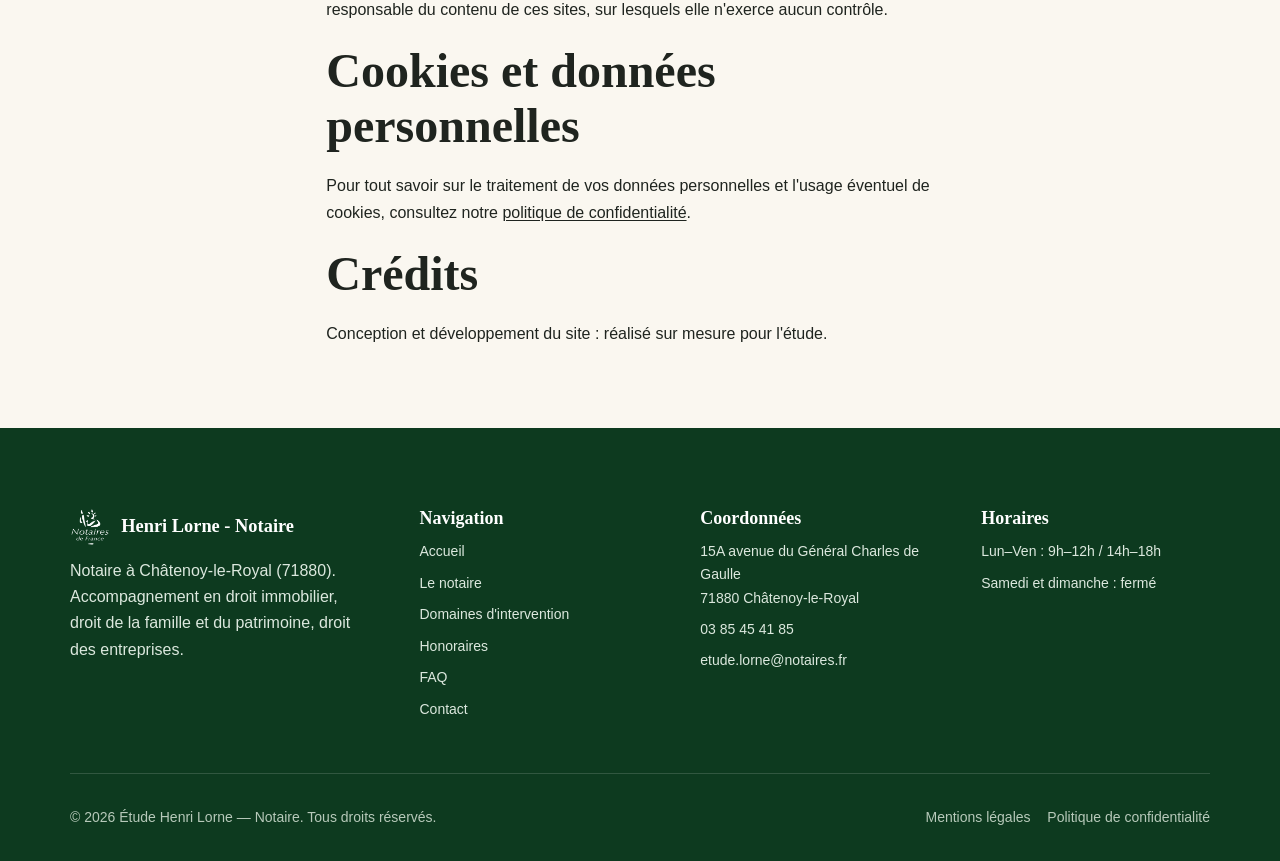
<file: mentions-legales/index.html>
<!doctype html>
<html lang="fr">
<head>
  <meta charset="UTF-8">
  <meta name="viewport" content="width=device-width, initial-scale=1">
  <title>Mentions légales | Henri Lorne - Notaire, Châtenoy-le-Royal</title>
  <meta name="description" content="Mentions légales du site de l'étude notariale de Henri Lorne - Notaire à Châtenoy-le-Royal.">
  <link rel="canonical" href="https://lorne.notaires.fr/mentions-legales/">
  <meta name="robots" content="noindex, follow">

  <link rel="icon" href="/assets/img/favicon.svg" type="image/svg+xml">
  <link rel="icon" href="/assets/img/favicon-32.png" sizes="32x32" type="image/png">
  <link rel="apple-touch-icon" href="/assets/img/apple-touch-icon.png">
  <link rel="manifest" href="/site.webmanifest">
  <meta name="theme-color" content="#14532d">
  <link rel="stylesheet" href="/assets/css/style.css?v=6">
</head>
<body>
  <a class="skip-link" href="#main">Aller au contenu principal</a>

  <header class="site-header">
    <div class="container header-bar">
      <a class="brand" href="/">
        <picture>
          <source srcset="/assets/img/ndf-logo-white.png" media="(prefers-color-scheme: dark)">
          <img class="brand__mark" src="/assets/img/ndf-logo-dark.png" alt="" width="44" height="42">
        </picture>
        <span class="brand__text">Henri Lorne - Notaire<small>Châtenoy-le-Royal</small></span>
      </a>
      <button class="nav-toggle" aria-expanded="false" aria-controls="main-nav" aria-label="Ouvrir le menu">
        <svg class="icon-open" viewBox="0 0 24 24" fill="none" stroke="currentColor" stroke-width="2" stroke-linecap="round"><line x1="3" y1="6" x2="21" y2="6"/><line x1="3" y1="12" x2="21" y2="12"/><line x1="3" y1="18" x2="21" y2="18"/></svg>
        <svg class="icon-close" viewBox="0 0 24 24" fill="none" stroke="currentColor" stroke-width="2" stroke-linecap="round"><line x1="5" y1="5" x2="19" y2="19"/><line x1="19" y1="5" x2="5" y2="19"/></svg>
      </button>
      <nav id="main-nav" class="main-nav" aria-label="Navigation principale">
        <div class="main-nav-inner">
          <ul>
            <li><a href="/">Accueil</a></li>
            <li><a href="/le-notaire/">Le notaire</a></li>
            <li><a href="/domaines-intervention/">Domaines d'intervention</a></li>
            <li><a href="/honoraires/">Honoraires</a></li>
            <li><a href="/faq/">FAQ</a></li>
          </ul>
          <a class="btn btn--primary btn--sm nav-cta" href="/contact/">Prendre rendez-vous</a>
        </div>
      </nav>
    </div>
  </header>

  <main id="main">
    <div class="page-header">
      <div class="container">
        <ol class="breadcrumb">
          <li><a href="/">Accueil</a></li>
          <li aria-current="page">Mentions légales</li>
        </ol>
        <h1>Mentions légales</h1>
      </div>
    </div>

    <section class="section">
      <div class="container flow" style="max-width: 75ch">

        <h2>Éditeur du site</h2>
        <p>
          Étude notariale Henri Lorne<br>
          [Forme d'exercice à préciser — ex. SCP / SELARL Henri Lorne, notaire]<br>
          15A avenue du Général Charles de Gaulle, 71880 Châtenoy-le-Royal<br>
          Téléphone : 03 85 45 41 85 — Email : etude.lorne@notaires.fr<br>
          CRPCEN : [à compléter]<br>
          N° SIRET : [à compléter] — TVA intracommunautaire : [à compléter]
        </p>

        <h2>Directeur de la publication</h2>
        <p>Henri Lorne - Notaire.</p>

        <h2>Hébergement du site</h2>
        <p>[Nom de l'hébergeur à compléter]<br>[Adresse de l'hébergeur à compléter]</p>

        <h2>Autorité de tutelle</h2>
        <p>Chambre des notaires de Saône-et-Loire — Conseil régional des notaires de Bourgogne-Franche-Comté et Conseil supérieur du notariat, autorités professionnelles compétentes.</p>

        <h2>Médiation de la consommation</h2>
        <p>Conformément à l'article L.612-1 du Code de la consommation, tout client peut recourir gratuitement au médiateur de la consommation dont relève l'étude en cas de litige non résolu directement. Les coordonnées du médiateur compétent sont communiquées sur demande.</p>

        <h2>Propriété intellectuelle</h2>
        <p>L'ensemble des contenus présents sur ce site (textes, illustrations, logo, structure) est protégé au titre du droit d'auteur et du droit des bases de données. Toute reproduction, même partielle, est soumise à autorisation préalable, sauf mention contraire.</p>

        <h2>Liens hypertextes</h2>
        <p>Ce site peut contenir des liens vers des sites tiers. L'étude ne saurait être tenue responsable du contenu de ces sites, sur lesquels elle n'exerce aucun contrôle.</p>

        <h2>Cookies et données personnelles</h2>
        <p>Pour tout savoir sur le traitement de vos données personnelles et l'usage éventuel de cookies, consultez notre <a href="/politique-confidentialite/">politique de confidentialité</a>.</p>

        <h2>Crédits</h2>
        <p>Conception et développement du site : réalisé sur mesure pour l'étude.</p>

      </div>
    </section>
  </main>

  <footer class="site-footer">
    <div class="container">
      <div class="footer-grid">
        <div>
          <div class="footer-brand">
            <img class="brand__mark" src="/assets/img/ndf-logo-white.png" alt="" width="40" height="38">
            Henri Lorne - Notaire
          </div>
          <p>Notaire à Châtenoy-le-Royal (71880). Accompagnement en droit immobilier, droit de la famille et du patrimoine, droit des entreprises.</p>
        </div>
        <div>
          <h2>Navigation</h2>
          <ul>
            <li><a href="/">Accueil</a></li>
            <li><a href="/le-notaire/">Le notaire</a></li>
            <li><a href="/domaines-intervention/">Domaines d'intervention</a></li>
            <li><a href="/honoraires/">Honoraires</a></li>
            <li><a href="/faq/">FAQ</a></li>
            <li><a href="/contact/">Contact</a></li>
          </ul>
        </div>
        <div>
          <h2>Coordonnées</h2>
          <ul>
            <li>15A avenue du Général Charles de Gaulle<br>71880 Châtenoy-le-Royal</li>
            <li><a href="tel:+33385454185">03 85 45 41 85</a></li>
            <li><a href="mailto:etude.lorne@notaires.fr">etude.lorne@notaires.fr</a></li>
          </ul>
        </div>
        <div>
          <h2>Horaires</h2>
          <ul>
            <li>Lun–Ven : 9h–12h / 14h–18h</li>
            <li>Samedi et dimanche : fermé</li>
          </ul>
        </div>
      </div>
      <div class="footer-bottom">
        <p>© <span data-current-year>2026</span> Étude Henri Lorne — Notaire. Tous droits réservés.</p>
        <ul>
          <li><a href="/mentions-legales/">Mentions légales</a></li>
          <li><a href="/politique-confidentialite/">Politique de confidentialité</a></li>
        </ul>
      </div>
    </div>
  </footer>

  <script src="/assets/js/main.js?v=4" defer></script>
</body>
</html>
</file>
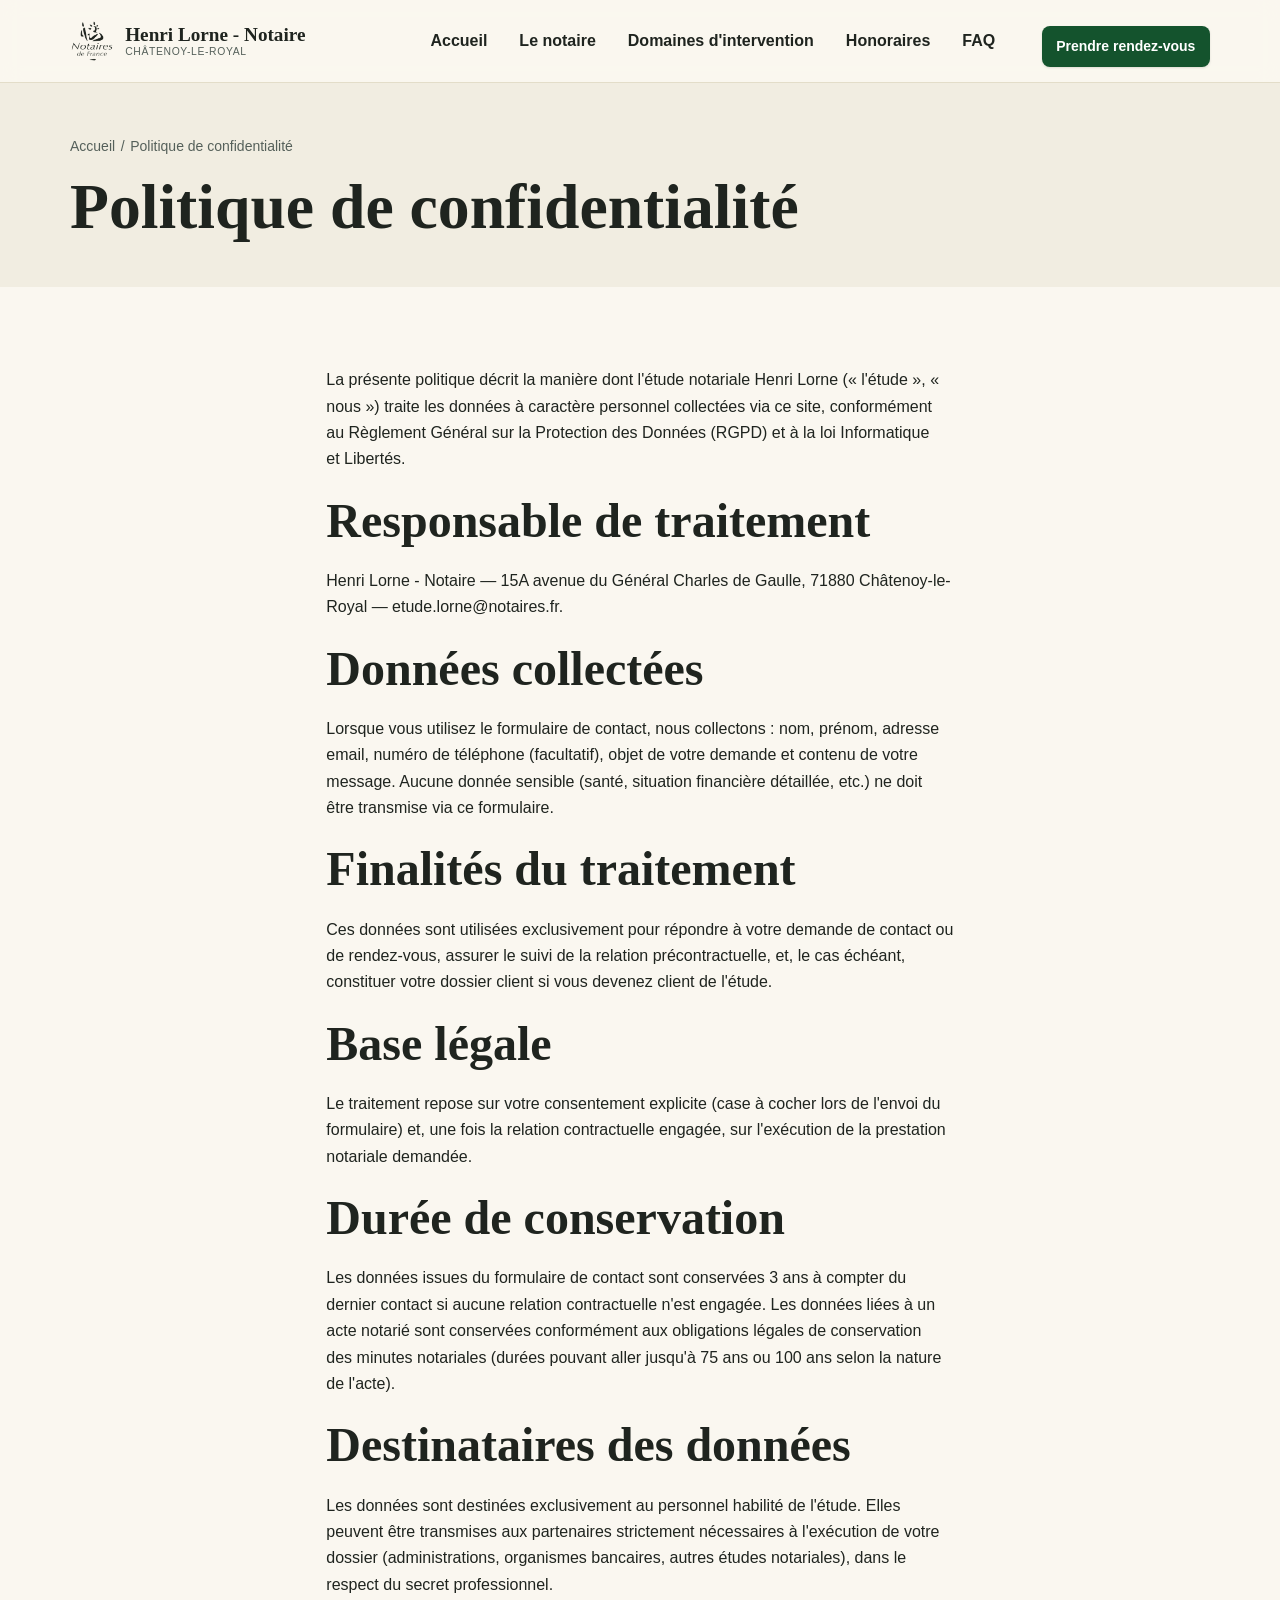
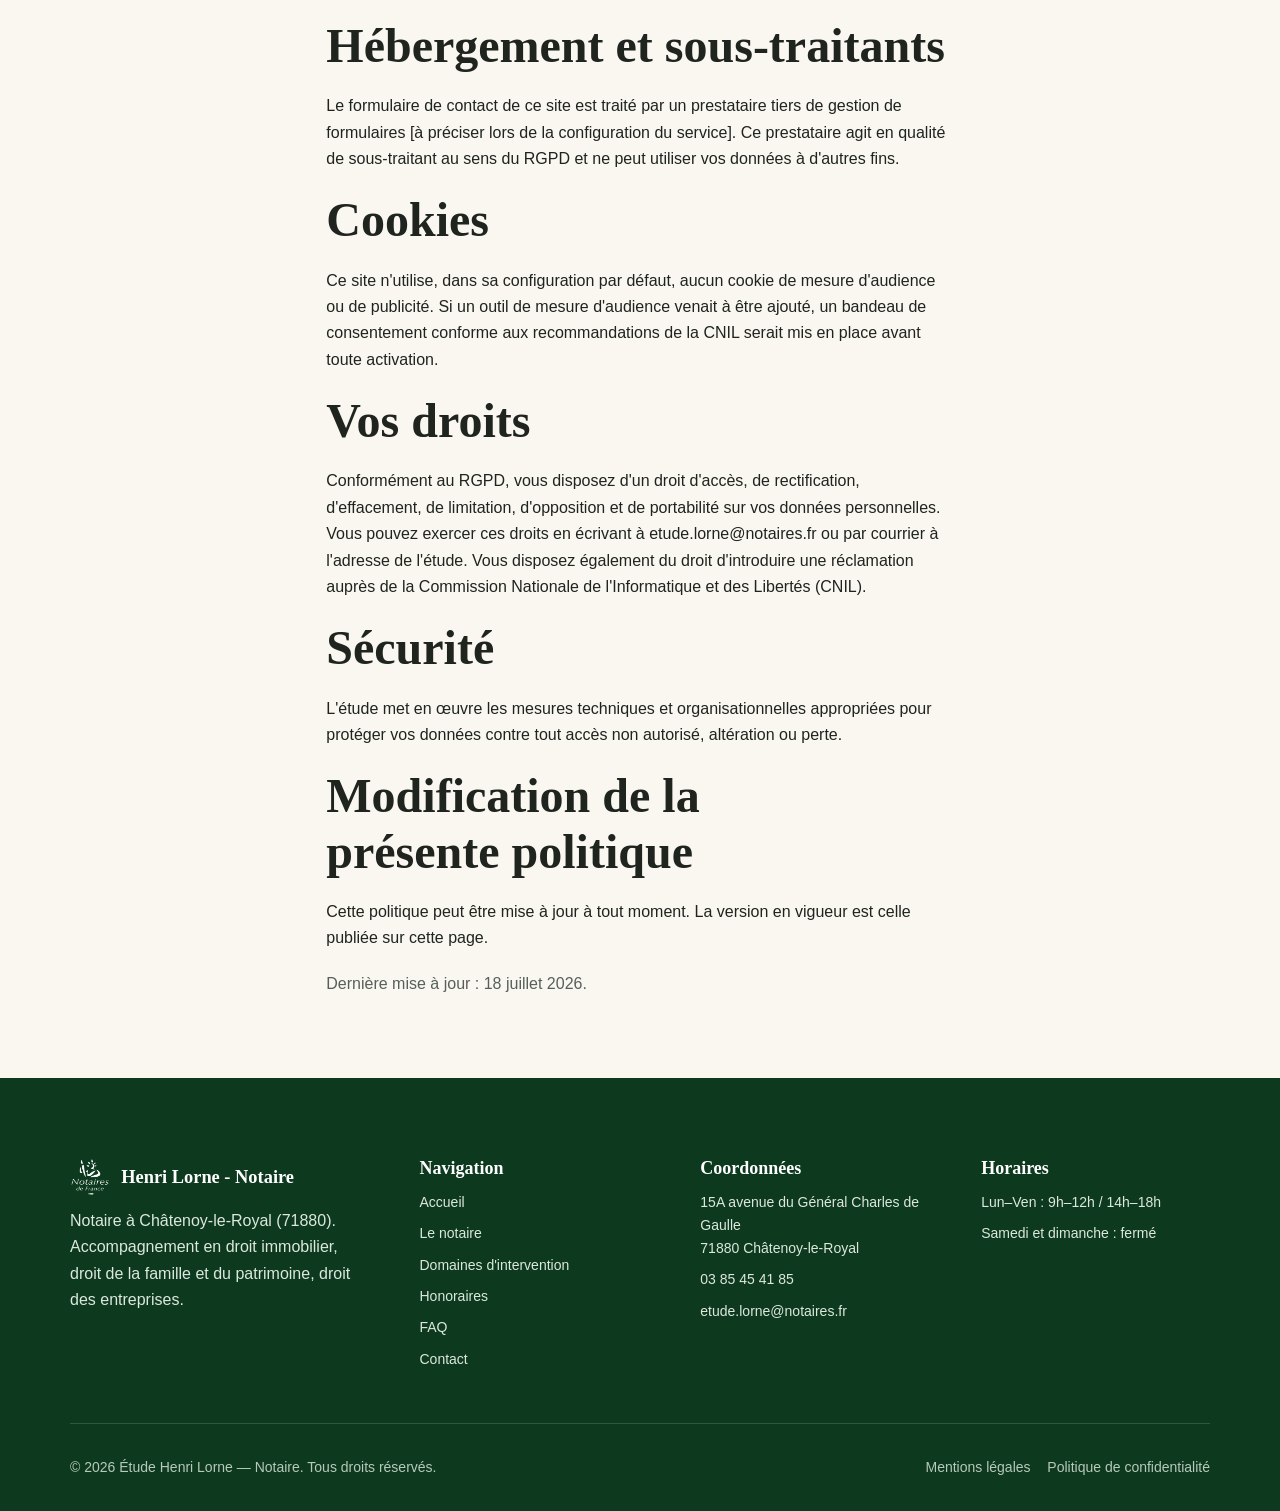
<file: politique-confidentialite/index.html>
<!doctype html>
<html lang="fr">
<head>
  <meta charset="UTF-8">
  <meta name="viewport" content="width=device-width, initial-scale=1">
  <title>Politique de confidentialité | Henri Lorne - Notaire, Châtenoy-le-Royal</title>
  <meta name="description" content="Politique de confidentialité et de protection des données personnelles de l'étude notariale de Henri Lorne - Notaire.">
  <link rel="canonical" href="https://lorne.notaires.fr/politique-confidentialite/">
  <meta name="robots" content="noindex, follow">

  <link rel="icon" href="/assets/img/favicon.svg" type="image/svg+xml">
  <link rel="icon" href="/assets/img/favicon-32.png" sizes="32x32" type="image/png">
  <link rel="apple-touch-icon" href="/assets/img/apple-touch-icon.png">
  <link rel="manifest" href="/site.webmanifest">
  <meta name="theme-color" content="#14532d">
  <link rel="stylesheet" href="/assets/css/style.css?v=6">
</head>
<body>
  <a class="skip-link" href="#main">Aller au contenu principal</a>

  <header class="site-header">
    <div class="container header-bar">
      <a class="brand" href="/">
        <picture>
          <source srcset="/assets/img/ndf-logo-white.png" media="(prefers-color-scheme: dark)">
          <img class="brand__mark" src="/assets/img/ndf-logo-dark.png" alt="" width="44" height="42">
        </picture>
        <span class="brand__text">Henri Lorne - Notaire<small>Châtenoy-le-Royal</small></span>
      </a>
      <button class="nav-toggle" aria-expanded="false" aria-controls="main-nav" aria-label="Ouvrir le menu">
        <svg class="icon-open" viewBox="0 0 24 24" fill="none" stroke="currentColor" stroke-width="2" stroke-linecap="round"><line x1="3" y1="6" x2="21" y2="6"/><line x1="3" y1="12" x2="21" y2="12"/><line x1="3" y1="18" x2="21" y2="18"/></svg>
        <svg class="icon-close" viewBox="0 0 24 24" fill="none" stroke="currentColor" stroke-width="2" stroke-linecap="round"><line x1="5" y1="5" x2="19" y2="19"/><line x1="19" y1="5" x2="5" y2="19"/></svg>
      </button>
      <nav id="main-nav" class="main-nav" aria-label="Navigation principale">
        <div class="main-nav-inner">
          <ul>
            <li><a href="/">Accueil</a></li>
            <li><a href="/le-notaire/">Le notaire</a></li>
            <li><a href="/domaines-intervention/">Domaines d'intervention</a></li>
            <li><a href="/honoraires/">Honoraires</a></li>
            <li><a href="/faq/">FAQ</a></li>
          </ul>
          <a class="btn btn--primary btn--sm nav-cta" href="/contact/">Prendre rendez-vous</a>
        </div>
      </nav>
    </div>
  </header>

  <main id="main">
    <div class="page-header">
      <div class="container">
        <ol class="breadcrumb">
          <li><a href="/">Accueil</a></li>
          <li aria-current="page">Politique de confidentialité</li>
        </ol>
        <h1>Politique de confidentialité</h1>
      </div>
    </div>

    <section class="section">
      <div class="container flow" style="max-width: 75ch">

        <p>La présente politique décrit la manière dont l'étude notariale Henri Lorne (« l'étude », « nous ») traite les données à caractère personnel collectées via ce site, conformément au Règlement Général sur la Protection des Données (RGPD) et à la loi Informatique et Libertés.</p>

        <h2>Responsable de traitement</h2>
        <p>Henri Lorne - Notaire — 15A avenue du Général Charles de Gaulle, 71880 Châtenoy-le-Royal — etude.lorne@notaires.fr.</p>

        <h2>Données collectées</h2>
        <p>Lorsque vous utilisez le formulaire de contact, nous collectons : nom, prénom, adresse email, numéro de téléphone (facultatif), objet de votre demande et contenu de votre message. Aucune donnée sensible (santé, situation financière détaillée, etc.) ne doit être transmise via ce formulaire.</p>

        <h2>Finalités du traitement</h2>
        <p>Ces données sont utilisées exclusivement pour répondre à votre demande de contact ou de rendez-vous, assurer le suivi de la relation précontractuelle, et, le cas échéant, constituer votre dossier client si vous devenez client de l'étude.</p>

        <h2>Base légale</h2>
        <p>Le traitement repose sur votre consentement explicite (case à cocher lors de l'envoi du formulaire) et, une fois la relation contractuelle engagée, sur l'exécution de la prestation notariale demandée.</p>

        <h2>Durée de conservation</h2>
        <p>Les données issues du formulaire de contact sont conservées 3 ans à compter du dernier contact si aucune relation contractuelle n'est engagée. Les données liées à un acte notarié sont conservées conformément aux obligations légales de conservation des minutes notariales (durées pouvant aller jusqu'à 75 ans ou 100 ans selon la nature de l'acte).</p>

        <h2>Destinataires des données</h2>
        <p>Les données sont destinées exclusivement au personnel habilité de l'étude. Elles peuvent être transmises aux partenaires strictement nécessaires à l'exécution de votre dossier (administrations, organismes bancaires, autres études notariales), dans le respect du secret professionnel.</p>

        <h2>Hébergement et sous-traitants</h2>
        <p>Le formulaire de contact de ce site est traité par un prestataire tiers de gestion de formulaires [à préciser lors de la configuration du service]. Ce prestataire agit en qualité de sous-traitant au sens du RGPD et ne peut utiliser vos données à d'autres fins.</p>

        <h2>Cookies</h2>
        <p>Ce site n'utilise, dans sa configuration par défaut, aucun cookie de mesure d'audience ou de publicité. Si un outil de mesure d'audience venait à être ajouté, un bandeau de consentement conforme aux recommandations de la CNIL serait mis en place avant toute activation.</p>

        <h2>Vos droits</h2>
        <p>Conformément au RGPD, vous disposez d'un droit d'accès, de rectification, d'effacement, de limitation, d'opposition et de portabilité sur vos données personnelles. Vous pouvez exercer ces droits en écrivant à etude.lorne@notaires.fr ou par courrier à l'adresse de l'étude. Vous disposez également du droit d'introduire une réclamation auprès de la Commission Nationale de l'Informatique et des Libertés (CNIL).</p>

        <h2>Sécurité</h2>
        <p>L'étude met en œuvre les mesures techniques et organisationnelles appropriées pour protéger vos données contre tout accès non autorisé, altération ou perte.</p>

        <h2>Modification de la présente politique</h2>
        <p>Cette politique peut être mise à jour à tout moment. La version en vigueur est celle publiée sur cette page.</p>

        <p class="text-muted">Dernière mise à jour : 18 juillet 2026.</p>

      </div>
    </section>
  </main>

  <footer class="site-footer">
    <div class="container">
      <div class="footer-grid">
        <div>
          <div class="footer-brand">
            <img class="brand__mark" src="/assets/img/ndf-logo-white.png" alt="" width="40" height="38">
            Henri Lorne - Notaire
          </div>
          <p>Notaire à Châtenoy-le-Royal (71880). Accompagnement en droit immobilier, droit de la famille et du patrimoine, droit des entreprises.</p>
        </div>
        <div>
          <h2>Navigation</h2>
          <ul>
            <li><a href="/">Accueil</a></li>
            <li><a href="/le-notaire/">Le notaire</a></li>
            <li><a href="/domaines-intervention/">Domaines d'intervention</a></li>
            <li><a href="/honoraires/">Honoraires</a></li>
            <li><a href="/faq/">FAQ</a></li>
            <li><a href="/contact/">Contact</a></li>
          </ul>
        </div>
        <div>
          <h2>Coordonnées</h2>
          <ul>
            <li>15A avenue du Général Charles de Gaulle<br>71880 Châtenoy-le-Royal</li>
            <li><a href="tel:+33385454185">03 85 45 41 85</a></li>
            <li><a href="mailto:etude.lorne@notaires.fr">etude.lorne@notaires.fr</a></li>
          </ul>
        </div>
        <div>
          <h2>Horaires</h2>
          <ul>
            <li>Lun–Ven : 9h–12h / 14h–18h</li>
            <li>Samedi et dimanche : fermé</li>
          </ul>
        </div>
      </div>
      <div class="footer-bottom">
        <p>© <span data-current-year>2026</span> Étude Henri Lorne — Notaire. Tous droits réservés.</p>
        <ul>
          <li><a href="/mentions-legales/">Mentions légales</a></li>
          <li><a href="/politique-confidentialite/">Politique de confidentialité</a></li>
        </ul>
      </div>
    </div>
  </footer>

  <script src="/assets/js/main.js?v=4" defer></script>
</body>
</html>
</file>
<file: assets/css/style.css>
/* =========================================================================
   Étude Notariale — Design System
   Palette "vert émeraude / nature" — moderne, chaleureux, professionnel
   ========================================================================= */

:root {
  color-scheme: light;

  /* --- Couleurs --- */
  --color-primary: #14532d;
  --color-primary-dark: #0d3a1f;
  --color-primary-light: #2d6a4f;
  --color-accent: #b08968;
  --color-accent-light: #d4a878;
  --color-bg: #faf7f0;
  --color-bg-alt: #f1ede1;
  --color-surface: #ffffff;
  --color-text: #1f241f;
  --color-text-muted: #55605a;
  --color-border: #e3ddc9;
  --color-success-bg: #eaf3ec;
  --color-focus: #b08968;

  /* --- Typographie --- */
  --font-serif: "Iowan Old Style", "Palatino Linotype", Palatino, "URW Palladio L", P052, Georgia, serif;
  --font-sans: -apple-system, BlinkMacSystemFont, "Segoe UI", Roboto, "Helvetica Neue", Arial, sans-serif;

  --fs-900: clamp(2.5rem, 1.9rem + 2.6vw, 4rem);
  --fs-800: clamp(2rem, 1.6rem + 1.8vw, 3rem);
  --fs-700: clamp(1.5rem, 1.3rem + 0.9vw, 2rem);
  --fs-600: clamp(1.25rem, 1.15rem + 0.4vw, 1.5rem);
  --fs-500: 1.125rem;
  --fs-400: 1rem;
  --fs-300: 0.875rem;

  /* --- Espacement --- */
  --space-2xs: 0.25rem;
  --space-xs: 0.5rem;
  --space-sm: 0.75rem;
  --space-md: 1.25rem;
  --space-lg: 2rem;
  --space-xl: 3.25rem;
  --space-2xl: 5rem;
  --space-3xl: 7.5rem;

  --container-max: 1180px;
  --radius-sm: 8px;
  --radius-md: 14px;
  --radius-lg: 24px;
  --shadow-sm: 0 1px 3px rgba(20, 40, 25, 0.08), 0 1px 2px rgba(20, 40, 25, 0.06);
  --shadow-md: 0 8px 24px rgba(20, 40, 25, 0.10), 0 2px 6px rgba(20, 40, 25, 0.06);
  --shadow-lg: 0 20px 48px rgba(20, 40, 25, 0.16);

  --transition-fast: 150ms ease;
  --transition-base: 250ms ease;
}

@media (prefers-color-scheme: dark) {
  :root {
    color-scheme: dark;
    --color-primary: #4c9a72;
    --color-primary-dark: #3a7d5a;
    --color-primary-light: #6fb890;
    --color-accent: #d4a878;
    --color-accent-light: #e6c39a;
    --color-bg: #111a14;
    --color-bg-alt: #16221a;
    --color-surface: #17251c;
    --color-text: #eef0ea;
    --color-text-muted: #a9b3ab;
    --color-border: #2a3a2e;
    --color-success-bg: #1a2f22;
    --shadow-sm: 0 1px 3px rgba(0, 0, 0, 0.35);
    --shadow-md: 0 8px 24px rgba(0, 0, 0, 0.4);
    --shadow-lg: 0 20px 48px rgba(0, 0, 0, 0.5);
  }
}

/* --- Reset --- */
*, *::before, *::after { box-sizing: border-box; }
* { margin: 0; }
html { -webkit-text-size-adjust: 100%; scroll-behavior: smooth; }
@media (prefers-reduced-motion: reduce) {
  html { scroll-behavior: auto; }
  *, *::before, *::after {
    animation-duration: 0.01ms !important;
    animation-iteration-count: 1 !important;
    transition-duration: 0.01ms !important;
    scroll-behavior: auto !important;
  }
}

body {
  font-family: var(--font-sans);
  font-size: var(--fs-400);
  line-height: 1.65;
  color: var(--color-text);
  background: var(--color-bg);
  min-height: 100svh;
}

img, picture, svg { display: block; max-width: 100%; height: auto; }
input, button, textarea, select { font: inherit; color: inherit; }
button { cursor: pointer; }
a {
  color: inherit;
  text-decoration: none;
  text-decoration-color: var(--color-accent);
}
/* Liens en prose (au fil du texte) : on garde un soulignement pour rester
   repérables sans dépendre uniquement de la couleur (accessibilité). Les
   liens "composants" (boutons, cartes, logo, navigation...) restent sans
   soulignement, leur zone cliquable étant déjà visuellement évidente. */
.flow a,
.field--checkbox label a,
.callout a {
  text-decoration: underline;
  text-underline-offset: 2px;
}
h1, h2, h3, h4 { font-family: var(--font-serif); line-height: 1.15; font-weight: 600; text-wrap: balance; }
p { text-wrap: pretty; }
ul, ol { padding-left: 1.15em; }

h1 { font-size: var(--fs-900); }
h2 { font-size: var(--fs-800); }
h3 { font-size: var(--fs-700); }
h4 { font-size: var(--fs-600); }

.text-muted { color: var(--color-text-muted); }
.lede { font-size: var(--fs-500); color: var(--color-text-muted); }

/* --- Accessibilité --- */
:focus-visible {
  outline: 3px solid var(--color-focus);
  outline-offset: 3px;
  border-radius: 4px;
}

.skip-link {
  position: absolute;
  left: -9999px;
  top: 0;
  background: var(--color-primary);
  color: #fff;
  padding: 0.85em 1.4em;
  z-index: 1000;
  border-radius: 0 0 var(--radius-sm) 0;
  font-weight: 600;
}
.skip-link:focus {
  left: 0;
}

.sr-only {
  position: absolute;
  width: 1px; height: 1px;
  padding: 0; margin: -1px;
  overflow: hidden;
  clip: rect(0,0,0,0);
  white-space: nowrap;
  border: 0;
}

/* --- Layout --- */
.container {
  width: 100%;
  max-width: var(--container-max);
  margin-inline: auto;
  padding-inline: var(--space-md);
}

.section { padding-block: var(--space-2xl); }
.section--tight { padding-block: var(--space-xl); }
.section--alt { background: var(--color-bg-alt); }
.section--primary {
  background: linear-gradient(160deg, var(--color-primary-dark), var(--color-primary));
  color: #fbfaf6;
}
.section--primary h2, .section--primary h3 { color: #fff; }

.section-head { max-width: 46ch; margin-bottom: var(--space-xl); }
.section-head--center { max-width: 60ch; margin-inline: auto; text-align: center; }

.eyebrow {
  display: inline-flex;
  align-items: center;
  gap: 0.5em;
  font-size: var(--fs-300);
  font-weight: 700;
  letter-spacing: 0.08em;
  text-transform: uppercase;
  color: var(--color-primary-light);
  margin-bottom: var(--space-sm);
}
.section--primary .eyebrow { color: var(--color-accent-light); }
.eyebrow::before {
  content: "";
  width: 1.5em;
  height: 2px;
  background: currentColor;
}

.grid {
  display: grid;
  gap: var(--space-lg);
}
@media (min-width: 640px) {
  .grid--2 { grid-template-columns: repeat(2, 1fr); }
}
@media (min-width: 860px) {
  .grid--3 { grid-template-columns: repeat(3, 1fr); }
  .grid--4 { grid-template-columns: repeat(4, 1fr); }
}

/* --- Boutons --- */
.btn {
  display: inline-flex;
  align-items: center;
  justify-content: center;
  gap: 0.6em;
  padding: 0.85em 1.6em;
  border-radius: 999px;
  font-weight: 600;
  font-size: var(--fs-400);
  border: 2px solid transparent;
  transition: transform var(--transition-fast), background var(--transition-fast), color var(--transition-fast), border-color var(--transition-fast), box-shadow var(--transition-fast);
  white-space: nowrap;
}
.btn:hover { transform: translateY(-2px); }
.btn:active { transform: translateY(0); }

.btn--primary {
  background: var(--color-primary);
  color: #fff;
  box-shadow: var(--shadow-sm);
}
.btn--primary:hover { background: var(--color-primary-light); box-shadow: var(--shadow-md); }

.btn--accent {
  background: var(--color-accent);
  color: #24160b;
}
.btn--accent:hover { background: var(--color-accent-light); box-shadow: var(--shadow-md); }

.btn--ghost {
  background: transparent;
  border-color: currentColor;
  color: inherit;
}
.btn--ghost:hover { background: rgba(255,255,255,0.1); }

.btn--outline-dark {
  background: transparent;
  border-color: var(--color-primary);
  color: var(--color-primary);
}
.btn--outline-dark:hover { background: var(--color-primary); color: #fff; }

.btn--block { width: 100%; }
.btn--sm { padding: 0.6em 1.1em; font-size: var(--fs-300); }

/* --- Barre de progression de lecture --- */
.scroll-progress {
  position: fixed;
  top: 0;
  left: 0;
  height: 2px;
  width: 0%;
  background: linear-gradient(90deg, var(--color-primary), var(--color-accent));
  z-index: 1000;
  transition: width 0.12s linear;
}
@media (prefers-reduced-motion: reduce) {
  .scroll-progress { display: none; }
}

/* --- Header / Navigation --- */
.site-header {
  position: sticky;
  top: 0;
  z-index: 100;
  background: color-mix(in srgb, var(--color-bg) 88%, transparent);
  backdrop-filter: blur(10px) saturate(140%);
  -webkit-backdrop-filter: blur(10px) saturate(140%);
  border-bottom: 1px solid var(--color-border);
  box-shadow: 0 1px 0 transparent;
  transition: box-shadow var(--transition-base), border-color var(--transition-base);
}
.site-header.is-scrolled {
  box-shadow: var(--shadow-md);
  border-bottom-color: transparent;
}

.header-bar {
  display: flex;
  align-items: center;
  justify-content: space-between;
  gap: var(--space-md);
  padding-block: 0.9rem;
  transition: padding-block var(--transition-base);
}
.site-header.is-scrolled .header-bar {
  padding-block: 0.45rem;
}
.site-header.is-scrolled .brand__mark {
  width: 35px;
  height: 34px;
}

.brand {
  display: flex;
  align-items: center;
  gap: 0.7rem;
  font-family: var(--font-serif);
  font-weight: 700;
  font-size: 1.2rem;
  color: var(--color-text);
}
.brand:hover { color: var(--color-primary); }
.brand__mark {
  width: 44px;
  height: 42px;
  flex-shrink: 0;
  object-fit: contain;
  transition: width var(--transition-base), height var(--transition-base);
}
.brand__text { display: flex; flex-direction: column; line-height: 1.2; }
.brand__text small {
  font-family: var(--font-sans);
  font-size: 0.65rem;
  font-weight: 500;
  letter-spacing: 0.06em;
  text-transform: uppercase;
  color: var(--color-text-muted);
}

.nav-toggle {
  display: inline-flex;
  align-items: center;
  justify-content: center;
  width: 44px;
  height: 44px;
  background: transparent;
  border: 1px solid var(--color-border);
  border-radius: var(--radius-sm);
}
.nav-toggle svg { width: 22px; height: 22px; }
.nav-toggle .icon-close { display: none; }
.nav-toggle[aria-expanded="true"] .icon-open { display: none; }
.nav-toggle[aria-expanded="true"] .icon-close { display: block; }

.main-nav {
  display: none;
}
.main-nav.is-open {
  display: block;
  position: absolute;
  top: 100%;
  left: 0;
  right: 0;
  background: var(--color-bg);
  border-bottom: 1px solid var(--color-border);
  box-shadow: var(--shadow-md);
  padding: var(--space-md);
}
.main-nav ul {
  list-style: none;
  padding: 0;
  display: flex;
  flex-direction: column;
  gap: 0.2rem;
}
.main-nav a {
  display: block;
  padding: 0.85em 0.5em;
  font-weight: 600;
  border-radius: var(--radius-sm);
}
.main-nav a:hover, .main-nav a[aria-current="page"] {
  color: var(--color-primary);
  background: var(--color-bg-alt);
}
.nav-cta { margin-top: var(--space-sm); }

@media (min-width: 940px) {
  .nav-toggle { display: none; }
  .main-nav {
    display: block;
    position: static;
    background: none;
    border: none;
    box-shadow: none;
    padding: 0;
  }
  .main-nav ul {
    flex-direction: row;
    align-items: center;
    gap: 0.2rem;
  }
  .main-nav a { padding: 0.5em 0.9em; }
  .header-bar { flex-wrap: nowrap; }
  .main-nav-inner {
    display: flex;
    align-items: center;
    gap: var(--space-lg);
  }
}

/* --- Hero --- */
.hero {
  position: relative;
  overflow: clip;
  background: linear-gradient(170deg, var(--color-bg-alt), var(--color-bg) 60%);
}
.hero__inner {
  display: grid;
  gap: var(--space-xl);
  padding-block: var(--space-2xl);
  align-items: center;
}
@media (min-width: 900px) {
  .hero__inner { grid-template-columns: 1.1fr 0.9fr; padding-block: var(--space-3xl); }
}
.hero__badge {
  display: inline-flex;
  align-items: center;
  gap: 0.5em;
  background: var(--color-success-bg);
  color: var(--color-primary-dark);
  padding: 0.5em 1em;
  border-radius: 999px;
  font-size: var(--fs-300);
  font-weight: 600;
  margin-bottom: var(--space-md);
}
.hero h1 { margin-bottom: var(--space-md); }
.hero .lede { margin-bottom: var(--space-lg); max-width: 52ch; }
.hero__actions { display: flex; flex-wrap: wrap; gap: var(--space-sm); margin-bottom: var(--space-lg); }
.hero__trust {
  display: flex;
  flex-wrap: wrap;
  gap: var(--space-lg);
  font-size: var(--fs-300);
  color: var(--color-text-muted);
}
.hero__trust strong { display: block; color: var(--color-text); font-family: var(--font-serif); font-size: 1.3rem; }
.hero__trust a { color: var(--color-text-muted); text-decoration: none; }
.hero__trust a:hover { color: var(--color-primary); text-decoration: underline; }

/* --- Entrée animée du hero, dès le chargement (aucun scroll requis) --- */
@keyframes heroRise {
  from { opacity: 0; transform: translateY(28px); }
  to { opacity: 1; transform: translateY(0); }
}
.hero .hero__badge,
.hero h1,
.hero .lede,
.hero .hero__actions,
.hero .hero__trust {
  animation: heroRise 1.3s cubic-bezier(0.16, 1, 0.3, 1) both;
}
.hero .hero__badge { animation-delay: 0.1s; }
.hero h1 { animation-delay: 0.3s; }
.hero .lede { animation-delay: 0.6s; }
.hero .hero__actions { animation-delay: 0.9s; }
.hero .hero__trust { animation-delay: 1.15s; }
@media (prefers-reduced-motion: reduce) {
  .hero .hero__badge, .hero h1, .hero .lede, .hero .hero__actions, .hero .hero__trust {
    animation: none;
  }
}

.hero__art {
  position: relative;
  border-radius: var(--radius-lg);
  overflow: hidden;
  aspect-ratio: 4 / 5;
  box-shadow: var(--shadow-lg);
}
.hero__art img {
  width: 100%;
  height: 100%;
  object-fit: cover;
  display: block;
}

/* --- Cards --- */
.card {
  background: var(--color-surface);
  border: 1px solid var(--color-border);
  border-radius: var(--radius-md);
  padding: var(--space-lg);
  box-shadow: var(--shadow-sm);
  transition: transform var(--transition-base), box-shadow var(--transition-base), border-color var(--transition-base);
}
.card:hover { transform: translateY(-4px); box-shadow: var(--shadow-md); border-color: var(--color-primary-light); }
.card__icon {
  width: 52px;
  height: 52px;
  display: grid;
  place-items: center;
  background: var(--color-success-bg);
  color: var(--color-primary);
  border-radius: var(--radius-sm);
  margin-bottom: var(--space-md);
}
.card__icon svg { width: 26px; height: 26px; }
.card h3 { font-size: var(--fs-600); margin-bottom: var(--space-xs); }
.card p { color: var(--color-text-muted); }
.card--link { display: block; }
.card__more {
  display: inline-flex;
  align-items: center;
  gap: 0.4em;
  margin-top: var(--space-md);
  font-weight: 600;
  color: var(--color-primary);
  font-size: var(--fs-300);
}

.stat-row {
  display: grid;
  gap: var(--space-lg);
  grid-template-columns: repeat(2, 1fr);
  text-align: center;
}
@media (min-width: 700px) { .stat-row { grid-template-columns: repeat(4, 1fr); } }
.stat-row strong {
  display: block;
  font-family: var(--font-serif);
  font-size: var(--fs-800);
  color: var(--color-accent-light);
}
.stat-row span { font-size: var(--fs-300); opacity: 0.85; }

/* --- Étapes / process --- */
.steps { counter-reset: step; list-style: none; padding: 0; display: grid; gap: var(--space-lg); }
@media (min-width: 760px) { .steps { grid-template-columns: repeat(4, 1fr); } }
.steps li { position: relative; padding-top: var(--space-lg); }
.steps li::before {
  counter-increment: step;
  content: counter(step, decimal-leading-zero);
  font-family: var(--font-serif);
  font-size: var(--fs-700);
  color: var(--color-accent);
  display: block;
  border-top: 3px solid var(--color-border);
  padding-top: var(--space-sm);
  margin-bottom: var(--space-sm);
}

/* --- Timeline (à propos) --- */
.timeline { list-style: none; padding: 0; display: grid; gap: var(--space-lg); border-left: 2px solid var(--color-border); }
.timeline li { padding-left: var(--space-lg); position: relative; }
.timeline li::before {
  content: "";
  position: absolute;
  left: -7px; top: 4px;
  width: 12px; height: 12px;
  border-radius: 50%;
  background: var(--color-primary);
  border: 3px solid var(--color-bg);
}

/* --- FAQ Accordion --- */
.accordion { border-top: 1px solid var(--color-border); }
.accordion-item { border-bottom: 1px solid var(--color-border); }
.accordion-trigger {
  width: 100%;
  display: flex;
  align-items: center;
  justify-content: space-between;
  gap: var(--space-md);
  background: transparent;
  border: none;
  text-align: left;
  padding: var(--space-md) var(--space-2xs);
  font-weight: 700;
  font-size: var(--fs-500);
}
.accordion-trigger .chevron {
  flex-shrink: 0;
  width: 20px; height: 20px;
  transition: transform var(--transition-base);
}
.accordion-trigger[aria-expanded="true"] .chevron { transform: rotate(180deg); }
.accordion-panel {
  overflow: hidden;
  max-height: 0;
  transition: max-height var(--transition-base) ease;
}
.accordion-panel__inner { padding: 0 var(--space-2xs) var(--space-md); color: var(--color-text-muted); }
.accordion-panel__inner > * + * { margin-top: 0.8em; }

/* --- Formulaires --- */
.form-grid { display: grid; gap: var(--space-md); }
@media (min-width: 640px) { .form-grid--2col { grid-template-columns: 1fr 1fr; } }
.field { display: flex; flex-direction: column; gap: 0.4rem; }
.field label { font-weight: 600; font-size: var(--fs-300); }
.field input, .field select, .field textarea {
  padding: 0.8em 0.9em;
  border: 1.5px solid var(--color-border);
  border-radius: var(--radius-sm);
  background: var(--color-surface);
  color: var(--color-text);
}
.field textarea { resize: vertical; min-height: 120px; }
.field input:focus, .field select:focus, .field textarea:focus {
  border-color: var(--color-primary);
}
.field--checkbox { flex-direction: row; align-items: flex-start; gap: 0.6rem; }
.field--checkbox input { margin-top: 0.3rem; width: 1.1rem; height: 1.1rem; accent-color: var(--color-primary); }
.field--checkbox label { font-weight: 400; }
.form-note { font-size: var(--fs-300); color: var(--color-text-muted); }
.form-status { padding: var(--space-sm) var(--space-md); border-radius: var(--radius-sm); font-weight: 600; display: none; }
.form-status.is-visible { display: block; }
.form-status--success { background: var(--color-success-bg); color: var(--color-primary-dark); }
.form-status--error { background: #fbeaea; color: #9b2c2c; }

/* --- Contact info list --- */
.info-list { list-style: none; padding: 0; display: grid; gap: var(--space-md); }
.info-list li { display: flex; gap: var(--space-sm); align-items: flex-start; }
.info-list .icon {
  flex-shrink: 0;
  width: 40px; height: 40px;
  display: grid; place-items: center;
  background: var(--color-success-bg);
  color: var(--color-primary);
  border-radius: var(--radius-sm);
}
.info-list .icon svg { width: 20px; height: 20px; }
.info-list a { text-decoration: none; font-weight: 600; }
.info-list a:hover { text-decoration: underline; }

/* --- Table honoraires --- */
.table-wrap { overflow-x: auto; border: 1px solid var(--color-border); border-radius: var(--radius-md); }
table { width: 100%; border-collapse: collapse; min-width: 480px; }
th, td { text-align: left; padding: 0.9em 1.1em; border-bottom: 1px solid var(--color-border); }
thead th { background: var(--color-bg-alt); font-family: var(--font-serif); font-weight: 700; }
tbody tr:last-child td { border-bottom: none; }

/* --- Breadcrumb --- */
.breadcrumb { list-style: none; display: flex; flex-wrap: wrap; gap: 0.4em; padding: 0; font-size: var(--fs-300); color: var(--color-text-muted); }
.breadcrumb li:not(:last-child)::after { content: "/"; margin-left: 0.4em; }
.breadcrumb a:hover { color: var(--color-primary); }

/* --- Page header (pages internes) --- */
.page-header { padding-block: var(--space-xl) var(--space-lg); background: var(--color-bg-alt); }
.page-header h1 { margin-block: var(--space-sm); }

/* --- Callout --- */
.callout {
  border-left: 4px solid var(--color-accent);
  background: var(--color-bg-alt);
  padding: var(--space-md) var(--space-lg);
  border-radius: 0 var(--radius-md) var(--radius-md) 0;
}
.callout > * + * { margin-top: 0.6em; }

/* --- Footer --- */
.site-footer {
  background: var(--color-primary-dark);
  color: #dce8de;
  padding-block: var(--space-2xl) var(--space-lg);
}
.site-footer a:hover { color: #fff; }
.footer-grid {
  display: grid;
  gap: var(--space-xl);
  margin-bottom: var(--space-xl);
}
@media (min-width: 760px) { .footer-grid { grid-template-columns: 1.3fr 1fr 1fr 1fr; } }
.footer-grid h2 { font-size: var(--fs-500); color: #fff; margin-bottom: var(--space-sm); }
.footer-grid ul { list-style: none; padding: 0; display: grid; gap: 0.6em; font-size: var(--fs-300); }
.footer-brand { display: flex; align-items: center; gap: 0.7rem; color: #fff; font-family: var(--font-serif); font-size: 1.15rem; font-weight: 700; margin-bottom: var(--space-sm); }
.footer-brand .brand__mark { width: 40px; height: 38px; }
.footer-bottom {
  border-top: 1px solid rgba(255,255,255,0.15);
  padding-top: var(--space-lg);
  display: flex;
  flex-wrap: wrap;
  gap: var(--space-md);
  justify-content: space-between;
  font-size: var(--fs-300);
  color: #b7c9ba;
}
.footer-bottom ul { list-style: none; display: flex; flex-wrap: wrap; gap: 1.2em; padding: 0; }

/* --- Utilitaires --- */
.mt-lg { margin-top: var(--space-lg); }
.mt-xl { margin-top: var(--space-xl); }
.mb-lg { margin-bottom: var(--space-lg); }
.center { text-align: center; }
.flow > * + * { margin-top: var(--space-md); }

[data-reveal] {
  opacity: 0;
  transform:
    translateY(var(--reveal-y, 48px))
    translateX(var(--reveal-x, 0px))
    rotate(var(--reveal-r, 0deg))
    scale(var(--reveal-scale, 0.94));
  transition: opacity 1.1s cubic-bezier(0.16, 1, 0.3, 1), transform 1.1s cubic-bezier(0.16, 1, 0.3, 1);
  transition-delay: var(--reveal-delay, 0ms);
  will-change: opacity, transform;
}
[data-reveal].is-visible {
  opacity: 1;
  transform: translateY(0) translateX(0) rotate(0deg) scale(1);
}
@media (prefers-reduced-motion: reduce) {
  [data-reveal] { opacity: 1; transform: none; transition-delay: 0ms; }
}

/* --- Effet de parallaxe léger sur l'image du hero --- */
.hero__art[data-parallax] img {
  transform: scale(1.14) translateY(var(--parallax-y, 0px));
  transition: transform 0.05s linear;
  will-change: transform;
}
@media (prefers-reduced-motion: reduce) {
  .hero__art[data-parallax] img { transform: none !important; transition: none; }
}
</file>
